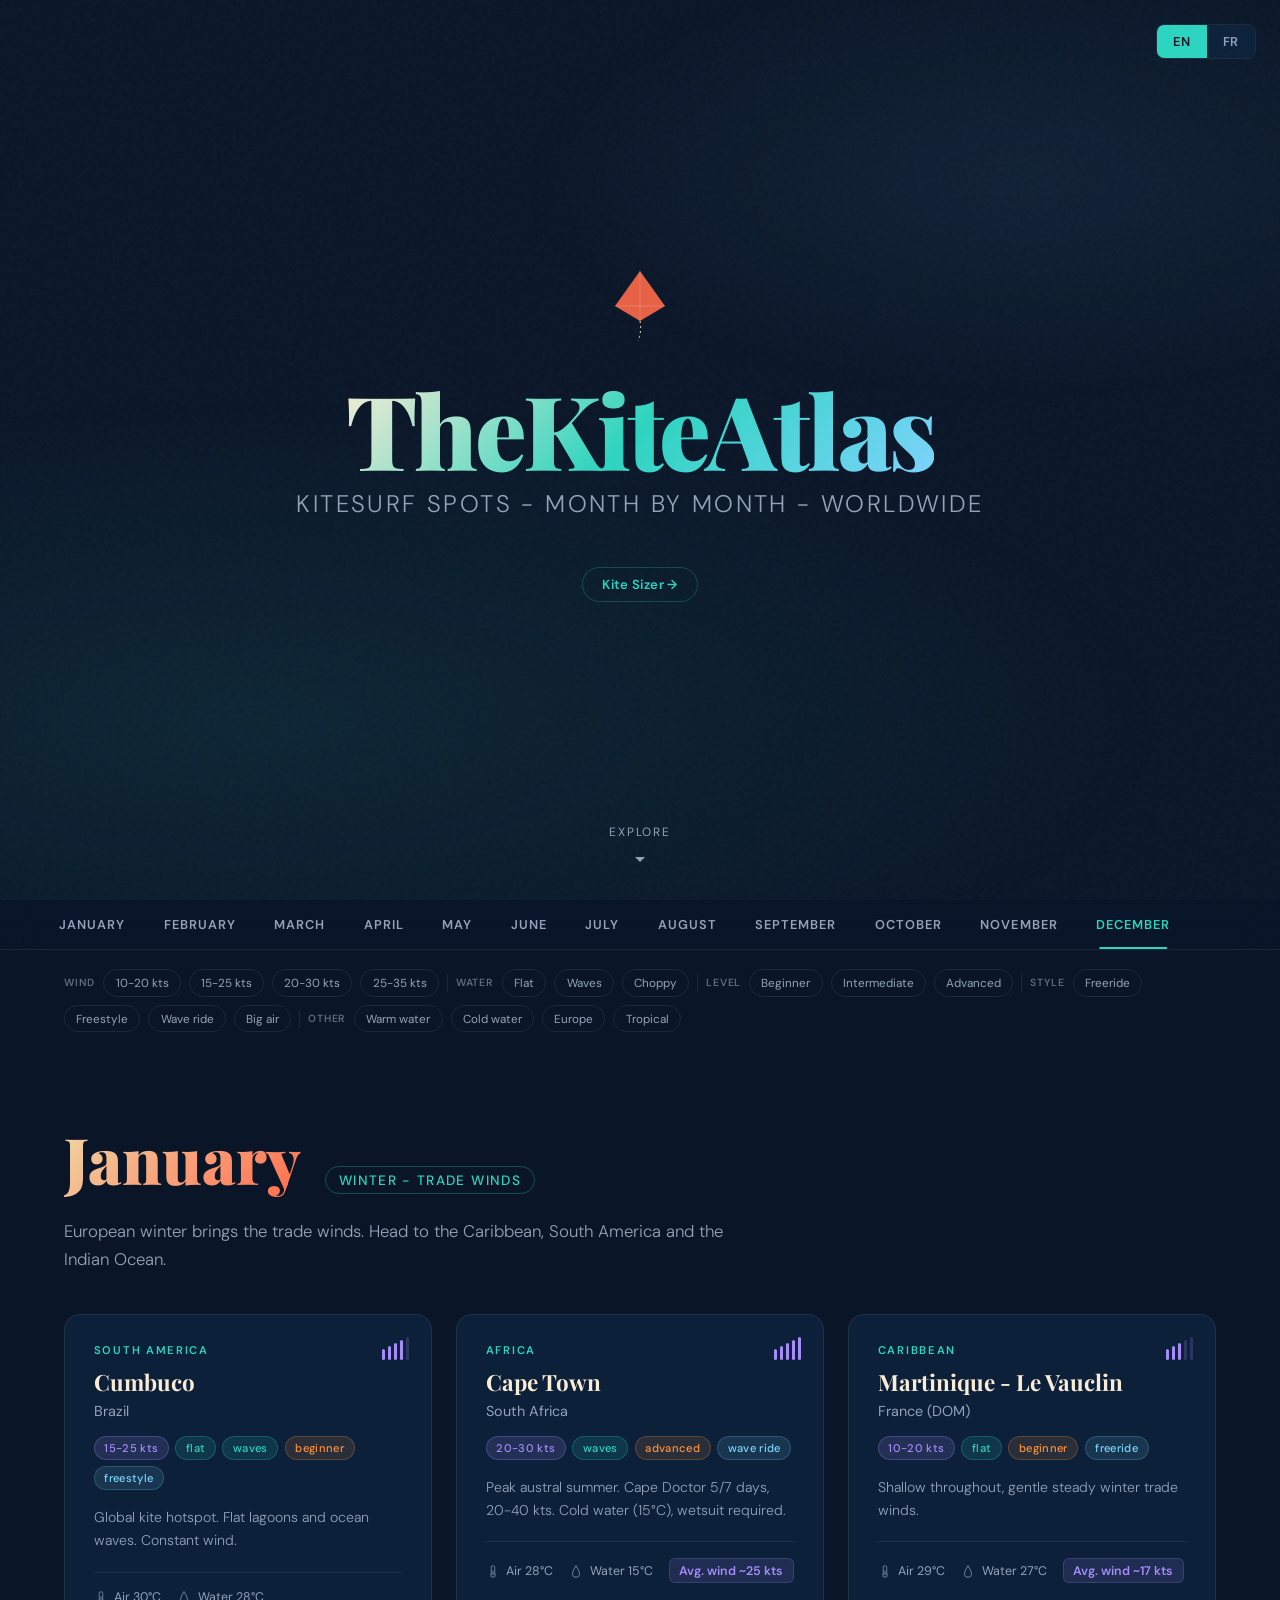
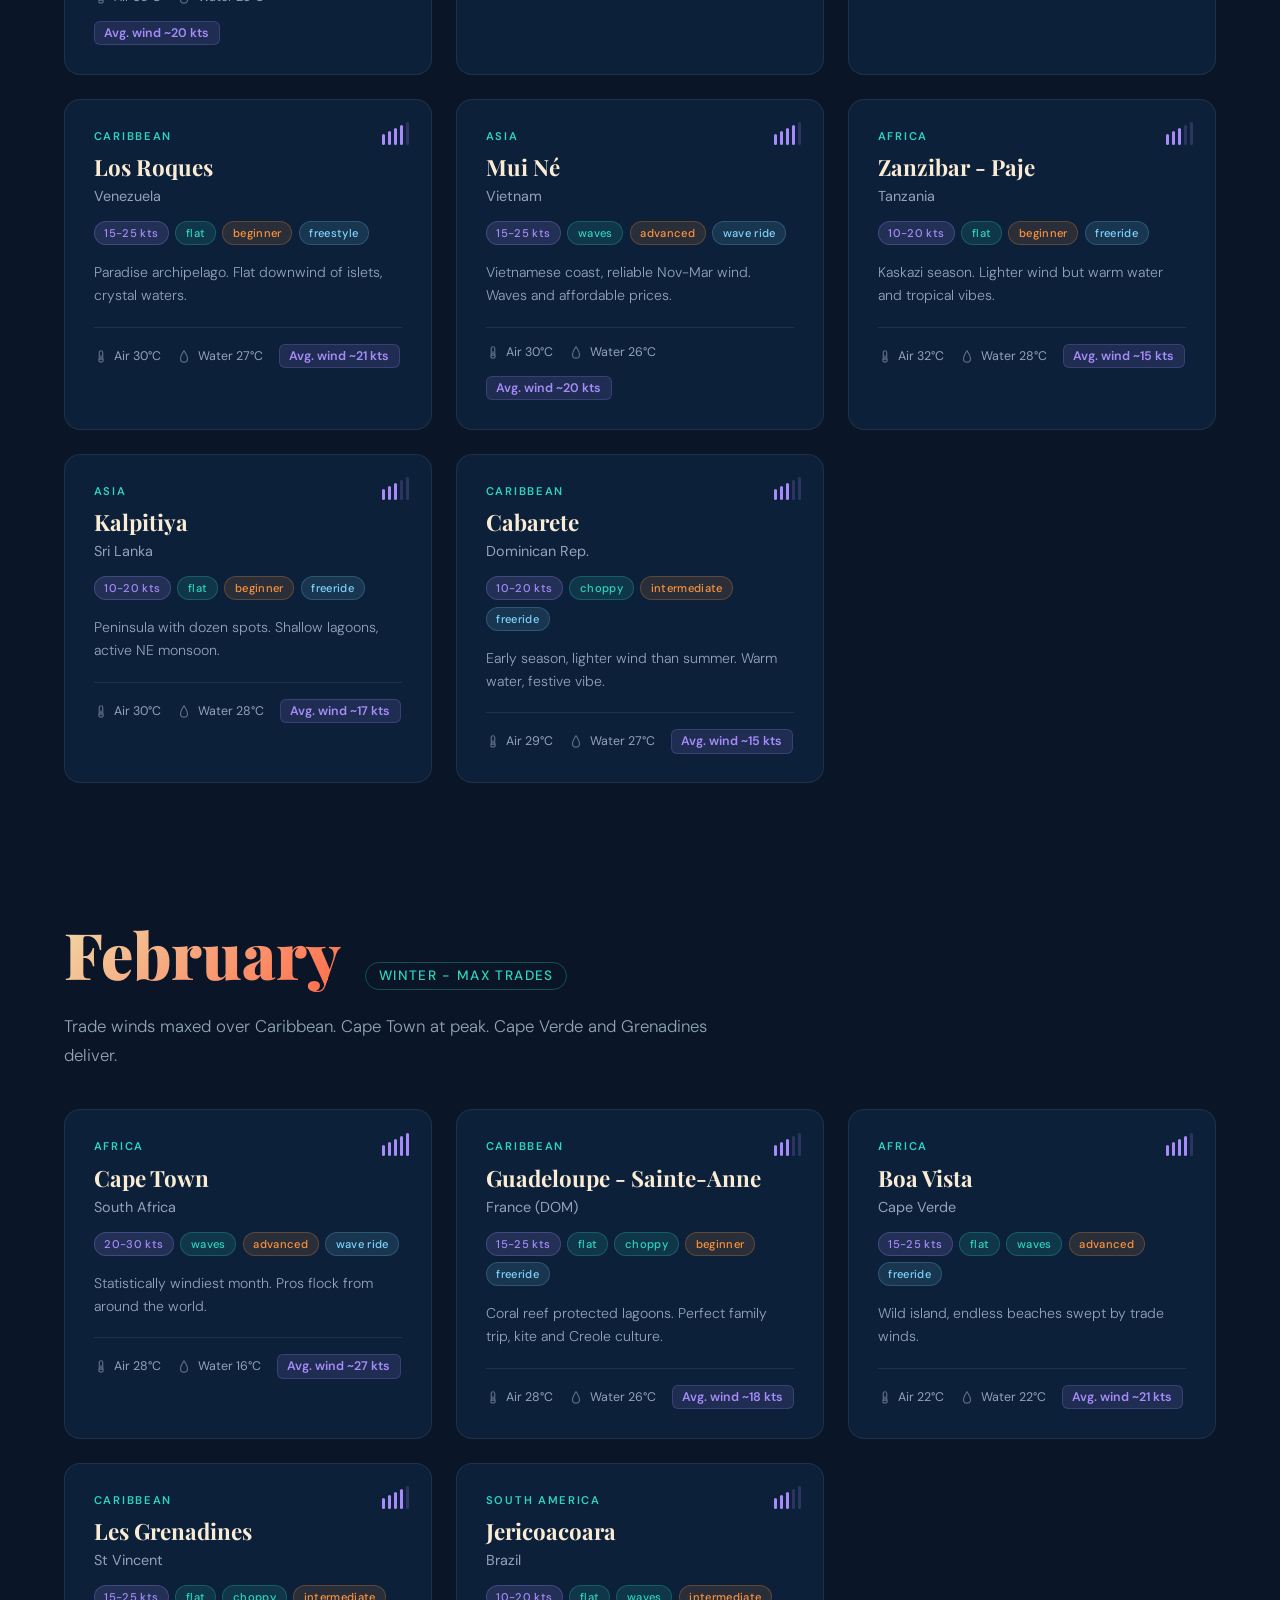
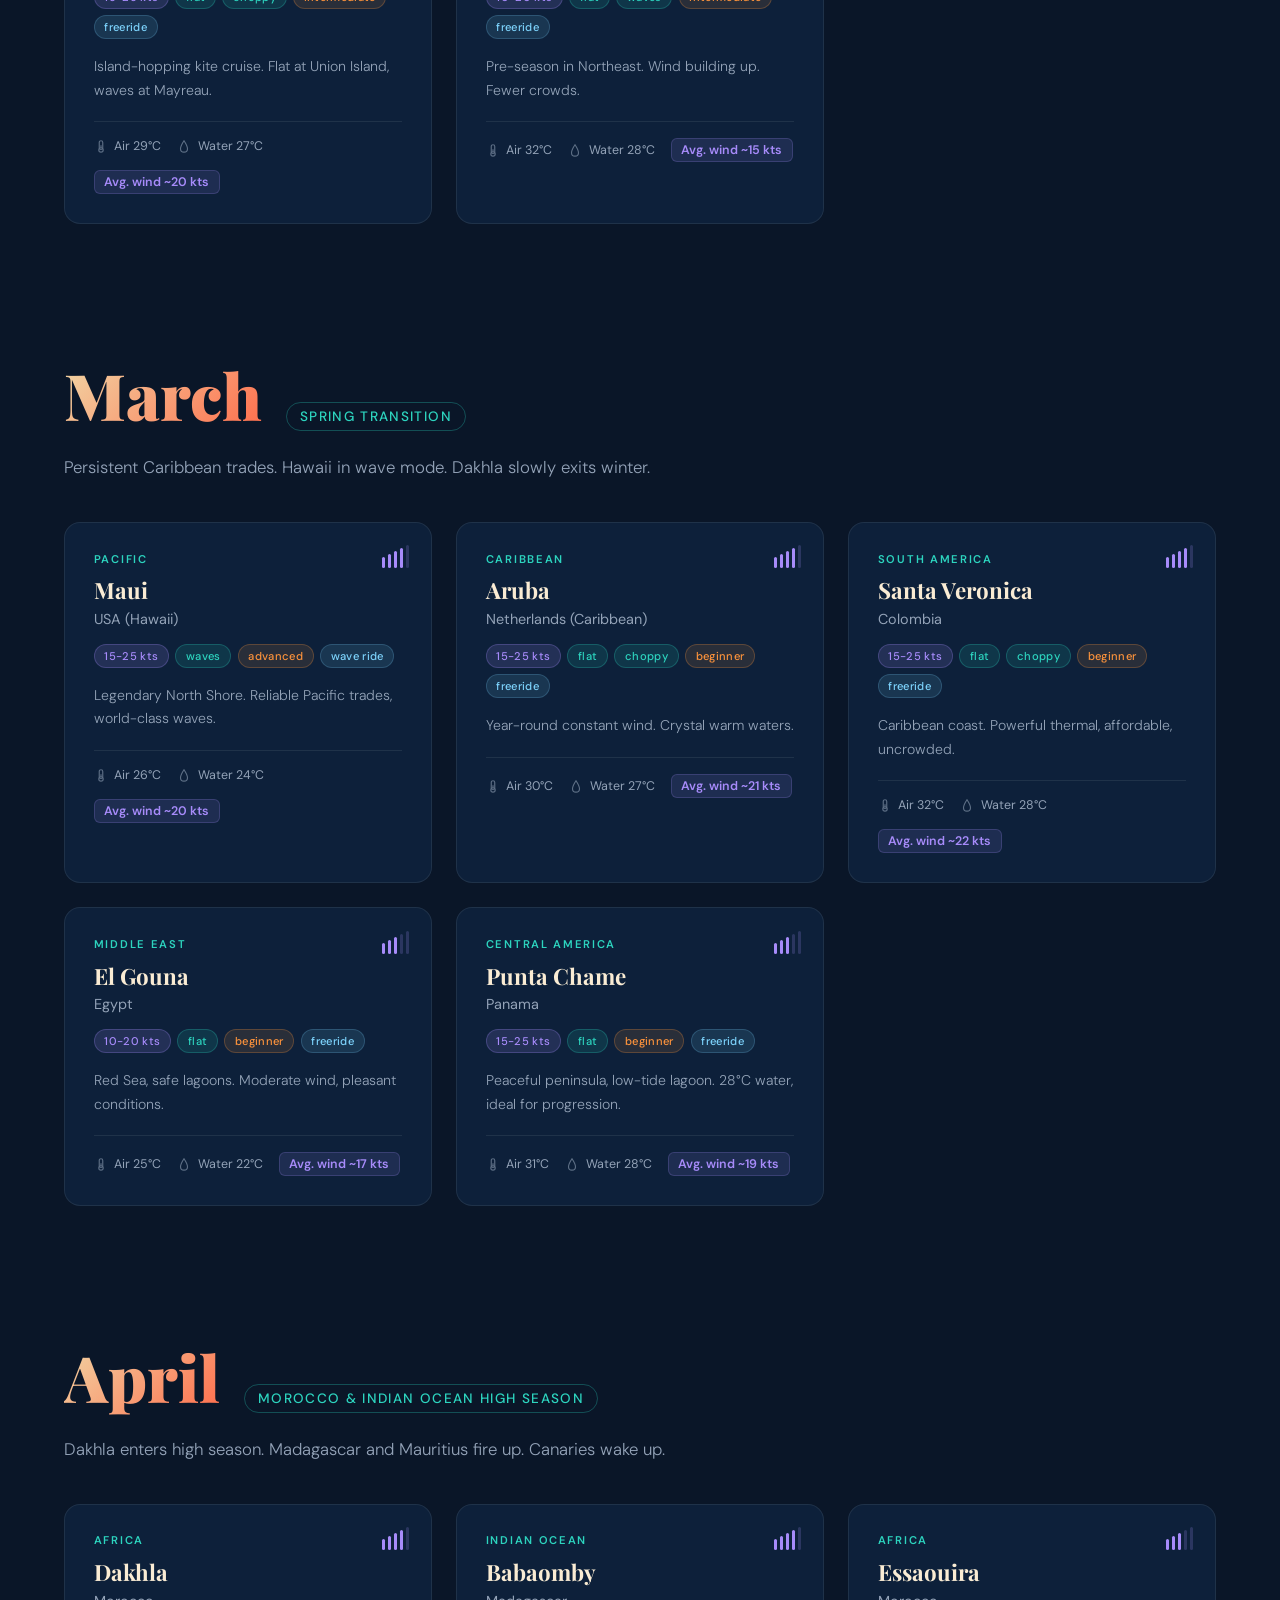
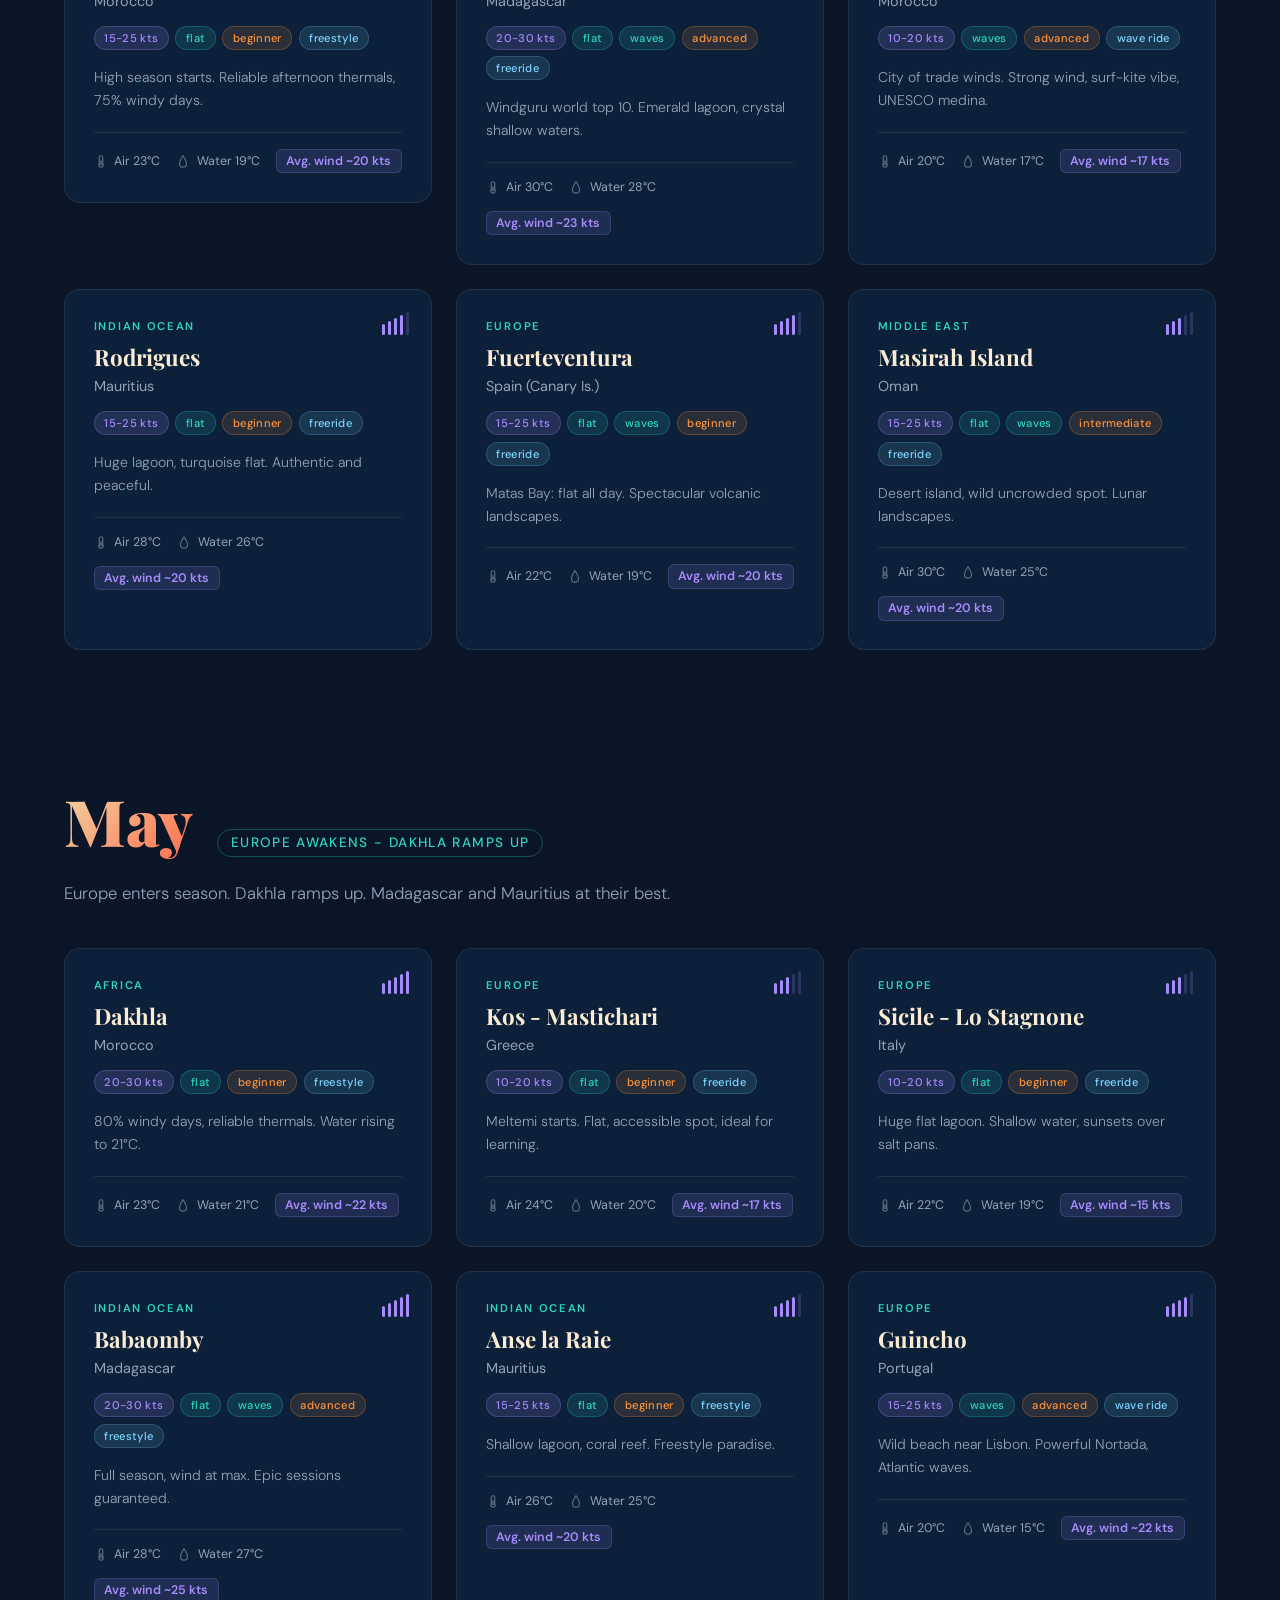
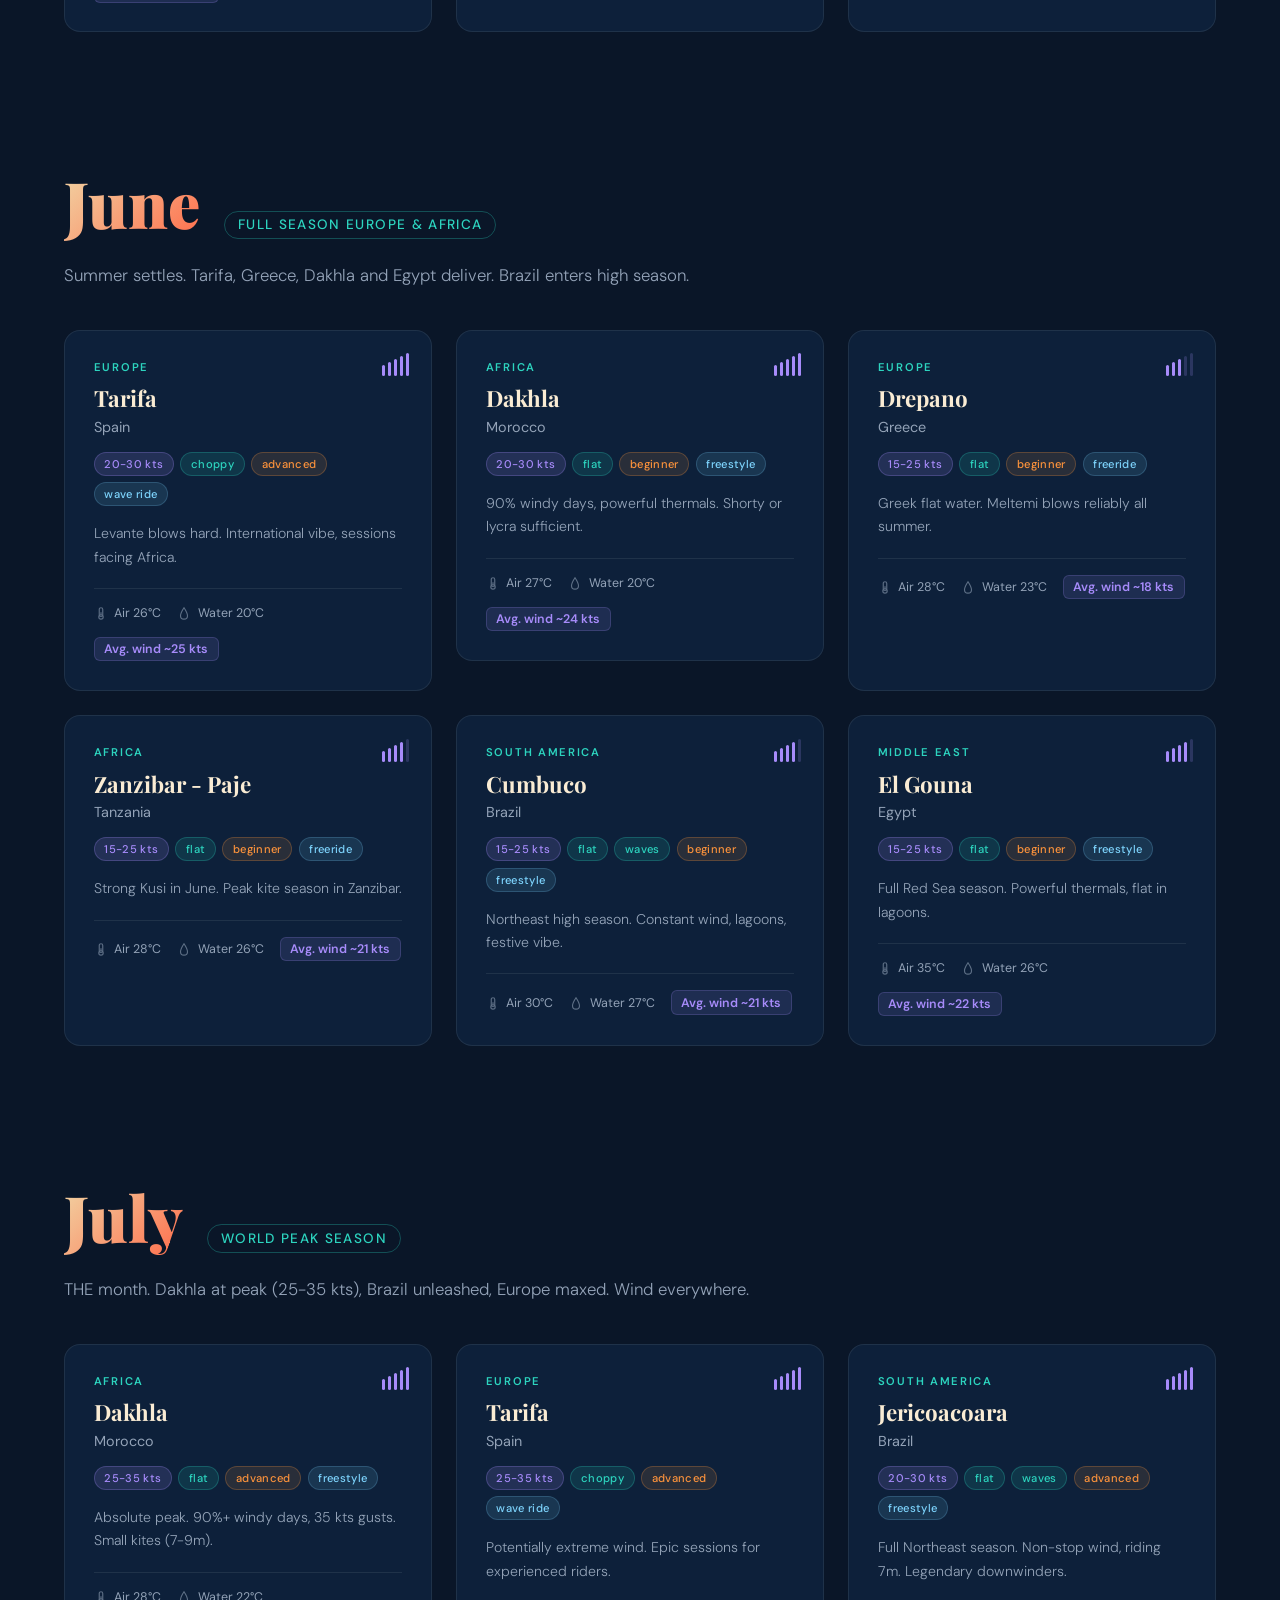
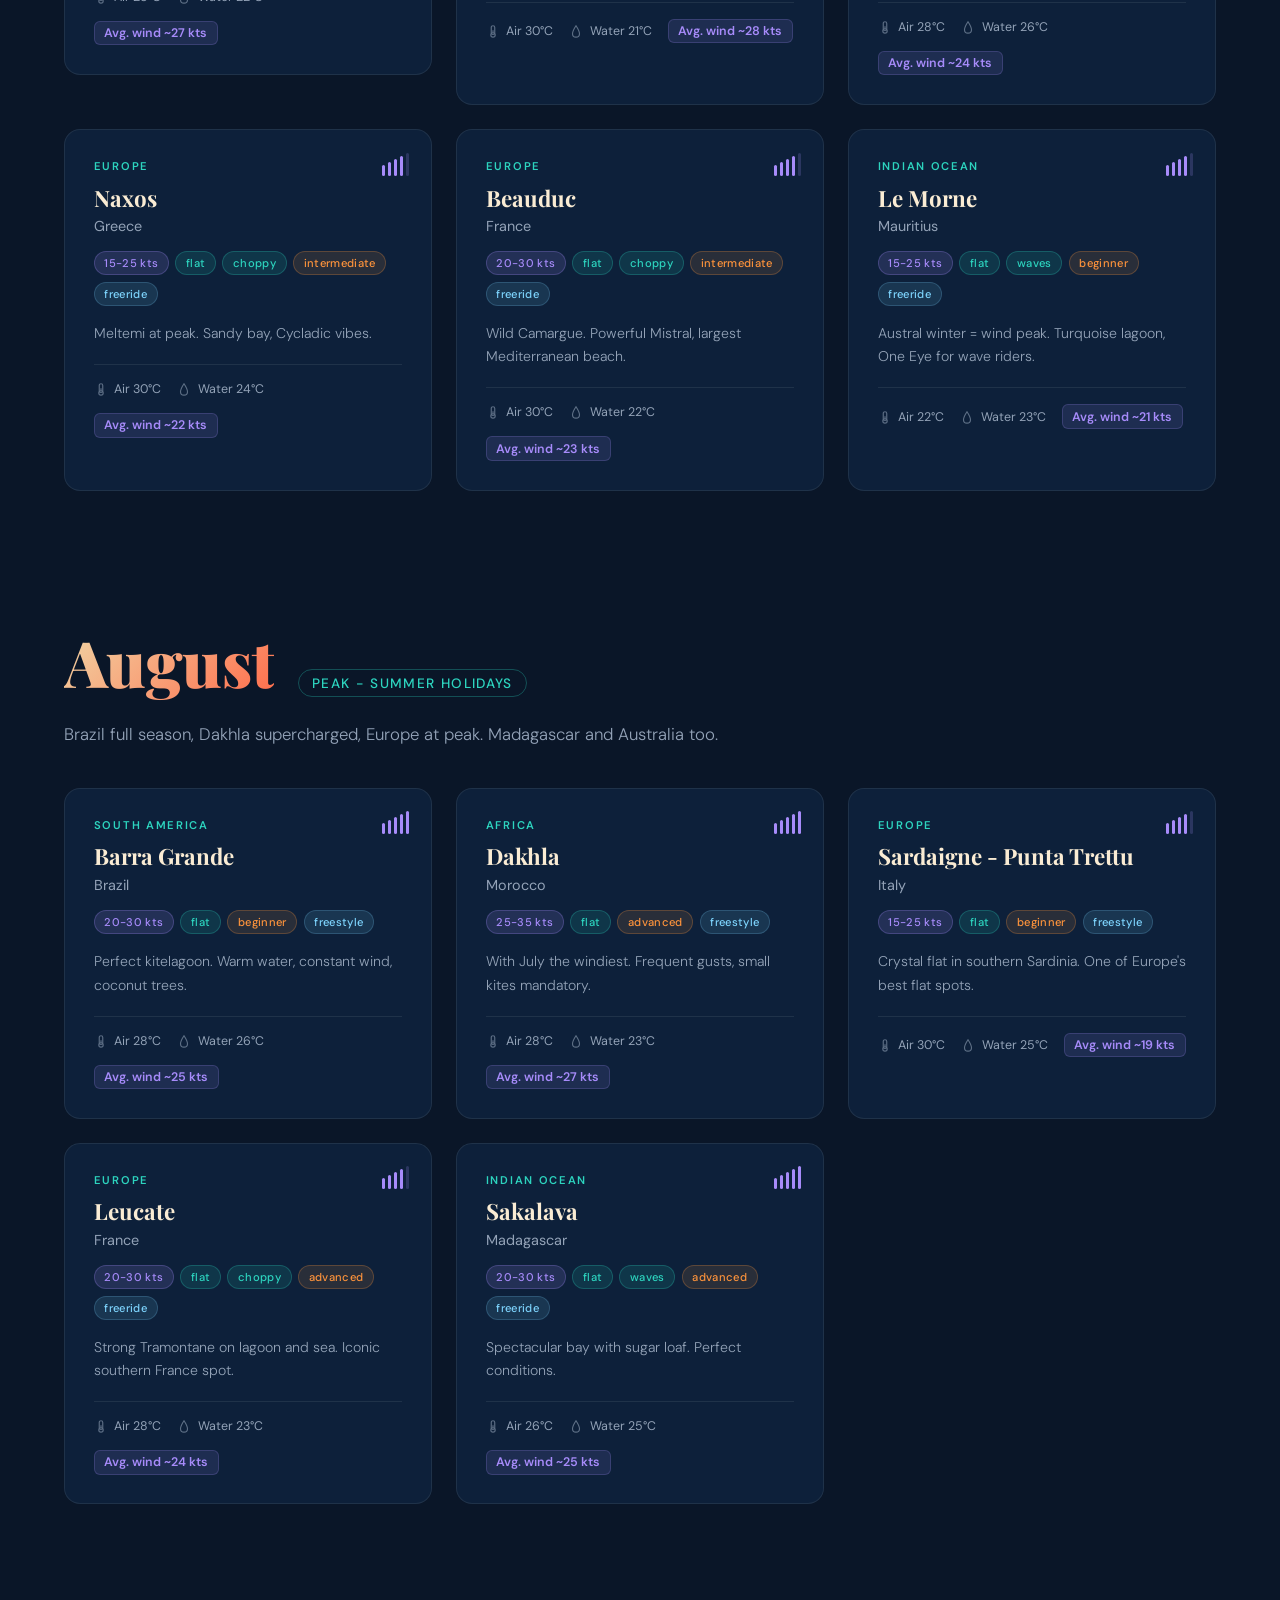
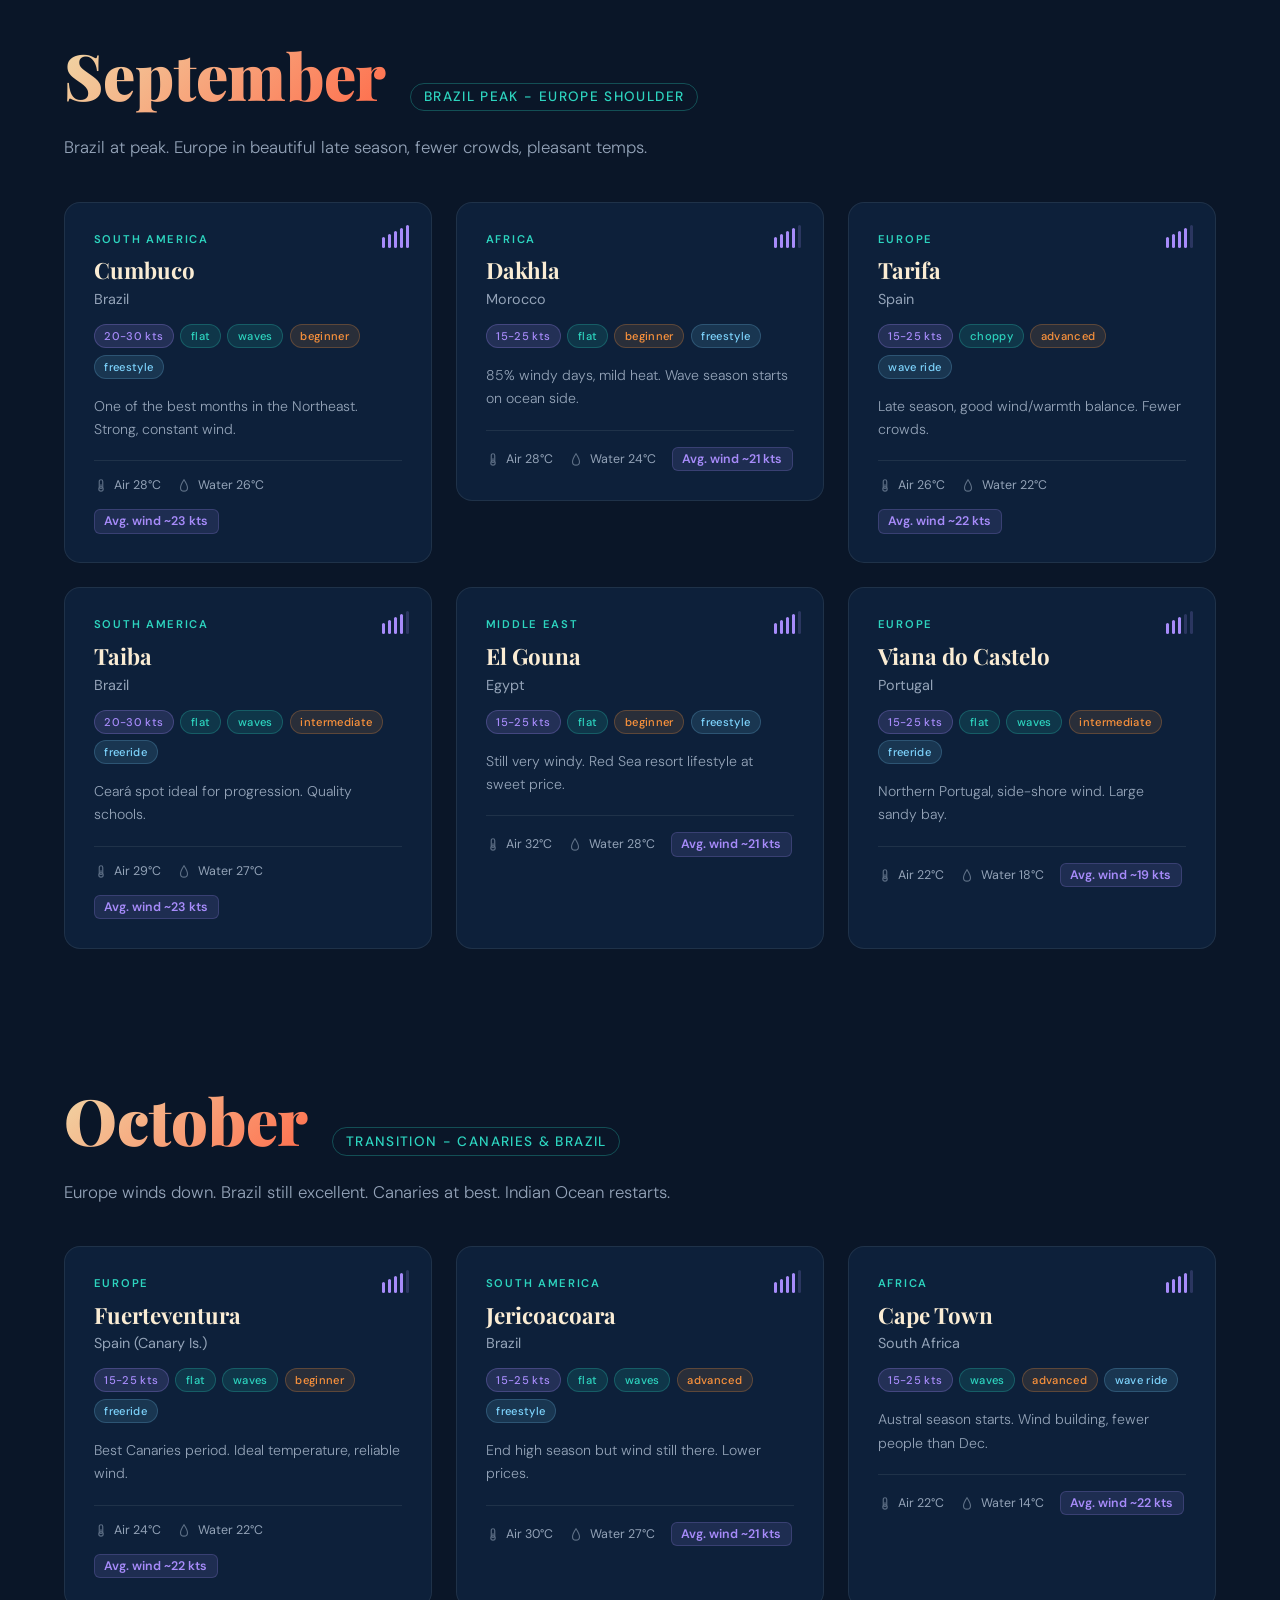
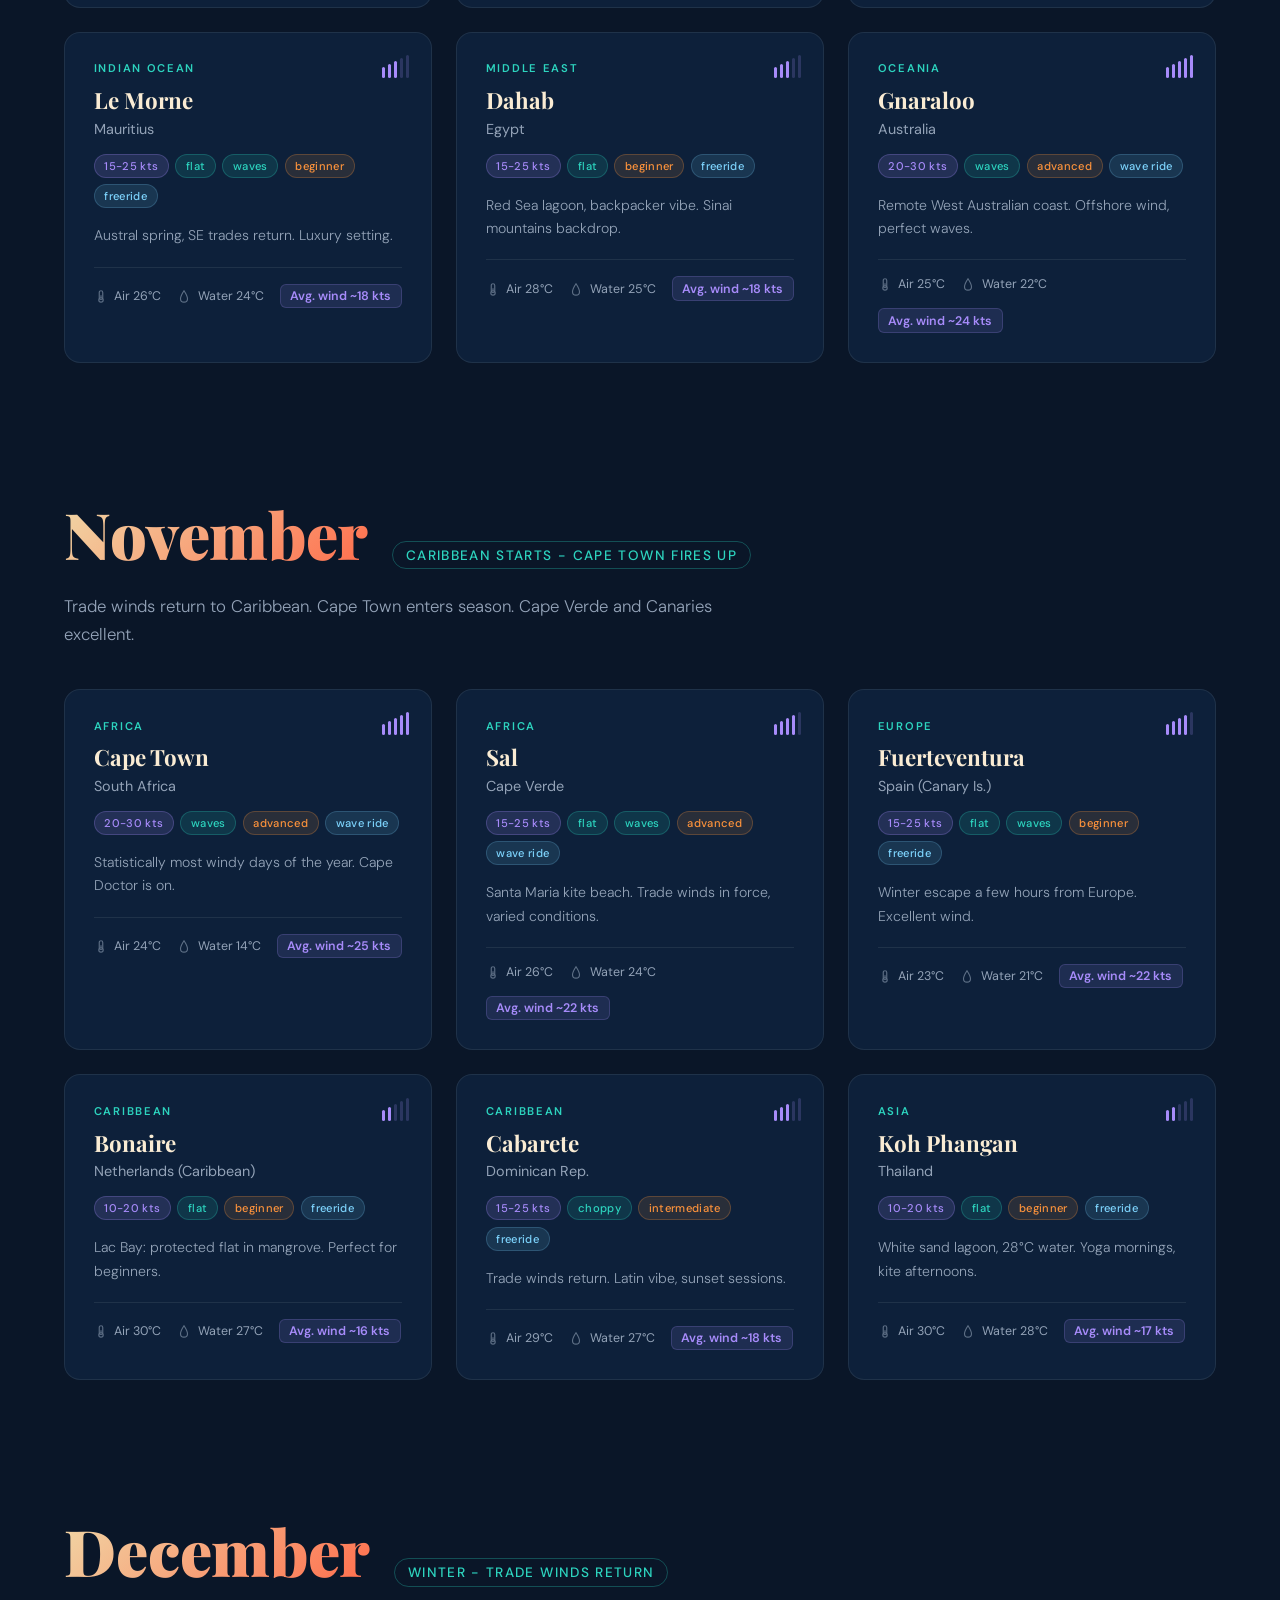
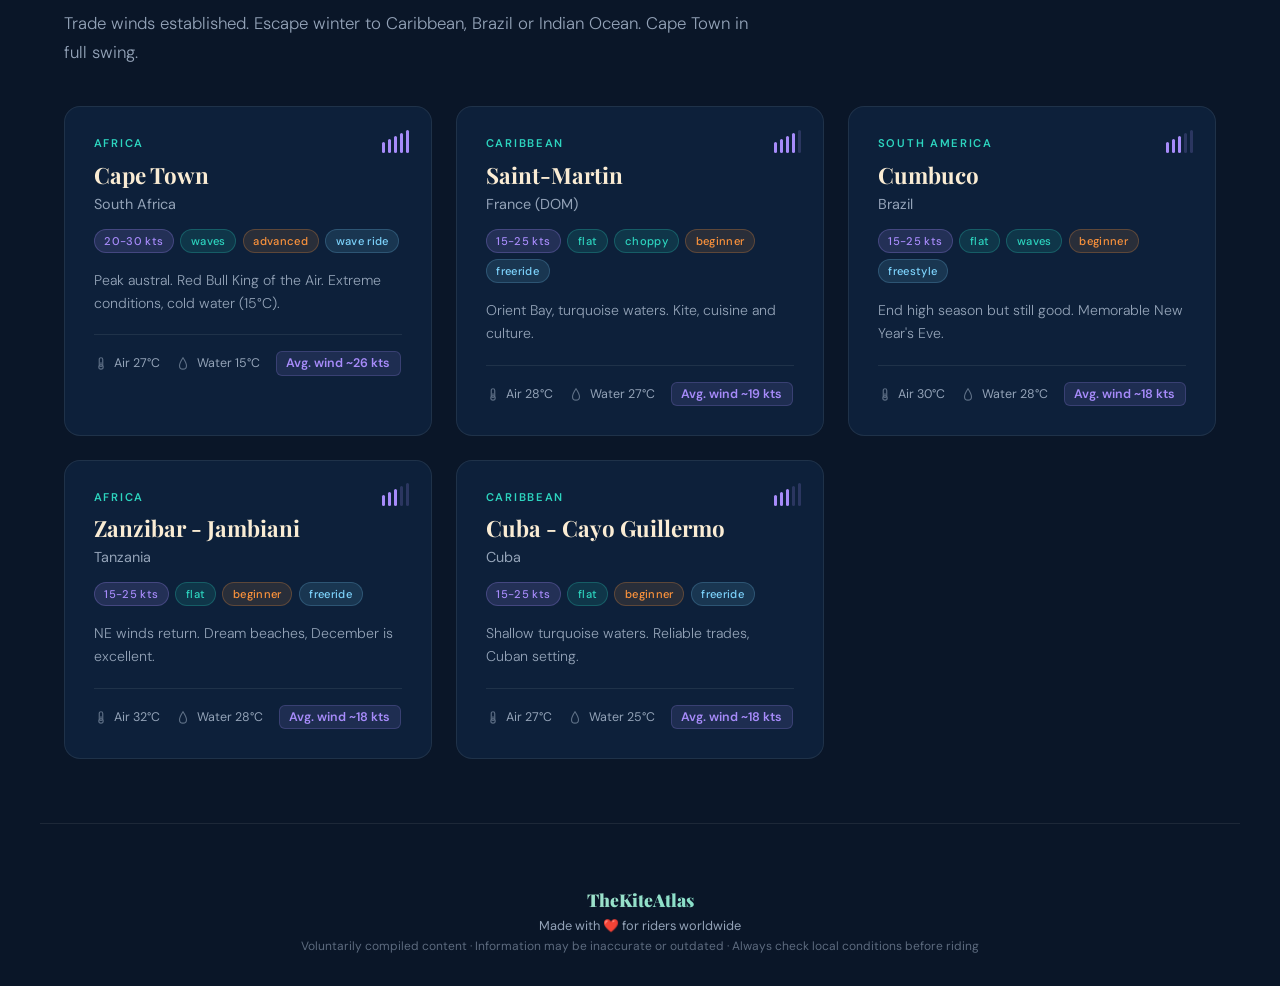
<file: index.html>
<!DOCTYPE html>
<html lang="en">
  <head>
    <meta charset="UTF-8" />
    <meta name="viewport" content="width=device-width, initial-scale=1.0" />
    <title>TheKiteAtlas - Kitesurf Spots Month by Month</title>
    <meta name="description" content="Find the best kitesurf spots month by month. Wind conditions, water temperature, and travel tips for 46+ destinations worldwide." />
    <meta property="og:type" content="website" />
    <meta property="og:title" content="TheKiteAtlas — Kitesurf Spots Month by Month" />
    <meta property="og:description" content="Find the best kitesurf spots month by month. Wind conditions, water temperature, and travel tips for 46+ destinations worldwide." />
    <meta property="og:url" content="https://thekiteatlas.com/" />
    <meta property="og:site_name" content="TheKiteAtlas" />
    <meta name="twitter:card" content="summary" />
    <meta name="twitter:title" content="TheKiteAtlas — Kitesurf Spots Month by Month" />
    <meta name="twitter:description" content="Find the best kitesurf spots month by month. Wind conditions, water temperature, and travel tips for 46+ destinations worldwide." />
    <link rel="icon" href="favicon.svg" type="image/svg+xml" />
    <link rel="apple-touch-icon" href="favicon.svg" />
    <link rel="canonical" href="https://thekiteatlas.com/" />
    <link rel="alternate" hreflang="en" href="https://thekiteatlas.com/" />
    <link rel="alternate" hreflang="fr" href="https://thekiteatlas.com/" />
    <link rel="alternate" hreflang="x-default" href="https://thekiteatlas.com/" />
    <!-- Google tag (gtag.js) -->
    <script async src="https://www.googletagmanager.com/gtag/js?id=G-VEG84EXMMV"></script>
    <script>
      window.dataLayer = window.dataLayer || [];
      function gtag(){dataLayer.push(arguments);}
      gtag('js', new Date());
      gtag('config', 'G-VEG84EXMMV');
    </script>
    <!--
      Fonts: Playfair Display & DM Sans
      Both are open-source, licensed under the SIL Open Font License 1.1
      https://fonts.google.com/specimen/Playfair+Display
      https://fonts.google.com/specimen/DM+Sans
      You can also self-host them if you prefer.
    -->
    <link rel="preconnect" href="https://fonts.googleapis.com" />
    <link rel="preconnect" href="https://fonts.gstatic.com" crossorigin />
    <link
      href="https://fonts.googleapis.com/css2?family=Playfair+Display:wght@400;700;900&family=DM+Sans:wght@300;400;500;600;700&display=swap"
      rel="stylesheet"
    />
    <link rel="stylesheet" href="style.css" />
    <style>

      /* ── Hero ── */

      .hero {
        min-height: 100vh;
        display: flex;
        flex-direction: column;
        align-items: center;
        justify-content: center;
        padding: 2rem;
        text-align: center;
        position: relative;
      }

      .hk {
        width: 80px;
        height: 80px;
        margin-bottom: 2rem;
        animation: fl 4s ease-in-out infinite;
      }

      @keyframes fl {
        0%,
        100% {
          transform: translateY(0) rotate(-5deg);
        }
        50% {
          transform: translateY(-15px) rotate(5deg);
        }
      }

      .hero h1 {
        font-family: "Playfair Display", serif;
        font-size: clamp(3rem, 8vw, 7rem);
        font-weight: 900;
        line-height: 1;
        letter-spacing: -0.03em;
        margin-bottom: 0.5rem;
        background: linear-gradient(135deg, var(--sl), var(--tq), var(--sky));
        -webkit-background-clip: text;
        -webkit-text-fill-color: transparent;
        background-clip: text;
      }

      .hs {
        font-size: clamp(1rem, 2.5vw, 1.5rem);
        font-weight: 300;
        color: var(--ts);
        margin-bottom: 3rem;
        letter-spacing: 0.1em;
        text-transform: uppercase;
      }

      .tool-link {
        display: inline-block;
        font-size: 0.82rem;
        font-weight: 600;
        color: var(--tq);
        text-decoration: none;
        padding: 0.5rem 1.2rem;
        border: 1px solid rgba(45, 212, 191, 0.25);
        border-radius: 100px;
        margin-bottom: 2rem;
        transition: all 0.3s;
        letter-spacing: 0.03em;
      }

      .tool-link:hover {
        background: rgba(45, 212, 191, 0.08);
        border-color: var(--tq);
      }

      /* ── Language switcher (position override for home) ── */
      .ls {
        position: absolute;
        top: 1.5rem;
        right: 1.5rem;
      }

      /* ── Scroll hint ── */

      .sh {
        position: absolute;
        bottom: 2rem;
        display: flex;
        flex-direction: column;
        align-items: center;
        gap: 0.5rem;
        color: var(--ts);
        font-size: 0.75rem;
        letter-spacing: 0.15em;
        text-transform: uppercase;
        animation: pu 2s ease-in-out infinite;
      }

      @keyframes pu {
        0%,
        100% {
          opacity: 0.4;
        }
        50% {
          opacity: 1;
        }
      }

      .sh svg {
        width: 20px;
        animation: bo 2s ease-in-out infinite;
      }

      @keyframes bo {
        0%,
        100% {
          transform: translateY(0);
        }
        50% {
          transform: translateY(6px);
        }
      }

      /* ── Sticky month nav ── */

      .mn {
        position: sticky;
        top: 0;
        z-index: 100;
        backdrop-filter: blur(20px);
        -webkit-backdrop-filter: blur(20px);
        background: rgba(10, 22, 40, 0.85);
        border-bottom: 1px solid var(--gb);
      }

      .mni {
        display: flex;
        overflow-x: auto;
        scrollbar-width: none;
        max-width: 1200px;
        margin: 0 auto;
      }

      .mni::-webkit-scrollbar {
        display: none;
      }

      .mb {
        flex-shrink: 0;
        padding: 1rem 1.2rem;
        background: none;
        border: none;
        color: var(--ts);
        font-family: "DM Sans", sans-serif;
        font-size: 0.8rem;
        font-weight: 600;
        letter-spacing: 0.08em;
        text-transform: uppercase;
        cursor: pointer;
        transition: all 0.3s;
        position: relative;
        white-space: nowrap;
      }

      .mb:hover {
        color: var(--tq);
      }

      .mb.a {
        color: var(--tq);
      }

      .mb.a::after {
        content: "";
        position: absolute;
        bottom: 0;
        left: 50%;
        transform: translateX(-50%);
        width: 60%;
        height: 2px;
        background: var(--tq);
        border-radius: 1px;
      }

      /* ── Filter bar ── */

      .fb {
        max-width: 1200px;
        margin: 0 auto;
        padding: 1.2rem 1.5rem;
        display: flex;
        flex-wrap: wrap;
        gap: 0.5rem;
        align-items: center;
      }

      .fg {
        font-size: 0.65rem;
        font-weight: 600;
        color: var(--ts);
        letter-spacing: 0.08em;
        text-transform: uppercase;
        opacity: 0.6;
      }

      .fs {
        width: 1px;
        height: 18px;
        background: var(--gb);
        flex-shrink: 0;
      }

      .ft {
        font-family: "DM Sans", sans-serif;
        font-size: 0.73rem;
        padding: 0.3rem 0.7rem;
        border-radius: 100px;
        border: 1px solid var(--gb);
        background: transparent;
        color: var(--ts);
        cursor: pointer;
        transition: all 0.3s;
      }

      .ft:hover,
      .ft.a {
        border-color: var(--tq);
        color: var(--tq);
        background: rgba(45, 212, 191, 0.08);
      }

      .ft.a[data-filter="warm"] {
        border-color: var(--coral);
        color: var(--coral);
        background: rgba(255, 107, 74, 0.1);
      }

      .ft.a[data-filter="cold"] {
        border-color: var(--sky);
        color: var(--sky);
        background: rgba(125, 211, 252, 0.1);
      }

      /* ── Month sections ── */

      .ms {
        padding: 4rem 1.5rem;
        max-width: 1200px;
        margin: 0 auto;
      }

      .mh {
        display: flex;
        align-items: baseline;
        gap: 1.5rem;
        margin-bottom: 1rem;
        flex-wrap: wrap;
      }

      .mt {
        font-family: "Playfair Display", serif;
        font-size: clamp(2.5rem, 5vw, 4rem);
        font-weight: 900;
        background: linear-gradient(135deg, var(--sand), var(--coral));
        -webkit-background-clip: text;
        -webkit-text-fill-color: transparent;
        background-clip: text;
      }

      .me {
        font-size: 0.85rem;
        font-weight: 500;
        color: var(--tq);
        letter-spacing: 0.1em;
        text-transform: uppercase;
        padding: 0.3rem 0.8rem;
        border: 1px solid rgba(45, 212, 191, 0.3);
        border-radius: 100px;
      }

      .mi {
        color: var(--ts);
        font-size: 1.05rem;
        line-height: 1.7;
        max-width: 700px;
        margin-bottom: 2.5rem;
        font-weight: 300;
      }

      /* ── Spot grid ── */

      .sg {
        display: grid;
        grid-template-columns: repeat(auto-fill, minmax(330px, 1fr));
        gap: 1.5rem;
      }

      .no-results {
        grid-column: 1 / -1;
        text-align: center;
        padding: 2rem 1rem;
        color: var(--ts);
        font-size: 0.85rem;
        font-style: italic;
      }

      /* ── Spot card ── */

      .sc {
        background: var(--gl);
        border: 1px solid var(--gb);
        border-radius: 16px;
        padding: 1.8rem;
        transition: all 0.4s cubic-bezier(0.4, 0, 0.2, 1);
        position: relative;
        overflow: hidden;
      }

      .sc::before {
        content: "";
        position: absolute;
        top: 0;
        left: 0;
        right: 0;
        height: 3px;
        background: linear-gradient(90deg, var(--tq), var(--coral));
        opacity: 0;
        transition: opacity 0.4s;
      }

      .sc:hover {
        transform: translateY(-4px);
        border-color: rgba(255, 255, 255, 0.15);
        box-shadow: 0 20px 60px rgba(0, 0, 0, 0.3);
      }

      .sc:hover::before {
        opacity: 1;
      }

      .sc.H {
        display: none;
      }

      .ws {
        position: absolute;
        top: 1.4rem;
        right: 1.4rem;
        display: flex;
        align-items: flex-end;
        gap: 3px;
      }

      .ws .wb {
        width: 3px;
        border-radius: 1.5px;
      }

      .sr {
        font-size: 0.7rem;
        font-weight: 600;
        letter-spacing: 0.15em;
        text-transform: uppercase;
        color: var(--tq);
        margin-bottom: 0.6rem;
      }

      .sn {
        font-family: "Playfair Display", serif;
        font-size: 1.4rem;
        font-weight: 700;
        margin-bottom: 0.3rem;
        color: var(--sl);
      }

      .so {
        font-size: 0.9rem;
        color: var(--ts);
        margin-bottom: 1rem;
      }

      /* ── Spot card tag rows ── */

      .st {
        display: flex;
        flex-wrap: wrap;
        gap: 0.4rem;
        margin-bottom: 1rem;
      }

      .tg {
        font-size: 0.7rem;
        font-weight: 500;
        padding: 0.25rem 0.6rem;
        border-radius: 100px;
        letter-spacing: 0.03em;
      }

      .tw {
        background: rgba(167, 139, 250, 0.15);
        color: var(--wi);
        border: 1px solid rgba(167, 139, 250, 0.25);
      }

      .ta {
        background: rgba(45, 212, 191, 0.12);
        color: var(--tq);
        border: 1px solid rgba(45, 212, 191, 0.25);
      }

      .tl {
        background: rgba(251, 146, 60, 0.12);
        color: var(--sun);
        border: 1px solid rgba(251, 146, 60, 0.25);
      }

      .tt {
        background: rgba(125, 211, 252, 0.12);
        color: var(--sky);
        border: 1px solid rgba(125, 211, 252, 0.2);
      }

      /* ── Card details ── */

      .sd {
        font-size: 0.88rem;
        line-height: 1.65;
        color: var(--ts);
        font-weight: 300;
      }

      .sm {
        display: flex;
        flex-wrap: wrap;
        gap: 1rem;
        margin-top: 1.2rem;
        padding-top: 1rem;
        border-top: 1px solid var(--gb);
      }

      .si {
        display: flex;
        align-items: center;
        gap: 0.4rem;
        font-size: 0.78rem;
        color: var(--ts);
      }

      .si svg {
        width: 14px;
        height: 14px;
        opacity: 0.6;
      }

      .wa {
        background: rgba(167, 139, 250, 0.12);
        color: var(--wi);
        padding: 0.2rem 0.6rem;
        border-radius: 6px;
        font-weight: 600;
        font-size: 0.78rem;
        border: 1px solid rgba(167, 139, 250, 0.2);
      }

      /* ── Footer (home specifics) ── */
      footer {
        padding: 4rem 1.5rem 2rem;
        max-width: 1200px;
      }

      /* ── Responsive ── */

      @media (max-width: 768px) {
        .sg {
          grid-template-columns: 1fr;
        }
        .ms {
          padding: 3rem 1rem;
        }
        .sc {
          padding: 1.4rem;
        }
        .ls {
          top: 1rem;
          right: 1rem;
        }
      }

      html {
        scroll-behavior: smooth;
      }
    </style>
  </head>

  <body>
    <div class="G"></div>

    <div class="C">
      <!-- Hero -->
      <section class="hero">
        <div class="ls" role="group" aria-label="Language switcher">
          <button class="lb a" data-lang="en" onclick="switchLang('en')" aria-label="English">EN</button>
          <button class="lb" data-lang="fr" onclick="switchLang('fr')" aria-label="Fran&#231;ais">FR</button>
        </div>

        <svg class="hk" viewBox="0 0 80 80" fill="none" xmlns="http://www.w3.org/2000/svg" role="img" aria-label="Kite logo">
          <path d="M40 5 L65 40 L40 55 L15 40 Z" fill="url(#kG)" opacity=".9" />
          <path d="M40 5 L40 55" stroke="rgba(255,255,255,.3)" stroke-width=".5" />
          <path d="M15 40 L65 40" stroke="rgba(255,255,255,.3)" stroke-width=".5" />
          <path d="M40 55 Q42 65 38 75" stroke="var(--sand)" stroke-width="1" fill="none" stroke-dasharray="2 3" />
          <defs>
            <linearGradient id="kG" x1="15" y1="5" x2="65" y2="55">
              <stop offset="0%" stop-color="#ff6b4a" />
              <stop offset="50%" stop-color="#fb923c" />
              <stop offset="100%" stop-color="#2dd4bf" />
            </linearGradient>
          </defs>
        </svg>

        <h1>TheKiteAtlas</h1>
        <p class="hs" id="hSub"></p>

        <a class="tool-link" href="tools/kite-sizer/" id="kiteSizerLink">Kite Sizer →</a>

        <div class="sh">
          <span id="hExp"></span>
          <svg viewBox="0 0 20 20" fill="currentColor" aria-hidden="true">
            <path d="M10 14l-5-5h10l-5 5z" />
          </svg>
        </div>
      </section>

      <!-- Sticky month nav -->
      <nav class="mn" id="MN" aria-label="Month navigation">
        <div class="mni" id="MNI"></div>
      </nav>

      <!-- Filter bar -->
      <div class="fb" id="FB" role="group" aria-label="Spot filters"></div>

      <!-- Month sections -->
      <div id="MS"></div>

      <!-- Footer -->
      <footer>
        <div class="logo">TheKiteAtlas</div>
        <p id="FT"></p>
        <p style="margin-top:4px;font-size:0.75rem;color:var(--ts);opacity:0.6" id="FTW"></p>
      </footer>
    </div>

    <script>
      /* ═══════════════════════════════════════════
         UI translations (lightweight, kept inline)
         ═══════════════════════════════════════════ */
      const UI = {
        fr: {
          sub: "Spots de kitesurf - mois par mois - dans le monde entier",
          exp: "Explorer",
          fl: "Filtrer :",
          fg: { wind: "Vent", water: "Eau", level: "Niveau", style: "Style", cond: "Autres" },
          filters: {
            "10-20 kts": "10-20 kts", "15-25 kts": "15-25 kts", "20-30 kts": "20-30 kts", "25-35 kts": "25-35 kts",
            flat: "Flat", waves: "Vagues", choppy: "Clapot",
            beginner: "Débutant", intermediate: "Intermédiaire", advanced: "Confirmé",
            freeride: "Freeride", freestyle: "Freestyle", "wave ride": "Wave ride", "big air": "Big air",
            warm: "Eau chaude", cold: "Eau froide",
            europe: "Europe", tropical: "Tropical",
          },
          nr: "Pas de spot ce mois-ci avec ces critères — essaie une autre combinaison !",
          fo: "Fait avec ❤️ pour les riders du monde entier",
          fd: "Contenu compilé bénévolement · Les informations peuvent être inexactes ou périmées · Vérifiez toujours les conditions locales avant de naviguer",
          ai: "Air",
          wa: "Eau",
          aw: "Vent moy.",
          mo: [
            "Janvier", "Février", "Mars", "Avril", "Mai", "Juin",
            "Juillet", "Août", "Septembre", "Octobre", "Novembre", "Décembre",
          ],
        },
        en: {
          sub: "Kitesurf spots - month by month - worldwide",
          exp: "Explore",
          fl: "Filter:",
          fg: { wind: "Wind", water: "Water", level: "Level", style: "Style", cond: "Other" },
          filters: {
            "10-20 kts": "10-20 kts", "15-25 kts": "15-25 kts", "20-30 kts": "20-30 kts", "25-35 kts": "25-35 kts",
            flat: "Flat", waves: "Waves", choppy: "Choppy",
            beginner: "Beginner", intermediate: "Intermediate", advanced: "Advanced",
            freeride: "Freeride", freestyle: "Freestyle", "wave ride": "Wave ride", "big air": "Big air",
            warm: "Warm water", cold: "Cold water",
            europe: "Europe", tropical: "Tropical",
          },
          nr: "No spots this month with these filters — try another combo!",
          fo: "Made with ❤️ for riders worldwide",
          fd: "Voluntarily compiled content · Information may be inaccurate or outdated · Always check local conditions before riding",
          ai: "Air",
          wa: "Water",
          aw: "Avg. wind",
          mo: [
            "January", "February", "March", "April", "May", "June",
            "July", "August", "September", "October", "November", "December",
          ],
        },
      };

      /* ═══════════════════════════════════════════
         State
         ═══════════════════════════════════════════ */
      let lang = "en";
      let activeFilters = new Set();
      let spotsData = null; // loaded from JSON

      /* ═══════════════════════════════════════════
         Load spots.json then boot the app
         ═══════════════════════════════════════════ */
      fetch("spots.json")
        .then((r) => {
          if (!r.ok) throw new Error("Failed to load spots.json");
          return r.json();
        })
        .then((data) => {
          spotsData = data.months;
          /* Detect browser language: use French if any navigator language starts with "fr" */
          const browserLang = (navigator.languages || [navigator.language || "en"])
            .some((l) => l.toLowerCase().startsWith("fr"))
            ? "fr"
            : "en";
          switchLang(browserLang);
        })
        .catch((err) => {
          console.error(err);
          document.getElementById("MS").innerHTML =
            '<p style="text-align:center;padding:4rem;color:var(--coral)">Impossible de charger les données (spots.json).</p>';
        });

      /* ═══════════════════════════════════════════
         Build month navigation
         ═══════════════════════════════════════════ */
      function buildNav() {
        const container = document.getElementById("MNI");
        container.innerHTML = spotsData
          .map(
            (m, i) =>
              `<button class="mb${i === 0 ? " a" : ""}" data-month="${m.id}">${UI[lang].mo[i]}</button>`
          )
          .join("");

        container.querySelectorAll(".mb").forEach((btn) =>
          btn.addEventListener("click", () => {
            const section = document.getElementById(btn.dataset.month);
            if (section) {
              const navH = document.getElementById("MN").offsetHeight;
              window.scrollTo({
                top: section.getBoundingClientRect().top + window.scrollY - navH - 10,
                behavior: "smooth",
              });
            }
          })
        );
      }

      /* ═══════════════════════════════════════════
         Build filter bar
         ═══════════════════════════════════════════ */
      function buildFilters() {
        const t = UI[lang];
        const groups = [
          { label: t.fg.wind,  keys: ["10-20 kts", "15-25 kts", "20-30 kts", "25-35 kts"] },
          { label: t.fg.water, keys: ["flat", "waves", "choppy"] },
          { label: t.fg.level, keys: ["beginner", "intermediate", "advanced"] },
          { label: t.fg.style, keys: ["freeride", "freestyle", "wave ride", "big air"] },
          { label: t.fg.cond,  keys: ["warm", "cold", "europe", "tropical"] },
        ];
        const html = groups.map((g) =>
          `<span class="fg">${g.label}</span>` +
          g.keys.map((k) =>
            `<button class="ft${activeFilters.has(k) ? " a" : ""}" data-filter="${k}">${t.filters[k]}</button>`
          ).join("")
        ).join('<span class="fs"></span>');
        document.getElementById("FB").innerHTML = html;
      }

      /* ═══════════════════════════════════════════
         Render a single spot card
         ═══════════════════════════════════════════ */
      const TAG_CLASSES = ["tw", "ta", "tl", "tt"];

      function renderSpotCard(spot) {
        const t = UI[lang];
        const country = spot.country[lang];
        const region = spot.region[lang];
        const tags = spot.tags[lang];
        const desc = spot.description[lang];

        const tagsHtml = tags
          .flatMap((group, j) =>
            group.map((g) => `<span class="tg ${TAG_CLASSES[j] || "tt"}">${g}</span>`)
          )
          .join("");

        const windBars = [1, 2, 3, 4, 5]
          .map(
            (x) =>
              `<div class="wb${x <= spot.wind_score ? " a" : ""}" style="height:${8 + x * 3}px"></div>`
          )
          .join("");

        const spotPage = { "Dakhla": "spots/dakhla/" }[spot.name];
        const wrapper = spotPage
          ? `href="${spotPage}" style="text-decoration:none;color:inherit;display:block"`
          : null;

        const cardOpen  = wrapper ? `<a ${wrapper}>` : ``;
        const cardClose = wrapper ? `</a>`            : ``;

        return cardOpen + `
          <article class="sc" data-tags='${JSON.stringify(spot.tags.en)}' data-region='${JSON.stringify(spot.filters.filter(f=>["europe","tropical"].includes(f)))}' data-water="${spot.water_temp}" style="${spotPage?'cursor:pointer':''}">
            <div class="ws">${windBars}</div>
            <div class="sr">${region}</div>
            <h3 class="sn">${spot.name}</h3>
            <div class="so">${country}</div>
            <div class="st">${tagsHtml}</div>
            <p class="sd">${desc}</p>
            <div class="sm">
              <div class="si">
                <svg viewBox="0 0 16 16" fill="none" stroke="currentColor" stroke-width="1.3" aria-hidden="true">
                  <rect x="6" y="2" width="4" height="10" rx="2"/>
                  <circle cx="8" cy="12.5" r="2.5"/>
                  <line x1="8" y1="7" x2="8" y2="10"/>
                </svg>
                ${t.ai} ${spot.air_temp}°C
              </div>
              <div class="si">
                <svg viewBox="0 0 16 16" fill="none" stroke="currentColor" stroke-width="1.3" aria-hidden="true">
                  <path d="M8 2 Q4 8 4 11 a4 4 0 0 0 8 0 Q12 8 8 2Z"/>
                </svg>
                ${t.wa} ${spot.water_temp}°C
              </div>
              <div class="si">
                <span class="wa">${t.aw} ~${spot.avg_wind_kts} kts</span>
              </div>
            </div>
          </article>
        ` + cardClose;
      }

      /* ═══════════════════════════════════════════
         Build all month sections
         ═══════════════════════════════════════════ */
      function buildSections() {
        const t = UI[lang];
        const container = document.getElementById("MS");

        container.innerHTML = spotsData
          .map((month, i) => {
            const loc = month[lang];
            const cards = month.spots.map(renderSpotCard).join("");

            return `
              <section class="ms" id="${month.id}">
                <div class="mh">
                  <h2 class="mt">${t.mo[i]}</h2>
                  <span class="me">${loc.season}</span>
                </div>
                <p class="mi">${loc.intro}</p>
                <div class="sg">${cards}</div>
              </section>
            `;
          })
          .join("");

        setupScrollObserver();
      }

      /* ═══════════════════════════════════════════
         Scroll observer — highlights active month
         ═══════════════════════════════════════════ */
      function setupScrollObserver() {
        const navButtons = document.querySelectorAll(".mb");

        const observer = new IntersectionObserver(
          (entries) => {
            entries.forEach((entry) => {
              if (entry.isIntersecting) {
                navButtons.forEach((b) => b.classList.remove("a"));
                const btn = document.querySelector(`.mb[data-month="${entry.target.id}"]`);
                if (btn) {
                  btn.classList.add("a");
                  btn.scrollIntoView({ behavior: "smooth", block: "nearest", inline: "center" });
                }
              }
            });
          },
          { threshold: 0.15, rootMargin: "-80px 0px -60% 0px" }
        );

        document.querySelectorAll("section.ms").forEach((s) => observer.observe(s));
      }

      /* ═══════════════════════════════════════════
         Apply active filter to all cards
         ═══════════════════════════════════════════ */
      const WIND_KEYS = new Set(["10-20 kts", "15-25 kts", "20-30 kts", "25-35 kts"]);
      const WATER_KEYS = new Set(["flat", "waves", "choppy"]);
      const LEVEL_KEYS = new Set(["beginner", "intermediate", "advanced"]);
      const STYLE_KEYS = new Set(["freeride", "freestyle", "wave ride", "big air"]);

      function applyFilter() {
        document.querySelectorAll(".sc").forEach((card) => {
          const tags = JSON.parse(card.dataset.tags || "[[],[],[],[]]");
          const region = JSON.parse(card.dataset.region || "[]");
          const waterTemp = parseInt(card.dataset.water);

          if (activeFilters.size === 0) {
            card.classList.remove("H");
            return;
          }

          let show = true;
          for (const f of activeFilters) {
            if (WIND_KEYS.has(f)) { if (!tags[0].includes(f)) show = false; }
            else if (WATER_KEYS.has(f)) { if (!tags[1].includes(f)) show = false; }
            else if (LEVEL_KEYS.has(f)) { if (!tags[2].includes(f)) show = false; }
            else if (STYLE_KEYS.has(f)) { if (!tags[3].includes(f)) show = false; }
            else if (f === "warm") { if (waterTemp < 23) show = false; }
            else if (f === "cold") { if (waterTemp >= 20) show = false; }
            else if (f === "europe" || f === "tropical") { if (!region.includes(f)) show = false; }
            if (!show) break;
          }

          card.classList.toggle("H", !show);
        });

        document.querySelectorAll("section.ms").forEach((section) => {
          const cards = section.querySelectorAll(".sc");
          const visible = [...cards].some((c) => !c.classList.contains("H"));
          let msg = section.querySelector(".no-results");
          if (!visible && cards.length > 0) {
            if (!msg) {
              msg = document.createElement("p");
              msg.className = "no-results";
              msg.textContent = UI[lang].nr;
              section.querySelector(".sg").appendChild(msg);
            }
          } else if (msg) {
            msg.remove();
          }
        });
      }

      /* Filter bar click delegation */
      document.getElementById("FB").addEventListener("click", (e) => {
        const btn = e.target.closest(".ft");
        if (!btn) return;
        const f = btn.dataset.filter;
        if (activeFilters.has(f)) activeFilters.delete(f);
        else activeFilters.add(f);
        btn.classList.toggle("a");
        applyFilter();
      });

      /* ═══════════════════════════════════════════
         Language switch
         ═══════════════════════════════════════════ */
      function switchLang(l) {
        lang = l;
        document.documentElement.lang = l;
        document.querySelectorAll(".lb").forEach((b) => b.classList.toggle("a", b.dataset.lang === l));
        document.getElementById("hSub").textContent = UI[l].sub;
        document.getElementById("hExp").textContent = UI[l].exp;
        document.getElementById("FT").textContent = UI[l].fo;
        document.getElementById("FTW").textContent = UI[l].fd;
        buildNav();
        buildFilters();
        buildSections();
        applyFilter();
      }
    </script>
  </body>
</html>
</file>
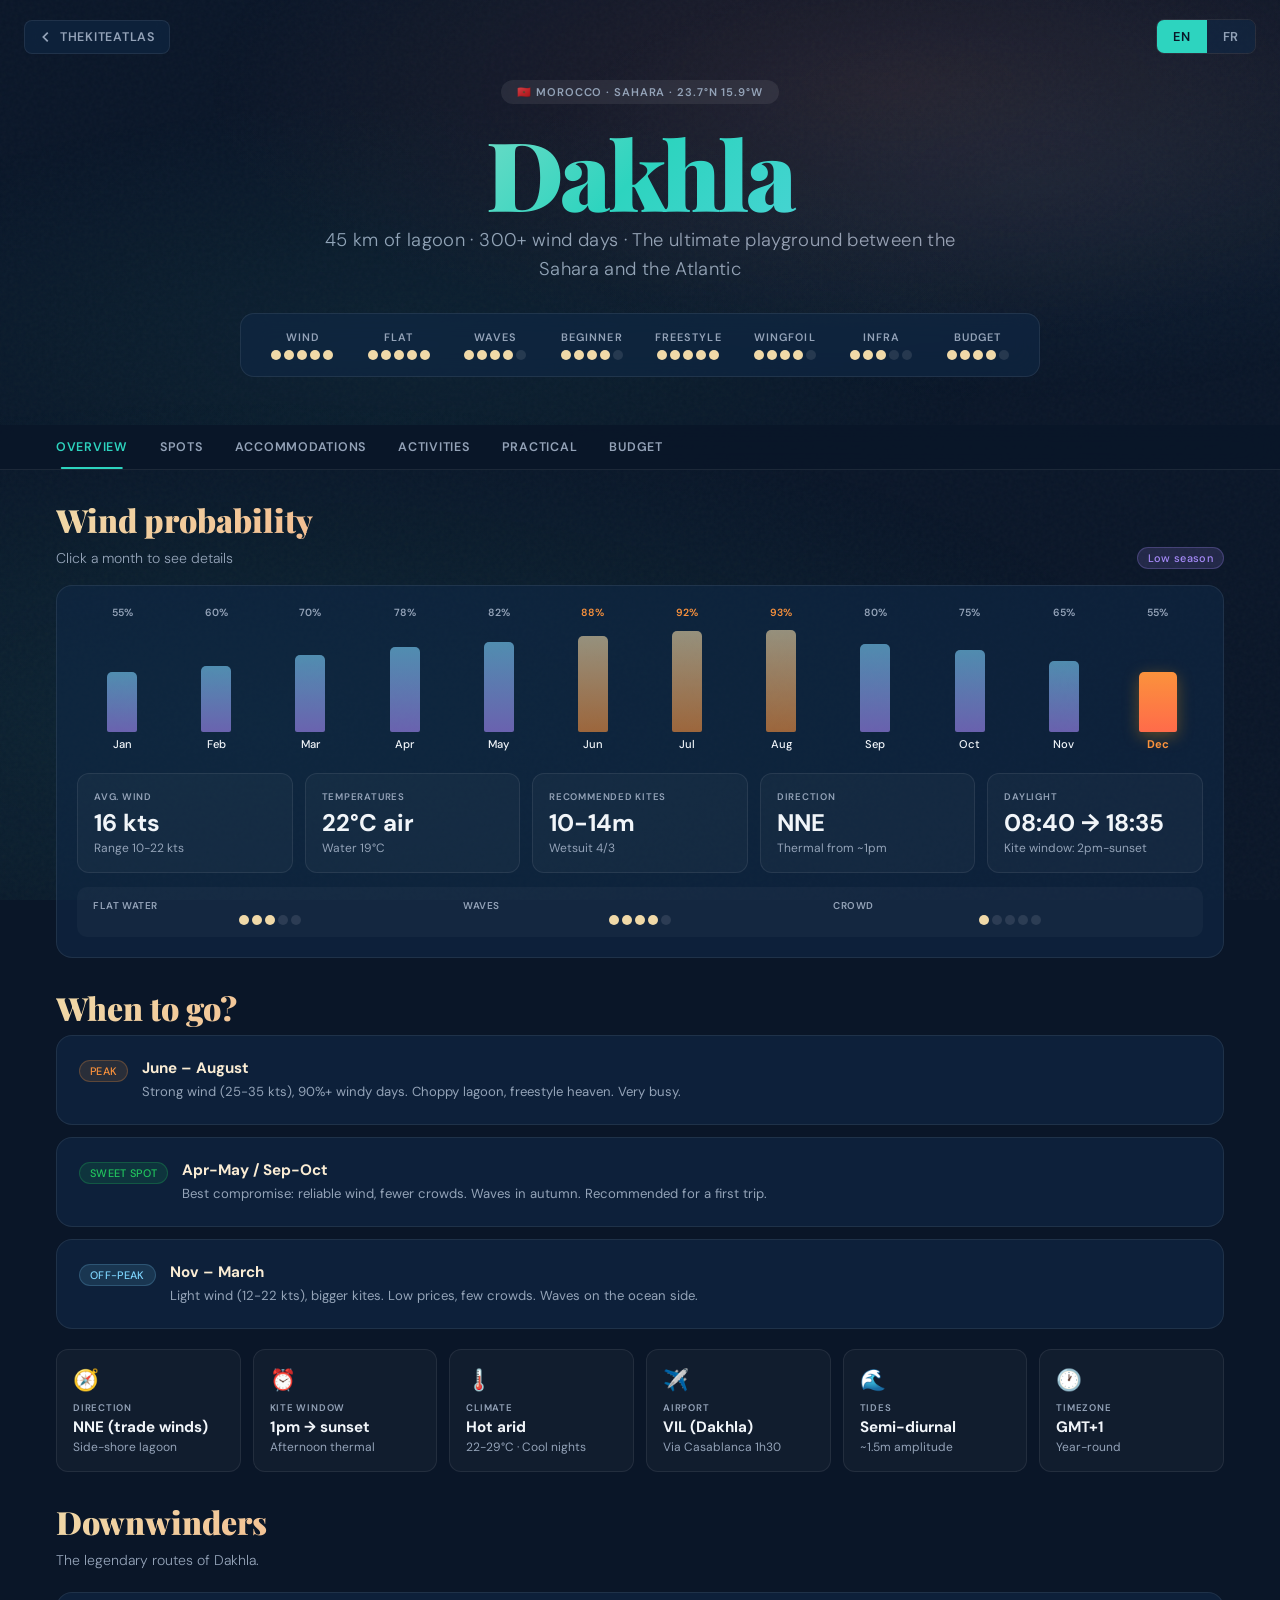
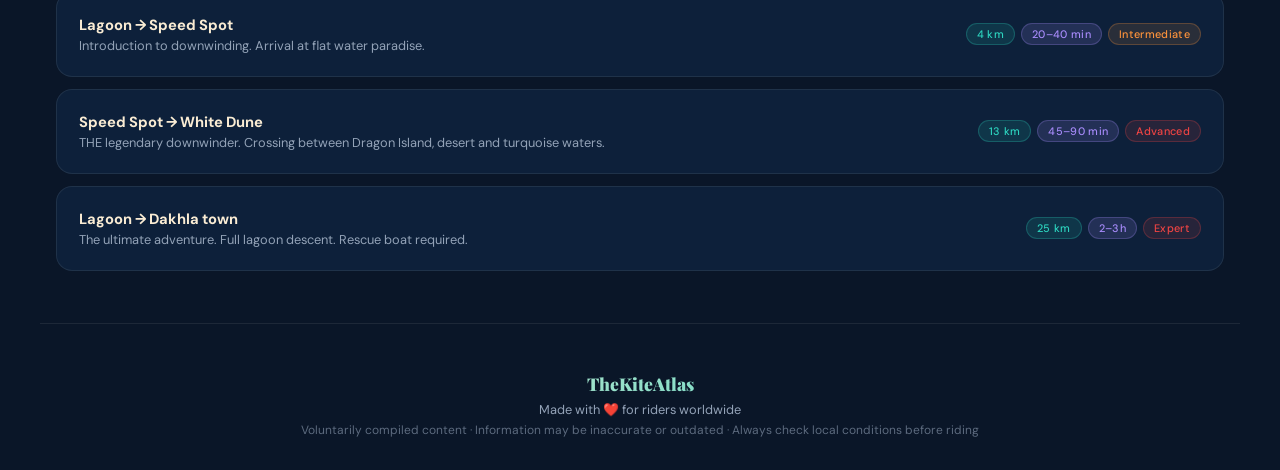
<file: spots/dakhla/index.html>
<!DOCTYPE html>
<html lang="en">
<head>
  <meta charset="UTF-8" />
  <meta name="viewport" content="width=device-width, initial-scale=1.0" />
  <title>Dakhla - Kite Spot Guide | TheKiteAtlas</title>
  <meta name="description" content="Complete kitesurf guide to Dakhla, Morocco. Wind stats, best spots, accommodations, budget tips, and travel info for the world's top kite destination." />
  <meta property="og:type" content="article" />
  <meta property="og:title" content="Dakhla — Kite Spot Guide | TheKiteAtlas" />
  <meta property="og:description" content="Complete kitesurf guide to Dakhla, Morocco. Wind stats, best spots, accommodations, budget tips, and travel info for the world's top kite destination." />
  <meta property="og:url" content="https://thekiteatlas.com/spots/dakhla/" />
  <meta property="og:site_name" content="TheKiteAtlas" />
  <meta name="twitter:card" content="summary" />
  <meta name="twitter:title" content="Dakhla — Kite Spot Guide | TheKiteAtlas" />
  <meta name="twitter:description" content="Complete kitesurf guide to Dakhla, Morocco. Wind stats, best spots, accommodations, budget tips, and travel info." />
  <link rel="icon" href="../../favicon.svg" type="image/svg+xml" />
  <link rel="apple-touch-icon" href="../../favicon.svg" />
  <link rel="canonical" href="https://thekiteatlas.com/spots/dakhla/" />
  <link rel="alternate" hreflang="en" href="https://thekiteatlas.com/spots/dakhla/" />
  <link rel="alternate" hreflang="fr" href="https://thekiteatlas.com/spots/dakhla/" />
  <link rel="alternate" hreflang="x-default" href="https://thekiteatlas.com/spots/dakhla/" />
  <link rel="preconnect" href="https://fonts.googleapis.com" />
  <link rel="preconnect" href="https://fonts.gstatic.com" crossorigin />
  <link href="https://fonts.googleapis.com/css2?family=Playfair+Display:wght@400;700;900&family=DM+Sans:wght@300;400;500;600;700&display=swap" rel="stylesheet" />
  <link rel="stylesheet" href="../../style.css" />
  <style>

    /* ── Top bar ── */
    .topbar {
      position: absolute; top: 0; left: 0; right: 0;
      display: flex; align-items: center; justify-content: space-between;
      padding: 1.2rem 1.5rem;
      z-index: 10;
    }

    .back-link {
      display: flex; align-items: center; gap: 0.4rem;
      font-size: 0.78rem; font-weight: 600; color: var(--ts);
      text-decoration: none; letter-spacing: 0.06em;
      text-transform: uppercase;
      padding: 0.5rem 0.9rem;
      border-radius: 8px;
      background: var(--gl); border: 1px solid var(--gb);
      backdrop-filter: blur(8px);
      transition: color 0.3s;
    }
    .back-link:hover { color: var(--tq); }
    .back-link svg { width: 14px; height: 14px; }

    /* ── Hero ── */
    .hero {
      padding: 80px 20px 48px;
      text-align: center;
      position: relative; overflow: hidden;
    }
    .hero::before {
      content: "";
      position: absolute; inset: 0;
      background:
        radial-gradient(ellipse at 70% 20%, rgba(255,107,74,0.1) 0%, transparent 55%),
        radial-gradient(ellipse at 30% 80%, rgba(45,212,191,0.06) 0%, transparent 50%);
      pointer-events: none;
    }
    .hero-badge {
      display: inline-flex; align-items: center; gap: 8px;
      padding: 5px 16px; border-radius: 100px;
      background: var(--gb); backdrop-filter: blur(8px);
      font-size: 0.7rem; font-weight: 600; color: var(--ts);
      letter-spacing: 0.08em; text-transform: uppercase;
      margin-bottom: 20px; position: relative;
    }
    .hero h1 {
      font-family: "Playfair Display", serif;
      font-size: clamp(3.5rem, 10vw, 6rem);
      font-weight: 900; line-height: 1;
      letter-spacing: -0.03em; margin-bottom: 6px;
      background: linear-gradient(135deg, var(--sl), var(--tq), var(--sky));
      -webkit-background-clip: text; -webkit-text-fill-color: transparent;
      background-clip: text; position: relative;
    }
    .hero-sub {
      font-size: clamp(0.95rem, 2.5vw, 1.15rem);
      font-weight: 300; color: var(--ts);
      letter-spacing: 0.02em; max-width: 680px;
      margin: 0 auto 28px; line-height: 1.6;
    }

    /* ── Scores bar ── */
    .scores {
      display: flex; gap: 14px; flex-wrap: wrap; justify-content: center;
      padding: 16px 20px; max-width: 800px; margin: 0 auto;
      background: var(--gl); backdrop-filter: blur(12px);
      border-radius: 14px; border: 1px solid var(--gb);
    }
    .score-item { text-align: center; flex: 1 1 62px; }
    .score-label {
      font-size: 0.68rem; font-weight: 600; color: var(--ts);
      text-transform: uppercase; letter-spacing: 0.1em; margin-bottom: 6px;
    }
    .score-dots { display: flex; gap: 3px; justify-content: center; }
    .dot { width: 10px; height: 10px; border-radius: 50%; background: rgba(255,255,255,0.1); }
    .dot.on { background: var(--sand); }

    /* ── Tabs ── */
    .tabs {
      position: sticky; top: 0; z-index: 100;
      backdrop-filter: blur(20px); -webkit-backdrop-filter: blur(20px);
      background: rgba(10,22,40,0.88);
      border-bottom: 1px solid var(--gb);
    }
    .tabs-inner {
      display: flex; overflow-x: auto; scrollbar-width: none;
      max-width: 1200px; margin: 0 auto;
    }
    .tabs-inner::-webkit-scrollbar { display: none; }
    .tab-btn {
      flex-shrink: 0; padding: 14px 16px;
      background: none; border: none;
      color: var(--ts); font-family: "DM Sans", sans-serif;
      font-size: 0.78rem; font-weight: 600;
      letter-spacing: 0.06em; text-transform: uppercase;
      cursor: pointer; transition: all 0.3s;
      position: relative; white-space: nowrap;
    }
    .tab-btn:hover { color: var(--tq); }
    .tab-btn.a { color: var(--tq); }
    .tab-btn.a::after {
      content: ""; position: absolute; bottom: 0;
      left: 50%; transform: translateX(-50%);
      width: 60%; height: 2px;
      background: var(--tq); border-radius: 1px;
    }

    /* ── Content ── */
    .content { max-width: 1200px; margin: 0 auto; padding: 0 16px; }
    .tab-panel { display: none; padding: 28px 0 40px; }
    .tab-panel.active { display: block; animation: fadeUp 0.35s ease; }

    /* ── Section titles ── */
    .section-title {
      font-family: "Playfair Display", serif;
      font-size: clamp(1.5rem, 4vw, 2rem);
      font-weight: 900; margin-bottom: 6px;
      background: linear-gradient(135deg, var(--sand), var(--coral));
      -webkit-background-clip: text; -webkit-text-fill-color: transparent;
      background-clip: text;
    }
    .section-sub {
      font-size: 0.88rem; color: var(--ts); font-weight: 300;
      line-height: 1.6; margin-bottom: 20px; max-width: 600px;
    }

    /* ── Card ── */
    .card {
      background: var(--gl); border: 1px solid var(--gb);
      border-radius: 16px; padding: 22px;
      transition: all 0.4s cubic-bezier(0.4,0,0.2,1);
      position: relative; overflow: hidden; margin-bottom: 12px;
    }
    .card::before {
      content: ""; position: absolute; top: 0; left: 0; right: 0;
      height: 3px; background: linear-gradient(90deg, var(--tq), var(--coral));
      opacity: 0; transition: opacity 0.4s;
    }
    .card:hover { transform: translateY(-3px); border-color: rgba(255,255,255,0.12); box-shadow: 0 16px 48px rgba(0,0,0,0.3); }
    .card:hover::before { opacity: 1; }

    /* ── Wind chart ── */
    .wind-chart { display: flex; gap: 4px; align-items: flex-end; overflow-x: auto; padding-bottom: 4px; }
    .wind-bar-col { display: flex; flex-direction: column; align-items: center; cursor: pointer; flex: 1; min-width: 44px; transition: all 0.2s; }
    .wind-bar-col .pct { font-size: 0.65rem; font-weight: 600; margin-bottom: 3px; flex-shrink: 0; }
    .wind-bar-zone { height: 110px; display: flex; align-items: flex-end; justify-content: center; }
    .wind-bar-col .bar { border-radius: 5px 5px 2px 2px; transition: all 0.3s cubic-bezier(0.4,0,0.2,1); width: 30px; }
    .wind-bar-col.sel .bar { width: 38px; box-shadow: 0 4px 16px rgba(245,158,11,0.35); }
    .wind-bar-col .mo-label { font-size: 0.7rem; font-weight: 500; margin-top: 5px; flex-shrink: 0; }

    /* ── Stat grid month ── */
    .stat-grid-month { grid-template-columns: repeat(5, 1fr); }
    @media (max-width: 600px) { .stat-grid-month { grid-template-columns: repeat(2, 1fr); } }

    /* ── Accordion ── */
    .acc-header {
      display: flex; align-items: center; justify-content: space-between;
      cursor: pointer; gap: 10px; width: 100%;
    }
    .acc-arrow { font-size: 14px; color: var(--ts); transition: transform 0.3s; }
    .acc-body { display: none; padding-top: 14px; border-top: 1px solid var(--gb); margin-top: 14px; }
    .acc-body.open { display: block; animation: fadeUp 0.25s ease; }
    .acc-arrow.open { transform: rotate(180deg); }

    /* ── Detail grid ── */
    .detail-grid { display: grid; grid-template-columns: repeat(auto-fit, minmax(180px, 1fr)); gap: 10px; }
    .detail-item { padding: 10px 12px; background: rgba(255,255,255,0.03); border-radius: 10px; border: 1px solid var(--gb); }
    .detail-label { font-size: 0.62rem; font-weight: 600; color: var(--ts); text-transform: uppercase; letter-spacing: 0.06em; margin-bottom: 3px; }
    .detail-value { font-size: 0.82rem; font-weight: 500; color: var(--tp); line-height: 1.5; }

    /* ── Stat grid ── */
    .stat-grid { display: grid; grid-template-columns: repeat(auto-fit, minmax(140px, 1fr)); gap: 12px; }
    .stat-box { padding: 16px; background: rgba(255,255,255,0.03); border-radius: 12px; border: 1px solid var(--gb); }
    .stat-label { font-size: 0.6rem; font-weight: 600; color: var(--ts); text-transform: uppercase; letter-spacing: 0.08em; }
    .stat-value { font-size: 1.5rem; font-weight: 700; color: var(--tp); margin-top: 4px; }
    .stat-sub { font-size: 0.75rem; color: var(--ts); margin-top: 2px; }

    /* ── Tip / Warning / Info boxes ── */
    .tip { padding: 14px 16px; border-radius: 12px; margin-top: 10px; background: rgba(251,146,60,0.06); border: 1px solid rgba(251,146,60,0.2); border-left: 3px solid var(--sun); }
    .tip-title { font-size: 0.75rem; font-weight: 700; color: var(--sun); margin-bottom: 4px; }
    .tip-text { font-size: 0.8rem; color: var(--ts); line-height: 1.6; }

    .warning { padding: 14px 16px; border-radius: 12px; background: rgba(239,68,68,0.06); border: 1px solid rgba(239,68,68,0.2); border-left: 3px solid var(--rd); }
    .warning-title { font-size: 0.75rem; font-weight: 700; color: var(--rd); margin-bottom: 4px; }
    .warning-text { font-size: 0.8rem; color: var(--ts); line-height: 1.6; }

    .info { padding: 14px 16px; border-radius: 12px; background: rgba(45,212,191,0.06); border: 1px solid rgba(45,212,191,0.2); border-left: 3px solid var(--tq); }
    .info-title { font-size: 0.75rem; font-weight: 700; color: var(--tq); margin-bottom: 4px; }
    .info-text { font-size: 0.8rem; color: var(--ts); line-height: 1.6; }

    /* ── Budget bar ── */
    .budget-bar { display: flex; height: 10px; border-radius: 6px; overflow: hidden; margin: 14px 0; }
    .budget-seg { transition: flex 0.3s ease; }

    /* ── Profile selector ── */
    .profile-grid { display: flex; gap: 8px; margin-bottom: 18px; }
    .profile-btn {
      flex: 1; padding: 12px 8px; border-radius: 12px;
      border: 1px solid var(--gb); background: var(--gl);
      cursor: pointer; font-family: "DM Sans", sans-serif;
      text-align: center; transition: all 0.2s; color: var(--tp);
    }
    .profile-btn.sel { border-color: var(--sand); background: rgba(240,217,168,0.08); }
    .profile-btn .icon { font-size: 1.5rem; }
    .profile-btn .name { font-size: 0.72rem; font-weight: 700; margin-top: 4px; }

    /* ── Footer (spot page specifics) ── */
    footer { padding: 3rem 1.5rem 2rem; max-width: 1200px; }

    /* ── Responsive ── */
    @media (max-width: 640px) {
      .detail-grid { grid-template-columns: 1fr; }
      .stat-grid { grid-template-columns: 1fr 1fr; }
      .hero { padding: 80px 16px 36px; }
      .card { padding: 16px; }
      .profile-grid { flex-wrap: wrap; }
      .profile-btn { flex: 1 1 45%; }
      .topbar { padding: 1rem; }
    }
  </style>
</head>
<body>
<div class="G"></div>
<div class="C">

  <!-- ═══ TOP BAR ═══ -->
  <div class="topbar">
    <a class="back-link" href="../../" aria-label="Back to TheKiteAtlas home">
      <svg viewBox="0 0 16 16" fill="none" stroke="currentColor" stroke-width="2" aria-hidden="true"><path d="M10 3L5 8l5 5"/></svg>
      <span id="backLabel">TheKiteAtlas</span>
    </a>
    <div class="ls" role="group" aria-label="Language switcher">
      <button class="lb" data-lang="en" onclick="switchLang('en')" aria-label="English">EN</button>
      <button class="lb" data-lang="fr" onclick="switchLang('fr')" aria-label="Fran&#231;ais">FR</button>
    </div>
  </div>

  <!-- ═══ HERO ═══ -->
  <section class="hero">
    <div class="hero-badge" id="heroBadge"></div>
    <h1>Dakhla</h1>
    <p class="hero-sub" id="heroSub"></p>
    <div class="scores" id="scores"></div>
  </section>

  <!-- ═══ TABS ═══ -->
  <nav class="tabs">
    <div class="tabs-inner" id="tabsBar"></div>
  </nav>

  <!-- ═══ CONTENT ═══ -->
  <div class="content">
    <div id="panels"></div>
  </div>

  <footer>
    <div class="logo">TheKiteAtlas</div>
    <p id="footerSub"></p>
    <p style="margin-top:4px;font-size:0.75rem;opacity:0.6" id="footerWarn"></p>
  </footer>
</div>

<script>
/* ═══════════════════════════════════════════════════════════════
   UI STRINGS
   ═══════════════════════════════════════════════════════════════ */
const UI = {
  fr: {
    back: "TheKiteAtlas",
    badge: "🇲🇦 Maroc · Sahara · 23.7°N 15.9°W",
    heroSub: "45 km de lagune · 300+ jours de vent · Le terrain de jeu ultime entre Sahara et Atlantique",
    footerSub: "Fait avec ❤️ pour les riders du monde entier",
    footerWarn: "Contenu compilé bénévolement · Les informations peuvent être inexactes ou périmées · Vérifiez toujours les conditions locales avant de naviguer",
    scores: ["Vent","Flat","Vagues","Débutant","Freestyle","Wingfoil","Infra","Budget"],
    tabs: ["Vue d'ensemble","Spots","Hébergements","Activités","Pratique","Budget"],

    /* Overview */
    windProb: "Probabilité de vent",
    windProbSub: "Cliquez sur un mois pour voir le détail",
    flatLabel: "Flat water", wavesLabel: "Vagues", crowdLabel: "Affluence",
    whenTitle: "Quand partir ?",
    whenPeriods: [
      {p:"Juin – Août",  tag:"PEAK",       cls:"tag-sun", desc:"Vent fort (25-35 kts), 90%+ jours ventés. Lagune agitée, freestyle heaven. Très fréquenté."},
      {p:"Avr-Mai / Sep-Oct",tag:"SWEET SPOT",cls:"tag-gn",  desc:"Meilleur compromis : vent fiable, moins de monde. Vagues en automne. Recommandé premier trip."},
      {p:"Nov – Mars",   tag:"OFF-PEAK",   cls:"tag-sky", desc:"Vent léger (12-22 kts), gros kites. Tarifs bas, peu de monde. Vagues côté océan."},
    ],
    statsLabels: ["Direction","Créneau kite","Climat","Aéroport","Marée","Fuseau"],
    statsValues: [
      {v:"NNE (alizés)",  s:"Side-shore lagune"},
      {v:"13h → sunset",  s:"Thermique l'après-midi"},
      {v:"Aride chaud",   s:"22-29°C · Nuits fraîches"},
      {v:"VIL (Dakhla)",  s:"Via Casablanca 1h30"},
      {v:"Semi-diurne",   s:"~1.5m amplitude"},
      {v:"GMT+1",         s:"Toute l'année"},
    ],
    statsIcons: ["🧭","⏰","🌡️","✈️","🌊","🕐"],
    downTitle: "Downwinders",
    downSub: "Les parcours mythiques de Dakhla.",

    /* Month detail */
    monthDetailLabels: ["Vent moyen","Températures","Ailes recommandées","Direction","Soleil"],
    monthDetailSubs: [m=>`Range ${m.min}-${m.max} kts`, m=>`Eau ${m.water}°C`, m=>`Combi ${m.wet}`, ()=>"Thermique dès ~13h", ()=>"Créneau kite : 14h-sunset"],

    /* Spots tab */
    spotsTitle: "Les spots",
    spotsSub: "6 spots principaux, du flat ultra-lisse aux vagues de l'Atlantique.",
    tidesInfo: "L'impact des marées",
    tidesText: "Marée basse : Speed Spot = miroir, lagune peu profonde par endroits. Marée haute : plus d'espace mais chop amplifié. Pleines lunes = rafales et courants intensifiés.",
    detailLabels: ["💧 Eau","📏 Profondeur","🏜️ Fond","🌊 Meilleure marée","⚠️ Dangers"],
    proTip: "💡 Pro tip",

    /* Camps tab */
    campsTitle: "Hébergements",
    campsSub: "De 40€/nuit à 350€ en resort de luxe, tous en pension complète.",
    campsInfoTitle: "💡 Comment choisir ?",
    campsInfoText: "<strong>Solo :</strong> Spirit pour l'ambiance. <strong>Couple :</strong> Lagon Energy ou Le Cercle. <strong>Famille :</strong> Dakhla Club. <strong>Budget :</strong> Auberge des Nomades (280€/sem). <strong>Waves :</strong> Westpoint. <strong>Luxe :</strong> Tour d'Eole.",
    perNight: "/nuit · PC",

    /* Activities tab */
    activitiesTitle: "Activités",
    activitiesSub: "Wingfoil, surf, excursions désert, bivouac sahraoui... de quoi remplir les jours sans vent.",

    /* Practical tab */
    flightTitle: "Y aller",
    gearTitle: "Quoi emmener",
    safetyTitle: "Sécurité",
    safetyBoxTitle: "⚠️ Règles essentielles",
    safetyText: "<strong>Speed Spot :</strong> Vent offshore – JAMAIS seul. Rescue boat obligatoire.<br><strong>Dune Blanche :</strong> Aucune sécurité. Partez en groupe.<br><strong>Marées :</strong> Consultez les horaires. L'assèchement bloque.<br><strong>Camps :</strong> Vérifiez le rescue boat avant de réserver.<br><strong>Nuits :</strong> Le désert refroidit vite. Vêtements chauds le soir.",
    knowTitle: "Bon à savoir",
    knowText: "🍽️ <strong style='color:var(--tp)'>Cuisine :</strong> PC dans tous les camps. Marocain/international. Poisson excellent.<br>🍺 <strong style='color:var(--tp)'>Alcool :</strong> Interdit d'en ramener (douane). Dispo dans certains camps.<br>🌙 <strong style='color:var(--tp)'>Nightlife :</strong> Inexistant. Eat-kite-sleep-repeat. Feux de camp.<br>🔧 <strong style='color:var(--tp)'>Réparations :</strong> Ateliers dans camps principaux. Pièces limitées.<br>📶 <strong style='color:var(--tp)'>WiFi :</strong> Souvent lent. SIM locale 4G = meilleure option.<br>🏥 <strong style='color:var(--tp)'>Santé :</strong> Centre médical à Dakhla ville (25 min).<br>🐕 <strong style='color:var(--tp)'>Faune :</strong> Flamants roses, dauphins, crabes violonistes.",
    tripTipTitle: "💡 Astuce",
    tripTipText: "Vols souvent en pleine nuit. Prenez un hôtel en ville (~30€) pour la 1ère nuit. Le camp viendra vous chercher le lendemain.",

    /* Budget tab */
    budgetTitle: "Estimateur de budget",
    budgetSub: "Budget estimé pour 7 nuits en pension complète (vol A/R Paris inclus).",
    budgetTotalLabel: "Budget total estimé – 7 nuits",
    budgetPerDay: total => `soit ~${Math.round(total/7)}€/jour`,
    budgetItems: ["Vol A/R", n=>`Héberg. PC (${n}n)`, "Location matos", "Extras & excursions"],
    budgetTipTitle: "💡 Ce profil",
    budgetAdviceTitle: "💡 Astuces budget",
    budgetAdviceText: "<strong>Royal Air Maroc :</strong> Bagages kite gratuits = économie ~90€ vs Transavia<br><strong>Basse saison :</strong> Tarifs camps -20 à -40%<br><strong>Matos perso :</strong> Économisez ~35€/jour de location<br><strong>En ville :</strong> Restaurants ~5-10€/repas vs camps",
  },

  en: {
    back: "TheKiteAtlas",
    badge: "🇲🇦 Morocco · Sahara · 23.7°N 15.9°W",
    heroSub: "45 km of lagoon · 300+ wind days · The ultimate playground between the Sahara and the Atlantic",
    footerSub: "Made with ❤️ for riders worldwide",
    footerWarn: "Voluntarily compiled content · Information may be inaccurate or outdated · Always check local conditions before riding",
    scores: ["Wind","Flat","Waves","Beginner","Freestyle","Wingfoil","Infra","Budget"],
    tabs: ["Overview","Spots","Accommodations","Activities","Practical","Budget"],

    /* Overview */
    windProb: "Wind probability",
    windProbSub: "Click a month to see details",
    flatLabel: "Flat water", wavesLabel: "Waves", crowdLabel: "Crowd",
    whenTitle: "When to go?",
    whenPeriods: [
      {p:"June – August",    tag:"PEAK",       cls:"tag-sun", desc:"Strong wind (25-35 kts), 90%+ windy days. Choppy lagoon, freestyle heaven. Very busy."},
      {p:"Apr-May / Sep-Oct",tag:"SWEET SPOT", cls:"tag-gn",  desc:"Best compromise: reliable wind, fewer crowds. Waves in autumn. Recommended for a first trip."},
      {p:"Nov – March",      tag:"OFF-PEAK",   cls:"tag-sky", desc:"Light wind (12-22 kts), bigger kites. Low prices, few crowds. Waves on the ocean side."},
    ],
    statsLabels: ["Direction","Kite window","Climate","Airport","Tides","Timezone"],
    statsValues: [
      {v:"NNE (trade winds)", s:"Side-shore lagoon"},
      {v:"1pm → sunset",      s:"Afternoon thermal"},
      {v:"Hot arid",          s:"22-29°C · Cool nights"},
      {v:"VIL (Dakhla)",      s:"Via Casablanca 1h30"},
      {v:"Semi-diurnal",      s:"~1.5m amplitude"},
      {v:"GMT+1",             s:"Year-round"},
    ],
    statsIcons: ["🧭","⏰","🌡️","✈️","🌊","🕐"],
    downTitle: "Downwinders",
    downSub: "The legendary routes of Dakhla.",

    /* Month detail */
    monthDetailLabels: ["Avg. wind","Temperatures","Recommended kites","Direction","Daylight"],
    monthDetailSubs: [m=>`Range ${m.min}-${m.max} kts`, m=>`Water ${m.water}°C`, m=>`Wetsuit ${m.wet}`, ()=>"Thermal from ~1pm", ()=>"Kite window: 2pm-sunset"],

    /* Spots tab */
    spotsTitle: "The spots",
    spotsSub: "6 main spots, from ultra-smooth flat water to Atlantic waves.",
    tidesInfo: "Tidal impact",
    tidesText: "Low tide: Speed Spot is a mirror, lagoon shallow in places. High tide: more space but amplified chop. Full moons = intensified gusts and currents.",
    detailLabels: ["💧 Water","📏 Depth","🏜️ Bottom","🌊 Best tide","⚠️ Hazards"],
    proTip: "💡 Pro tip",

    /* Camps tab */
    campsTitle: "Accommodations",
    campsSub: "From 40€/night to 350€ luxury resort, all full board.",
    campsInfoTitle: "💡 How to choose?",
    campsInfoText: "<strong>Solo:</strong> Spirit for the vibe. <strong>Couple:</strong> Lagon Energy or Le Cercle. <strong>Family:</strong> Dakhla Club. <strong>Budget:</strong> Auberge des Nomades (280€/week). <strong>Waves:</strong> Westpoint. <strong>Luxury:</strong> Tour d'Eole.",
    perNight: "/night · FB",

    /* Activities tab */
    activitiesTitle: "Activities",
    activitiesSub: "Wingfoil, surf, desert excursions, Sahrawi bivouac... plenty to fill windless days.",

    /* Practical tab */
    flightTitle: "Getting there",
    gearTitle: "What to bring",
    safetyTitle: "Safety",
    safetyBoxTitle: "⚠️ Essential rules",
    safetyText: "<strong>Speed Spot:</strong> Offshore wind – NEVER alone. Rescue boat required.<br><strong>White Dune:</strong> No safety cover. Go in groups.<br><strong>Tides:</strong> Check tide times. Drying out will strand you.<br><strong>Camps:</strong> Verify rescue boat before booking.<br><strong>Nights:</strong> Desert cools fast. Bring warm clothes for evenings.",
    knowTitle: "Good to know",
    knowText: "🍽️ <strong style='color:var(--tp)'>Food:</strong> Full board in all camps. Moroccan/international. Excellent fish.<br>🍺 <strong style='color:var(--tp)'>Alcohol:</strong> Not allowed to bring in (customs). Available in some camps.<br>🌙 <strong style='color:var(--tp)'>Nightlife:</strong> Non-existent. Eat-kite-sleep-repeat. Campfires.<br>🔧 <strong style='color:var(--tp)'>Repairs:</strong> Workshops in main camps. Spare parts limited.<br>📶 <strong style='color:var(--tp)'>WiFi:</strong> Often slow. Local 4G SIM = best option.<br>🏥 <strong style='color:var(--tp)'>Health:</strong> Medical centre in Dakhla town (25 min).<br>🐕 <strong style='color:var(--tp)'>Wildlife:</strong> Flamingos, dolphins, fiddler crabs.",
    tripTipTitle: "💡 Tip",
    tripTipText: "Flights often arrive in the middle of the night. Book a hotel in town (~30€) for the first night. Your camp will pick you up the next morning.",

    /* Budget tab */
    budgetTitle: "Budget estimator",
    budgetSub: "Estimated budget for 7 nights full board (return flight from Paris included).",
    budgetTotalLabel: "Estimated total – 7 nights",
    budgetPerDay: total => `approx. ~${Math.round(total/7)}€/day`,
    budgetItems: ["Return flight", n=>`Accommodation FB (${n}n)`, "Gear rental", "Extras & excursions"],
    budgetTipTitle: "💡 This profile",
    budgetAdviceTitle: "💡 Budget tips",
    budgetAdviceText: "<strong>Royal Air Maroc:</strong> Free kite baggage = save ~90€ vs Transavia<br><strong>Low season:</strong> Camp rates -20 to -40%<br><strong>Own gear:</strong> Save ~35€/day on rental<br><strong>In town:</strong> Restaurants ~5-10€/meal vs camps",
  },
};

/* ═══════════════════════════════════════════════════════════════
   DATA
   ═══════════════════════════════════════════════════════════════ */
const WIND = [
  {mo:{fr:"Jan",en:"Jan"},avg:16,min:10,max:22,prob:55,air:21,water:18,wet:"4/3",kites:"10-14m",wave:4,flat:3,crowd:1,dir:"NNE",rise:"08:50",set:"19:10"},
  {mo:{fr:"Fév",en:"Feb"},avg:17,min:11,max:23,prob:60,air:21,water:18,wet:"4/3",kites:"10-14m",wave:4,flat:3,crowd:1,dir:"NNE",rise:"08:35",set:"19:30"},
  {mo:{fr:"Mar",en:"Mar"},avg:19,min:13,max:25,prob:70,air:22,water:19,wet:"3/2",kites:"9-12m", wave:4,flat:4,crowd:2,dir:"NNE",rise:"08:05",set:"19:45"},
  {mo:{fr:"Avr",en:"Apr"},avg:21,min:15,max:28,prob:78,air:23,water:20,wet:"3/2",kites:"8-12m", wave:3,flat:4,crowd:3,dir:"NNE",rise:"07:30",set:"20:00"},
  {mo:{fr:"Mai",en:"May"},avg:23,min:17,max:30,prob:82,air:24,water:21,wet:"3/2",kites:"8-11m", wave:2,flat:5,crowd:3,dir:"NNE",rise:"07:10",set:"20:20"},
  {mo:{fr:"Juin",en:"Jun"},avg:25,min:18,max:33,prob:88,air:26,water:21,wet:"Shorty",kites:"7-10m",wave:1,flat:5,crowd:4,dir:"NNE",rise:"07:00",set:"20:35"},
  {mo:{fr:"Juil",en:"Jul"},avg:27,min:20,max:35,prob:92,air:28,water:22,wet:"Shorty",kites:"6-9m", wave:1,flat:5,crowd:5,dir:"NNE-NE",rise:"07:05",set:"20:35"},
  {mo:{fr:"Aoû",en:"Aug"},avg:27,min:20,max:35,prob:93,air:29,water:23,wet:"Shorty",kites:"6-9m", wave:1,flat:5,crowd:5,dir:"NNE-NE",rise:"07:20",set:"20:15"},
  {mo:{fr:"Sep",en:"Sep"},avg:22,min:16,max:28,prob:80,air:28,water:23,wet:"Shorty",kites:"8-11m",wave:3,flat:4,crowd:3,dir:"NNE",rise:"07:35",set:"19:40"},
  {mo:{fr:"Oct",en:"Oct"},avg:20,min:14,max:26,prob:75,air:26,water:22,wet:"3/2",kites:"8-12m", wave:4,flat:4,crowd:2,dir:"NNE",rise:"07:50",set:"19:05"},
  {mo:{fr:"Nov",en:"Nov"},avg:18,min:12,max:24,prob:65,air:24,water:21,wet:"3/2",kites:"9-12m", wave:4,flat:3,crowd:2,dir:"NNE",rise:"08:15",set:"18:40"},
  {mo:{fr:"Déc",en:"Dec"},avg:16,min:10,max:22,prob:55,air:22,water:19,wet:"4/3",kites:"10-14m",wave:4,flat:3,crowd:1,dir:"NNE",rise:"08:40",set:"18:35"},
];

const SPOTS = [
  {
    name:       {fr:"Lagune principale", en:"Main Lagoon"},
    emoji:      "🏖️",
    type:       {fr:"Flat / Chop",       en:"Flat / Chop"},
    level:      {fr:["Débutant","Intermédiaire","Avancé"],   en:["Beginner","Intermediate","Advanced"]},
    wind:       "NNE side-shore",
    tide:       {fr:"Toutes",            en:"All tides"},
    water:      {fr:"Flat (basse) → chop (haute)",           en:"Flat (low tide) → chop (high tide)"},
    depth:      "0.5–3m",
    bottom:     {fr:"Sable",             en:"Sand"},
    hazards:    {fr:"Dunes = rafales · Zone école encombrée", en:"Dunes = gusts · Crowded school zone"},
    desc:       {fr:"Le cœur de Dakhla. 45 km de lagune avec zone debout sur 300m. Thermique dès 13-14h. 90% des riders sont ici.",
                 en:"The heart of Dakhla. 45 km of lagoon with a standing zone for 300m. Thermal from 1–2pm. 90% of riders are here."},
    tips:       {fr:"Ridez tôt le matin pour du flat avant le thermique. Évitez la zone face aux écoles après 14h.",
                 en:"Ride early morning for flat water before the thermal kicks in. Avoid the school zone after 2pm."},
    disciplines:{fr:["Kitesurf","Wingfoil","Windsurf","SUP"], en:["Kitesurf","Wingfoil","Windsurf","SUP"]},
  },
  {
    name:       {fr:"Speed Spot",        en:"Speed Spot"},
    emoji:      "⚡",
    type:       {fr:"Ultra flat",        en:"Ultra flat"},
    level:      {fr:["Intermédiaire","Avancé"],              en:["Intermediate","Advanced"]},
    wind:       "NNE offshore",
    tide:       {fr:"Marée basse ++",    en:"Low tide ++"},
    water:      {fr:"Miroir (basse) → clapot (haute)",       en:"Mirror (low tide) → chop (high tide)"},
    depth:      "0.3–1.5m",
    bottom:     {fr:"Sable",             en:"Sand"},
    hazards:    {fr:"Vent offshore – JAMAIS seul · Courants", en:"Offshore wind – NEVER alone · Currents"},
    desc:       {fr:"Paradis du freestyle et de la vitesse. Eau huileuse à marée basse. Départ des downwinders vers la Dune Blanche (13 km).",
                 en:"Freestyle and speed paradise. Glass-flat water at low tide. Starting point for the downwinder to White Dune (13 km)."},
    tips:       {fr:"Optimal 2h avant/après marée basse. Rescue boat indispensable.",
                 en:"Optimal 2h before/after low tide. Rescue boat essential."},
    disciplines:{fr:["Kitesurf","Foil"], en:["Kitesurf","Foil"]},
  },
  {
    name:       {fr:"Dune Blanche",      en:"White Dune"},
    emoji:      "🏝️",
    type:       {fr:"Flat + Dune jump",  en:"Flat + Dune jump"},
    level:      {fr:["Avancé"],          en:["Advanced"]},
    wind:       "NNE",
    tide:       {fr:"Mi-marée montante", en:"Rising mid-tide"},
    water:      {fr:"Turquoise ultra-plate",                 en:"Ultra-flat turquoise"},
    depth:      "1–2m",
    bottom:     {fr:"Sable blanc",       en:"White sand"},
    hazards:    {fr:"Accès downwinder ou 4x4 · Aucune sécurité · Self-rescue obligatoire",
                 en:"Downwinder or 4x4 access only · No safety cover · Self-rescue required"},
    desc:       {fr:"LE spot iconique. Dune de 20m, saut kite dans un lagon turquoise. Arrivée du downwinder mythique depuis le Speed Spot.",
                 en:"THE iconic spot. 20m dune, kite jump into a turquoise lagoon. End point of the legendary downwinder from Speed Spot."},
    tips:       {fr:"Partez en groupe. Prévoyez eau et crème solaire. Retour en 4x4.",
                 en:"Go in groups. Bring water and sunscreen. Return by 4x4."},
    disciplines:{fr:["Kitesurf"],        en:["Kitesurf"]},
  },
  {
    name:       {fr:"Oum Lbouer",        en:"Oum Lbouer"},
    emoji:      "🌊",
    type:       {fr:"Vagues – Point break", en:"Waves – Point break"},
    level:      {fr:["Avancé"],          en:["Advanced"]},
    wind:       "NNE gusty",
    tide:       {fr:"Mi-marée",          en:"Mid-tide"},
    water:      {fr:"Droites longues et régulières",         en:"Long regular rights"},
    depth:      "1–4m",
    bottom:     {fr:"Sable / rochers",   en:"Sand / rocks"},
    hazards:    {fr:"Vent rafageux · Rochers à basse mer · 30 min en 4x4",
                 en:"Gusty wind · Rocks at low tide · 30 min by 4x4"},
    desc:       {fr:"Spot de vagues côté Atlantique. GKA World Tour. Vent plus léger (−3/5 kts) que la lagune. Saison vagues : sept à mai.",
                 en:"Atlantic wave spot. GKA World Tour venue. Wind lighter (−3/5 kts) than the lagoon. Wave season: Sep to May."},
    tips:       {fr:"Octobre = meilleur compromis vent + vagues. Prenez un kite de plus qu'à la lagune.",
                 en:"October = best wind + waves combo. Go one kite size up compared to the lagoon."},
    disciplines:{fr:["Kitesurf","Surf"], en:["Kitesurf","Surf"]},
  },
  {
    name:       {fr:"Lassarga / L'Or",   en:"Lassarga / L'Or"},
    emoji:      "🔱",
    type:       {fr:"Vagues – Point break", en:"Waves – Point break"},
    level:      {fr:["Avancé"],          en:["Advanced"]},
    wind:       "NNE",
    tide:       {fr:"Mi-marée montante", en:"Rising mid-tide"},
    water:      {fr:"Droite jusqu'à 400m",                  en:"Right up to 400m"},
    depth:      {fr:"Variable",          en:"Variable"},
    bottom:     {fr:"Sable / roche / falaise",               en:"Sand / rock / cliff"},
    hazards:    {fr:"Rochers · Accès 4x4 · Isolé",          en:"Rocks · 4x4 access only · Isolated"},
    desc:       {fr:"Spots moins fréquentés au sud. L'Or offre une droite de 400m autour d'une falaise. Vague world-class en hiver.",
                 en:"Less crowded spots to the south. L'Or offers a 400m right around a cliff. World-class wave in winter."},
    tips:       {fr:"Le spot secret des locaux. Écolodge Océan Vagabond sur place à Lassarga.",
                 en:"The locals' secret spot. Océan Vagabond ecolodge on-site at Lassarga."},
    disciplines:{fr:["Kitesurf","Surf","Windsurf"], en:["Kitesurf","Surf","Windsurf"]},
  },
  {
    name:       {fr:"Dragon Island / Piscine", en:"Dragon Island / Pool"},
    emoji:      "🐉",
    type:       {fr:"Flat sheltered",    en:"Flat sheltered"},
    level:      {fr:["Débutant","Intermédiaire"], en:["Beginner","Intermediate"]},
    wind:       {fr:"Variable",          en:"Variable"},
    tide:       {fr:"Haute marée",       en:"High tide"},
    water:      {fr:"Plate et protégée", en:"Flat and sheltered"},
    depth:      "0.5–2m",
    bottom:     {fr:"Sable",             en:"Sand"},
    hazards:    {fr:"Navigation limitée · Assèchement rapide marée descendante",
                 en:"Limited navigation · Fast drying on falling tide"},
    desc:       {fr:"Petit lagon protégé. Conditions calmes, idéal wingfoil et débutants. Flamants roses et crabes violonistes sur l'île.",
                 en:"Small sheltered lagoon. Calm conditions, ideal for wingfoil and beginners. Flamingos and fiddler crabs on the island."},
    tips:       {fr:"Parfait les jours de vent fort quand la lagune est trop agitée.",
                 en:"Perfect on strong wind days when the main lagoon is too choppy."},
    disciplines:{fr:["Wingfoil","Kitesurf","SUP"], en:["Wingfoil","Kitesurf","SUP"]},
  },
];

const CAMPS = [
  {name:"Dakhla Spirit / New Spirit",   url:"https://www.dakhla-spirit.com",              vibe:{fr:"Social & fun",      en:"Social & fun"},      price:"90–150€",  spot:{fr:"Lagune nord",          en:"North lagoon"},   plus:{fr:["Communauté active","37 bungalows rénovés","Piscine + bar","F-ONE gear"],           en:["Active community","37 renovated bungalows","Pool + bar","F-ONE gear"]}},
  {name:"Le Cercle (Océan Adventure)",  url:"https://www.oceanadventure-dakhla.com",       vibe:{fr:"Design & luxe",     en:"Design & luxury"},   price:"180–280€", spot:{fr:"Lagune",                en:"Lagoon"},          plus:{fr:["Spa & yoga quotidien","Kite safari","Architecture designée"],                       en:["Daily spa & yoga","Kite safari","Designer architecture"]}},
  {name:"Dakhla Club Hôtel",            url:"https://www.dakhlaclub.com",                  vibe:{fr:"Confort & famille",  en:"Comfort & family"},  price:"120–200€", spot:{fr:"Lagune nord",          en:"North lagoon"},   plus:{fr:["Piscine 25m","Hammam","60 kites F-ONE","Sécurité renforcée"],                        en:["25m pool","Hammam","60 F-ONE kites","Enhanced safety"]}},
  {name:"Héliophora",                   url:"https://www.heliophora.com",                  vibe:{fr:"Éco & roots",        en:"Eco & roots"},        price:"80–130€",  spot:{fr:"Sud lagune",           en:"South lagoon"},   plus:{fr:["Pionnier de Dakhla","Écolodge authentique","Proche Dune Blanche"],                   en:["Dakhla pioneer","Authentic ecolodge","Close to White Dune"]}},
  {name:"PK25",                         url:"https://www.pk25dakhla.com",                  vibe:{fr:"Confort & all-wind", en:"Comfort & all-wind"},price:"100–170€", spot:{fr:"Lagune est",           en:"East lagoon"},    plus:{fr:["Toutes orientations de vent","Bungalows 45m²","SPA"],                               en:["All wind directions","45m² bungalows","Spa"]}},
  {name:"Lagon Energy",                 url:"https://www.lagon-energy.com",                vibe:{fr:"Nature & chic",      en:"Nature & chic"},      price:"120–180€", spot:{fr:"Lagune est",           en:"East lagoon"},    plus:{fr:["Bungalows bois pilotis","Centre Duotone/Fanatic","Downwinders exclusifs"],           en:["Stilted wood bungalows","Duotone/Fanatic center","Exclusive downwinders"]}},
  {name:"Tour d'Eole",                  url:"https://www.toureole-dakhla.com",             vibe:{fr:"Luxe isolé",         en:"Secluded luxury"},   price:"200–350€", spot:{fr:"Côte continentale",    en:"Continental coast"},plus:{fr:["Spot exclusif privé","Piscine à débordement","Spa"],                                en:["Private exclusive spot","Infinity pool","Spa"]}},
  {name:"White Dune Canyon",            url:"https://whitedunecanyon.com",                 vibe:{fr:"Premium & nature",   en:"Premium & nature"},  price:"150–280€", spot:{fr:"Lagune",               en:"Lagoon"},          plus:{fr:["Hôtel premium","Vue sur la lagune","Proche Dune Blanche"],                          en:["Premium hotel","Lagoon view","Close to White Dune"]}},
  {name:"Auberge des Nomades",          url:null,                                           vibe:{fr:"Budget",             en:"Budget"},             price:"40–60€",   spot:{fr:"Lagune",               en:"Lagoon"},          plus:{fr:["280€/semaine PC","Le moins cher","Ambiance backpacker"],                             en:["280€/week full board","Cheapest option","Backpacker vibe"]}},
  {name:"Westpoint",                    url:"https://www.westpoint-dakhla.com",            vibe:{fr:"Vagues & nature",    en:"Waves & nature"},     price:"130–200€", spot:{fr:"Côté océan",           en:"Ocean side"},     plus:{fr:["Accès direct vagues","Écolodge pilotis","Surf + kite"],                              en:["Direct wave access","Stilted ecolodge","Surf + kite"]}},
];

const ACTIVITIES = [
  {name:{fr:"Wingfoil",              en:"Wingfoil"},              emoji:"🪁", price:"40–80€/h",       desc:{fr:"Conditions parfaites pour apprendre. Idéal jours de vent léger.",                                           en:"Perfect conditions to learn. Ideal on lighter wind days."}},
  {name:{fr:"Surf",                  en:"Surf"},                  emoji:"🏄", price:"50–80€/session", desc:{fr:"Oum Lbouer, Lassarga. Vagues sept à mai. Excursions 4x4.",                                                  en:"Oum Lbouer, Lassarga. Waves Sep to May. 4x4 excursions."}},
  {name:{fr:"Excursion Dune Blanche",en:"White Dune excursion"},  emoji:"🏜️", price:"~50€",           desc:{fr:"4x4 privé avec guide. Source thermale 38°C et parc à huîtres.",                                             en:"Private 4x4 with guide. 38°C hot spring and oyster farm."}},
  {name:{fr:"Île du Dragon",         en:"Dragon Island"},         emoji:"🐉", price:"~40€",           desc:{fr:"Catamaran. Baignade, apéro, flamants roses.",                                                                 en:"Catamaran trip. Swimming, sundowner drinks, flamingos."}},
  {name:{fr:"Balade à cheval",       en:"Horse riding"},          emoji:"🐎", price:"~60€",           desc:{fr:"Dunes au lever du soleil puis plage atlantique.",                                                             en:"Sand dunes at sunrise then the Atlantic beach."}},
  {name:{fr:"Bivouac désert",        en:"Desert bivouac"},        emoji:"🔥", price:"~80€",           desc:{fr:"Dîner sahraoui sous les étoiles. Thé, chameau, feu de camp.",                                                en:"Sahrawi dinner under the stars. Tea, camel ride, campfire."}},
  {name:{fr:"Plongée",               en:"Scuba diving"},          emoji:"🤿", price:"~60€",           desc:{fr:"Baie de Dakhla, 4-6m. Instructeur certifié, aucun niveau requis.",                                           en:"Dakhla bay, 4–6m depth. Certified instructor, no experience needed."}},
  {name:{fr:"Yoga",                  en:"Yoga"},                  emoji:"🧘", price:{fr:"Inclus/~15€",en:"Included/~15€"}, desc:{fr:"Quotidien dans les camps haut de gamme. Face lagune ou désert.", en:"Daily in upscale camps. Facing the lagoon or desert."}},
];

const FLIGHTS = {
  fr: [
    {airline:"Royal Air Maroc",  route:"Via Casablanca (1h30)",                  bonus:"🎒 Bagages kite GRATUITS jusqu'à 23 kg !"},
    {airline:"Transavia",        route:"Direct Paris Orly → Dakhla (saisonnier)",bonus:"À partir de ~69€ A/S · Supplément kite ~44€/trajet"},
    {airline:"Air Arabia",       route:"Vols domestiques Casablanca",            bonus:"Low cost · Vérifier franchise sport"},
  ],
  en: [
    {airline:"Royal Air Maroc",  route:"Via Casablanca (1h30)",                  bonus:"🎒 FREE kite baggage up to 23 kg!"},
    {airline:"Transavia",        route:"Direct Paris Orly → Dakhla (seasonal)",  bonus:"From ~69€ return · Kite surcharge ~44€/way"},
    {airline:"Air Arabia",       route:"Domestic flights from Casablanca",       bonus:"Low cost · Check sports baggage allowance"},
  ],
};

const GEAR = {
  fr: [
    {c:"Ailes",       v:"2-3 kites (7-12m)",                      e:true},
    {c:"Boards",      v:"Twintip 135-150cm + directional opt.",    e:true},
    {c:"Combi",       v:"3/2 longue oblig. · 4/3 hiver · Shorty été", e:true},
    {c:"Protection",  v:"Gilet impact · Casque · SPF50",           e:true},
    {c:"Soirées",     v:"Pull chaud · Coupe-vent · Bonnet hiver",  e:false},
    {c:"Tech",        v:"SIM locale 4G · WiFi souvent faible",     e:false},
    {c:"Santé",       v:"Médicaments estomac · Trousse 1ers soins",e:false},
    {c:"Admin",       v:"Pas de visa UE ≤90j · Cash MAD",          e:false},
  ],
  en: [
    {c:"Kites",       v:"2-3 kites (7-12m)",                      e:true},
    {c:"Boards",      v:"Twin tip 135-150cm + directional opt.",   e:true},
    {c:"Wetsuit",     v:"3/2 full required · 4/3 winter · Shorty summer", e:true},
    {c:"Protection",  v:"Impact vest · Helmet · SPF50",            e:true},
    {c:"Evenings",    v:"Warm jumper · Windbreaker · Beanie",      e:false},
    {c:"Tech",        v:"Local 4G SIM · WiFi often weak",          e:false},
    {c:"Health",      v:"Stomach meds · First aid kit",            e:false},
    {c:"Admin",       v:"No visa for EU ≤90 days · Cash MAD",      e:false},
  ],
};

const DOWNWINDERS = [
  {name:{fr:"Lagune → Speed Spot",            en:"Lagoon → Speed Spot"},            dist:"4 km",  time:"20–40 min", level:{fr:"Inter",  en:"Intermediate"}, desc:{fr:"Introduction au downwind. Arrivée au paradis du flat.",                                                         en:"Introduction to downwinding. Arrival at flat water paradise."}},
  {name:{fr:"Speed Spot → Dune Blanche",      en:"Speed Spot → White Dune"},        dist:"13 km", time:"45–90 min", level:{fr:"Avancé", en:"Advanced"},      desc:{fr:"LE downwinder mythique. Traversée entre île du Dragon, désert et eaux turquoises.",                            en:"THE legendary downwinder. Crossing between Dragon Island, desert and turquoise waters."}},
  {name:{fr:"Lagune → Dakhla ville",          en:"Lagoon → Dakhla town"},           dist:"25 km", time:"2–3h",      level:{fr:"Expert", en:"Expert"},        desc:{fr:"L'aventure ultime. Descente complète de la lagune. Rescue boat obligatoire.",                                  en:"The ultimate adventure. Full lagoon descent. Rescue boat required."}},
];

const BUDGETS = [
  {name:{fr:"Backpacker",en:"Backpacker"}, icon:"🎒", flight:200, accom:40,  gear:20, extras:10, note:{fr:"Auberge des Nomades, PC, location matos basique",           en:"Auberge des Nomades, full board, basic gear rental"}},
  {name:{fr:"Standard",  en:"Standard"},  icon:"🏄", flight:300, accom:120, gear:35, extras:20, note:{fr:"Camp milieu de gamme (Spirit, PK25), PC, matos récent",      en:"Mid-range camp (Spirit, PK25), full board, recent gear"}},
  {name:{fr:"Confort",   en:"Comfort"},   icon:"🏨", flight:400, accom:200, gear:0,  extras:40, note:{fr:"Dakhla Club / Lagon Energy, PC, matos perso, excursions",    en:"Dakhla Club / Lagon Energy, full board, own gear, excursions"}},
  {name:{fr:"Premium",   en:"Premium"},   icon:"💎", flight:500, accom:250, gear:0,  extras:60, note:{fr:"White Dune Canyon / Le Cercle, tout inclus, spa, excursions privées",en:"White Dune Canyon / Le Cercle, all-inclusive, spa, private excursions"}},
  {name:{fr:"Luxe",      en:"Luxury"},    icon:"🌟", flight:500, accom:320, gear:0,  extras:80, note:{fr:"Tour d'Eole, tout inclus, spot exclusif privé, spa, services haut de gamme",en:"Tour d'Eole, all-inclusive, private exclusive spot, spa, premium services"}},
];

/* ═══════════════════════════════════════════════════════════════
   STATE
   ═══════════════════════════════════════════════════════════════ */
let lang = "en";
let selMonth = new Date().getMonth();
let selBudget = 1;

/* ═══════════════════════════════════════════════════════════════
   HELPERS
   ═══════════════════════════════════════════════════════════════ */
function t(obj) { return typeof obj === "object" && obj !== null && (obj.fr || obj.en) ? (obj[lang] ?? obj.fr ?? obj.en) : obj; }

function dots(n, max=5) {
  return Array.from({length:max}, (_,i) => `<span class="dot${i<n?' on':''}"></span>`).join('');
}

function seasonTag(prob) {
  const u = UI[lang];
  if (prob >= 85) return `<span class="tag tag-sun">${lang==='fr'?'Peak season':'Peak season'}</span>`;
  if (prob >= 70) return `<span class="tag tag-gn">${lang==='fr'?'Bonne saison':'Good season'}</span>`;
  if (prob >= 60) return `<span class="tag tag-sky">${lang==='fr'?'Saison intermédiaire':'Shoulder season'}</span>`;
  return `<span class="tag tag-wi">${lang==='fr'?'Basse saison':'Low season'}</span>`;
}

function levelTag(l) {
  const beginner = ["Débutant","Beginner"];
  const intermediate = ["Intermédiaire","Intermediate"];
  if (beginner.includes(l)) return `<span class="tag tag-gn">${l}</span>`;
  if (intermediate.includes(l)) return `<span class="tag tag-sun">${l}</span>`;
  return `<span class="tag tag-rd">${l}</span>`;
}

/* ═══════════════════════════════════════════════════════════════
   BUILD PANELS
   ═══════════════════════════════════════════════════════════════ */
function buildPanels() {
  const u = UI[lang];
  const d = WIND[selMonth];
  const panels = document.getElementById('panels');

  panels.innerHTML = `

  <!-- ═══ OVERVIEW ═══ -->
  <div class="tab-panel active" id="panel-overview">
    <h2 class="section-title">${u.windProb}</h2>
    <div style="display:flex;justify-content:space-between;align-items:center;margin-bottom:16px">
      <p class="section-sub" style="margin-bottom:0">${u.windProbSub}</p>
      ${seasonTag(d.prob)}
    </div>
    <div class="card" style="padding:20px">
      <div class="wind-chart" id="windChart"></div>
      <div class="stat-grid stat-grid-month" style="margin-top:18px" id="monthDetail"></div>
      <div style="display:flex;gap:16px;margin-top:14px;padding:12px 16px;background:rgba(255,255,255,0.03);border-radius:10px;flex-wrap:nowrap">
        <div style="flex:1 1 80px"><div class="detail-label">${u.flatLabel}</div><div class="score-dots">${dots(d.flat)}</div></div>
        <div style="flex:1 1 80px"><div class="detail-label">${u.wavesLabel}</div><div class="score-dots">${dots(d.wave)}</div></div>
        <div style="flex:1 1 80px"><div class="detail-label">${u.crowdLabel}</div><div class="score-dots">${dots(d.crowd)}</div></div>
      </div>
    </div>

    <h2 class="section-title" style="margin-top:28px">${u.whenTitle}</h2>
    ${u.whenPeriods.map(x=>`
      <div class="card" style="display:flex;gap:14px;align-items:flex-start">
        <span class="tag ${x.cls}" style="flex-shrink:0;margin-top:2px">${x.tag}</span>
        <div>
          <div style="font-size:0.95rem;font-weight:700;color:var(--sl)">${x.p}</div>
          <div style="font-size:0.82rem;color:var(--ts);line-height:1.6;margin-top:3px">${x.desc}</div>
        </div>
      </div>
    `).join('')}

    <div class="stat-grid" style="margin-top:20px">
      ${u.statsLabels.map((label,i)=>`
        <div class="stat-box">
          <span style="font-size:1.3rem">${u.statsIcons[i]}</span>
          <div class="stat-label" style="margin-top:8px">${label}</div>
          <div style="font-size:0.95rem;font-weight:700;color:var(--tp);margin-top:3px">${u.statsValues[i].v}</div>
          <div class="stat-sub">${u.statsValues[i].s}</div>
        </div>
      `).join('')}
    </div>

    <h2 class="section-title" style="margin-top:28px">${u.downTitle}</h2>
    <p class="section-sub">${u.downSub}</p>
    ${DOWNWINDERS.map(dw=>`
      <div class="card" style="display:flex;justify-content:space-between;align-items:center;flex-wrap:wrap;gap:10px">
        <div style="flex:1">
          <div style="font-size:0.92rem;font-weight:700;color:var(--sl)">${t(dw.name)}</div>
          <div style="font-size:0.8rem;color:var(--ts);margin-top:2px">${t(dw.desc)}</div>
        </div>
        <div style="display:flex;gap:6px;flex-shrink:0">
          <span class="tag tag-tq">${dw.dist}</span>
          <span class="tag tag-wi">${dw.time}</span>
          <span class="tag ${['Expert','Avancé','Advanced'].includes(t(dw.level))?'tag-rd':'tag-sun'}">${t(dw.level)}</span>
        </div>
      </div>
    `).join('')}
  </div>

  <!-- ═══ SPOTS ═══ -->
  <div class="tab-panel" id="panel-spots">
    <h2 class="section-title">${u.spotsTitle}</h2>
    <p class="section-sub">${u.spotsSub}</p>
    ${SPOTS.map((sp,i)=>`
      <div class="card" id="spot-${i}">
        <div class="acc-header" onclick="toggleSpot(${i})">
          <div style="display:flex;align-items:center;gap:12px;flex:1">
            <span style="font-size:1.6rem">${sp.emoji}</span>
            <div>
              <div style="font-weight:700;font-size:0.95rem;color:var(--sl)">${t(sp.name)}</div>
              <div style="font-size:0.75rem;color:var(--ts);margin-top:1px">${t(sp.type)} · ${t(sp.wind)}</div>
            </div>
          </div>
          <div style="display:flex;gap:4px;flex-wrap:wrap;justify-content:flex-end">${t(sp.level).map(l=>levelTag(l)).join('')}</div>
          <span class="acc-arrow" id="arrow-spot-${i}">▾</span>
        </div>
        <div class="acc-body" id="body-spot-${i}">
          <p style="font-size:0.85rem;line-height:1.7;color:var(--ts);font-style:italic;margin-bottom:14px">${t(sp.desc)}</p>
          <div class="detail-grid">
            ${[t(sp.water),sp.depth,t(sp.bottom),t(sp.tide),t(sp.hazards)].map((v,j)=>`
              <div class="detail-item">
                <div class="detail-label">${u.detailLabels[j]}</div>
                <div class="detail-value">${v}</div>
              </div>
            `).join('')}
          </div>
          <div class="tip">
            <div class="tip-title">${u.proTip}</div>
            <div class="tip-text">${t(sp.tips)}</div>
          </div>
          <div style="display:flex;gap:6px;margin-top:12px;flex-wrap:wrap">
            ${t(sp.disciplines).map(d=>`<span class="tag tag-tq">${d}</span>`).join('')}
          </div>
        </div>
      </div>
    `).join('')}
    <div class="info" style="margin-top:12px">
      <div class="info-title">🌊 ${u.tidesInfo}</div>
      <div class="info-text">${u.tidesText}</div>
    </div>
  </div>

  <!-- ═══ CAMPS ═══ -->
  <div class="tab-panel" id="panel-camps">
    <h2 class="section-title">${u.campsTitle}</h2>
    <p class="section-sub">${u.campsSub}</p>
    ${CAMPS.map((c,i)=>`
      <div class="card" id="camp-${i}">
        <div class="acc-header" onclick="toggleCamp(${i})">
          <div style="flex:1">
            <div style="font-weight:700;font-size:0.92rem;color:var(--sl)">${c.name}</div>
            <div style="font-size:0.75rem;color:var(--ts);margin-top:2px">${t(c.vibe)} · ${t(c.spot)}</div>
          </div>
          <div style="text-align:right;flex-shrink:0">
            <div style="font-size:1rem;font-weight:700;color:var(--sand)">${c.price}</div>
            <div style="font-size:0.65rem;color:var(--ts)">${u.perNight}</div>
          </div>
          <span class="acc-arrow" id="arrow-camp-${i}">▾</span>
        </div>
        <div class="acc-body" id="body-camp-${i}">
          <div style="display:flex;flex-wrap:wrap;gap:6px">
            ${t(c.plus).map(p=>`<span class="tag tag-tq">✓ ${p}</span>`).join('')}
          </div>
          ${c.url ? `<div style="margin-top:12px"><a href="${c.url}" target="_blank" rel="noopener" style="display:inline-flex;align-items:center;gap:6px;font-size:0.75rem;font-weight:600;color:var(--tq);text-decoration:none;padding:5px 10px;border:1px solid rgba(45,212,191,0.3);border-radius:8px;transition:all 0.2s" onmouseover="this.style.background='rgba(45,212,191,0.08)'" onmouseout="this.style.background=''">${lang==='fr'?'Voir le site':'Visit website'} ↗</a></div>` : ''}
        </div>
      </div>
    `).join('')}
    <div class="info" style="margin-top:12px">
      <div class="info-title">${u.campsInfoTitle}</div>
      <div class="info-text">${u.campsInfoText}</div>
    </div>
  </div>

  <!-- ═══ ACTIVITIES ═══ -->
  <div class="tab-panel" id="panel-activities">
    <h2 class="section-title">${u.activitiesTitle}</h2>
    <p class="section-sub">${u.activitiesSub}</p>
    <div style="display:grid;grid-template-columns:repeat(auto-fill,minmax(300px,1fr));gap:12px">
      ${ACTIVITIES.map(a=>`
        <div class="card">
          <div style="display:flex;justify-content:space-between;align-items:center;margin-bottom:8px">
            <div style="display:flex;align-items:center;gap:8px">
              <span style="font-size:1.4rem">${a.emoji}</span>
              <span style="font-weight:700;font-size:0.95rem;color:var(--sl)">${t(a.name)}</span>
            </div>
            <span class="tag tag-gn">${t(a.price)}</span>
          </div>
          <p style="font-size:0.82rem;color:var(--ts);line-height:1.6">${t(a.desc)}</p>
        </div>
      `).join('')}
    </div>
  </div>

  <!-- ═══ PRACTICAL ═══ -->
  <div class="tab-panel" id="panel-practical">
    <h2 class="section-title">${u.flightTitle}</h2>
    ${FLIGHTS[lang].map(x=>`
      <div class="card">
        <div style="font-size:0.95rem;font-weight:700;color:var(--sl)">${x.airline}</div>
        <div style="font-size:0.82rem;color:var(--ts);margin-top:2px">${x.route}</div>
        <div style="font-size:0.78rem;font-weight:600;color:var(--tq);margin-top:6px">${x.bonus}</div>
      </div>
    `).join('')}
    <div class="tip">
      <div class="tip-title">${u.tripTipTitle}</div>
      <div class="tip-text">${u.tripTipText}</div>
    </div>

    <h2 class="section-title" style="margin-top:28px">${u.gearTitle}</h2>
    <div style="display:grid;grid-template-columns:1fr 1fr;gap:8px">
      ${GEAR[lang].map(g=>`
        <div class="detail-item" style="border-left:3px solid ${g.e?'var(--sun)':'var(--gb)'}">
          <div class="detail-label">${g.c}</div>
          <div class="detail-value">${g.v}</div>
        </div>
      `).join('')}
    </div>

    <h2 class="section-title" style="margin-top:28px">${u.safetyTitle}</h2>
    <div class="warning">
      <div class="warning-title">${u.safetyBoxTitle}</div>
      <div class="warning-text">${u.safetyText}</div>
    </div>

    <h2 class="section-title" style="margin-top:28px">${u.knowTitle}</h2>
    <div class="card">
      <div style="font-size:0.82rem;color:var(--ts);line-height:1.9">${u.knowText}</div>
    </div>
  </div>

  <!-- ═══ BUDGET ═══ -->
  <div class="tab-panel" id="panel-budget">
    <h2 class="section-title">${u.budgetTitle}</h2>
    <p class="section-sub">${u.budgetSub}</p>
    <div class="profile-grid" id="profileGrid"></div>
    <div class="card" id="budgetCard"></div>
    <div class="info" style="margin-top:12px">
      <div class="info-title">${u.budgetAdviceTitle}</div>
      <div class="info-text">${u.budgetAdviceText}</div>
    </div>
  </div>
  `;

  renderWindChart();
  renderMonthDetail();
  renderBudget();
}

/* ═══════════════════════════════════════════════════════════════
   RENDER FUNCTIONS
   ═══════════════════════════════════════════════════════════════ */
function renderWindChart() {
  const el = document.getElementById('windChart');
  if (!el) return;
  el.innerHTML = WIND.map((m,i) => {
    const h   = (m.prob / 100) * 110;
    const sel = selMonth === i;
    const peak = m.prob >= 85;
    return `<div class="wind-bar-col${sel?' sel':''}" onclick="selectMonth(${i})">
      <span class="pct" style="color:${peak?'var(--sun)':'var(--ts)'}">${m.prob}%</span>
      <div class="wind-bar-zone">
        <div class="bar" style="height:${h}px;background:${sel?'linear-gradient(180deg,var(--sun),var(--coral))':peak?'linear-gradient(180deg,var(--sand),var(--sun))':'linear-gradient(180deg,var(--sky),var(--wi))'};opacity:${sel?1:0.6}"></div>
      </div>
      <span class="mo-label" style="color:${sel?'var(--sun)':'var(--tp)'};font-weight:${sel?700:500}">${t(m.mo)}</span>
    </div>`;
  }).join('');
}

function renderMonthDetail() {
  const el = document.getElementById('monthDetail');
  if (!el) return;
  const d = WIND[selMonth];
  const u = UI[lang];
  el.innerHTML = [
    {l:u.monthDetailLabels[0], v:`${d.avg} kts`,  s:u.monthDetailSubs[0](d)},
    {l:u.monthDetailLabels[1], v:`${d.air}°C air`, s:u.monthDetailSubs[1](d)},
    {l:u.monthDetailLabels[2], v:d.kites,           s:u.monthDetailSubs[2](d)},
    {l:u.monthDetailLabels[3], v:d.dir,             s:u.monthDetailSubs[3](d)},
    {l:u.monthDetailLabels[4], v:`${d.rise} → ${d.set}`, s:u.monthDetailSubs[4](d)},
  ].map(x=>`<div class="stat-box"><div class="stat-label">${x.l}</div><div class="stat-value">${x.v}</div><div class="stat-sub">${x.s}</div></div>`).join('');
}

function renderBudget() {
  const grid = document.getElementById('profileGrid');
  const card = document.getElementById('budgetCard');
  if (!grid || !card) return;
  const u = UI[lang];
  const days = 7;

  grid.innerHTML = BUDGETS.map((b,i)=>`
    <div class="profile-btn${selBudget===i?' sel':''}" onclick="selectBudget(${i})">
      <div class="icon">${b.icon}</div>
      <div class="name">${t(b.name)}</div>
    </div>
  `).join('');

  const b = BUDGETS[selBudget];
  const items = [
    {l:u.budgetItems[0],          v:b.flight,       c:"var(--wi)"},
    {l:u.budgetItems[1](days),    v:b.accom*days,   c:"var(--sky)"},
    {l:u.budgetItems[2],          v:b.gear*days,    c:"var(--sun)"},
    {l:u.budgetItems[3],          v:b.extras*days,  c:"var(--tq)"},
  ];
  const total = items.reduce((s,x)=>s+x.v, 0);

  card.innerHTML = `
    <div style="text-align:center;margin-bottom:18px">
      <div class="stat-label">${u.budgetTotalLabel}</div>
      <div style="font-family:'Playfair Display',serif;font-size:2.8rem;font-weight:900;margin-top:4px;background:linear-gradient(135deg,var(--sl),var(--sand));-webkit-background-clip:text;-webkit-text-fill-color:transparent;background-clip:text">${total.toLocaleString()}€</div>
      <div style="font-size:0.82rem;color:var(--ts);margin-top:2px">${u.budgetPerDay(total)}</div>
    </div>
    <div class="budget-bar">${items.map(it=>`<div class="budget-seg" style="flex:${it.v/total};background:${it.c}"></div>`).join('')}</div>
    <div style="display:grid;grid-template-columns:1fr 1fr;gap:8px">
      ${items.map(it=>`
        <div style="display:flex;align-items:center;gap:8px;padding:8px 10px;background:rgba(255,255,255,0.03);border-radius:8px">
          <div style="width:10px;height:10px;border-radius:50%;background:${it.c};flex-shrink:0"></div>
          <div style="flex:1"><div style="font-size:0.75rem;font-weight:600;color:var(--tp)">${it.l}</div><div style="font-size:0.88rem;font-weight:700;color:${it.c}">${it.v}€</div></div>
        </div>
      `).join('')}
    </div>
    <div class="tip" style="margin-top:14px">
      <div class="tip-title">${u.budgetTipTitle}</div>
      <div class="tip-text">${t(b.note)}</div>
    </div>
  `;
}

/* ═══════════════════════════════════════════════════════════════
   INTERACTIONS
   ═══════════════════════════════════════════════════════════════ */
function selectMonth(i) {
  selMonth = i;
  renderWindChart();
  renderMonthDetail();
}

function selectBudget(i) {
  selBudget = i;
  renderBudget();
}

function toggleSpot(i) {
  document.getElementById('body-spot-'+i).classList.toggle('open');
  document.getElementById('arrow-spot-'+i).classList.toggle('open');
}

function toggleCamp(i) {
  document.getElementById('body-camp-'+i).classList.toggle('open');
  document.getElementById('arrow-camp-'+i).classList.toggle('open');
}

/* Tabs */
document.getElementById('tabsBar').addEventListener('click', e => {
  const btn = e.target.closest('.tab-btn');
  if (!btn) return;
  document.querySelectorAll('.tab-btn').forEach(b => b.classList.remove('a'));
  btn.classList.add('a');
  document.querySelectorAll('.tab-panel').forEach(p => p.classList.remove('active'));
  document.getElementById('panel-'+btn.dataset.tab).classList.add('active');
});

/* ═══════════════════════════════════════════════════════════════
   LANGUAGE SWITCH
   ═══════════════════════════════════════════════════════════════ */
function switchLang(l) {
  lang = l;
  document.documentElement.lang = l;
  document.querySelectorAll('.lb').forEach(b => b.classList.toggle('a', b.dataset.lang === l));

  const u = UI[l];
  document.getElementById('heroBadge').textContent  = u.badge;
  document.getElementById('heroSub').textContent    = u.heroSub;
  document.getElementById('footerSub').textContent  = u.footerSub;
  document.getElementById('footerWarn').textContent = u.footerWarn;

  /* Scores */
  const scoreValues = [5,5,4,4,5,4,3,4];
  document.getElementById('scores').innerHTML = u.scores.map((label,i)=>
    `<div class="score-item"><div class="score-label">${label}</div><div class="score-dots">${dots(scoreValues[i])}</div></div>`
  ).join('');

  /* Tabs */
  const tabIds = ["overview","spots","camps","activities","practical","budget"];
  document.getElementById('tabsBar').innerHTML = u.tabs.map((label,i)=>
    `<button class="tab-btn${i===0?' a':''}" data-tab="${tabIds[i]}">${label}</button>`
  ).join('');

  /* Restore active tab */
  const activePanel = document.querySelector('.tab-panel.active');
  const activeId = activePanel ? activePanel.id.replace('panel-','') : 'overview';

  buildPanels();

  /* Re-activate previously active tab */
  const btn = document.querySelector(`.tab-btn[data-tab="${activeId}"]`);
  if (btn && activeId !== 'overview') {
    document.querySelectorAll('.tab-btn').forEach(b => b.classList.remove('a'));
    btn.classList.add('a');
    document.querySelectorAll('.tab-panel').forEach(p => p.classList.remove('active'));
    const panel = document.getElementById('panel-'+activeId);
    if (panel) panel.classList.add('active');
  }
}

/* ═══════════════════════════════════════════════════════════════
   INIT
   ═══════════════════════════════════════════════════════════════ */
const browserLang = (navigator.languages || [navigator.language || 'en'])
  .some(l => l.toLowerCase().startsWith('fr')) ? 'fr' : 'en';
switchLang(browserLang);
</script>
</body>
</html>
</file>
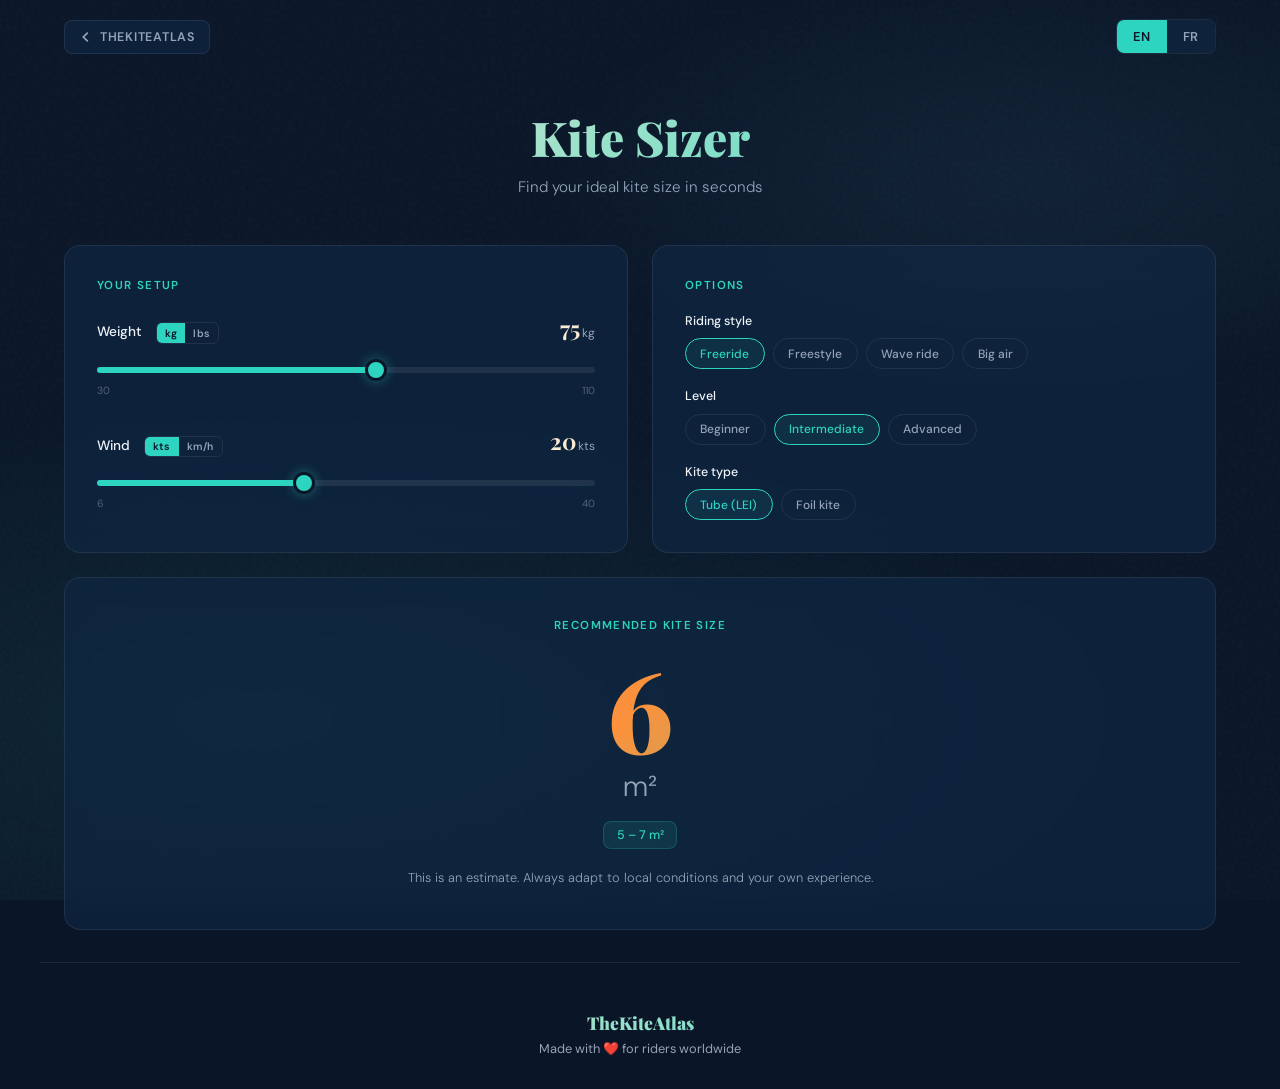
<file: tools/kite-sizer/index.html>
<!DOCTYPE html>
<html lang="en">
<head>
  <meta charset="UTF-8" />
  <meta name="viewport" content="width=device-width, initial-scale=1.0" />
  <title>Kite Sizer | TheKiteAtlas</title>
  <meta name="description" content="Find your ideal kite size based on your weight, wind speed, riding style and level. Interactive calculator for kitesurfers." />
  <meta property="og:type" content="article" />
  <meta property="og:title" content="Kite Sizer | TheKiteAtlas" />
  <meta property="og:description" content="Find your ideal kite size based on your weight, wind speed, riding style and level." />
  <meta property="og:url" content="https://thekiteatlas.com/tools/kite-sizer/" />
  <meta property="og:site_name" content="TheKiteAtlas" />
  <meta name="twitter:card" content="summary" />
  <meta name="twitter:title" content="Kite Sizer | TheKiteAtlas" />
  <meta name="twitter:description" content="Find your ideal kite size based on your weight, wind speed, riding style and level." />
  <link rel="icon" href="../../favicon.svg" type="image/svg+xml" />
  <link rel="apple-touch-icon" href="../../favicon.svg" />
  <link rel="canonical" href="https://thekiteatlas.com/tools/kite-sizer/" />
  <link rel="alternate" hreflang="en" href="https://thekiteatlas.com/tools/kite-sizer/" />
  <link rel="alternate" hreflang="fr" href="https://thekiteatlas.com/tools/kite-sizer/" />
  <link rel="alternate" hreflang="x-default" href="https://thekiteatlas.com/tools/kite-sizer/" />
  <link rel="preconnect" href="https://fonts.googleapis.com" />
  <link rel="preconnect" href="https://fonts.gstatic.com" crossorigin />
  <link href="https://fonts.googleapis.com/css2?family=Playfair+Display:wght@400;700;900&family=DM+Sans:wght@300;400;500;600;700&display=swap" rel="stylesheet" />
  <link rel="stylesheet" href="../../style.css" />
  <style>

    .topbar {
      display: flex; align-items: center; justify-content: space-between;
      padding: 1.2rem 1.5rem;
      max-width: 1200px; margin: 0 auto;
    }

    .back-link {
      display: flex; align-items: center; gap: 0.4rem;
      font-size: 0.78rem; font-weight: 600; color: var(--ts);
      text-decoration: none; letter-spacing: 0.06em; text-transform: uppercase;
      padding: 0.5rem 0.9rem; border-radius: 8px;
      background: var(--gl); border: 1px solid var(--gb);
      backdrop-filter: blur(8px); transition: color 0.3s;
    }
    .back-link:hover { color: var(--tq); }
    .back-link svg { width: 14px; height: 14px; }

    .hero {
      text-align: center;
      padding: 2rem 1.5rem 1rem;
      max-width: 1200px; margin: 0 auto;
    }

    .hero h1 {
      font-family: "Playfair Display", serif;
      font-size: clamp(2rem, 5vw, 3rem); font-weight: 900;
      background: linear-gradient(135deg, var(--sl), var(--tq));
      -webkit-background-clip: text; -webkit-text-fill-color: transparent;
      background-clip: text; margin-bottom: 0.5rem;
    }

    .hero p { color: var(--ts); font-size: 0.95rem; font-weight: 300; }

    /* ── Layout ── */
    .calc {
      max-width: 1200px; margin: 2rem auto; padding: 0 1.5rem;
      display: grid; grid-template-columns: 1fr 1fr; gap: 1.5rem;
    }

    .card {
      background: var(--gl); border: 1px solid var(--gb);
      border-radius: 16px; padding: 2rem;
      backdrop-filter: blur(12px);
      transition: transform 0.35s cubic-bezier(0.4, 0, 0.2, 1),
                  box-shadow 0.35s ease, border-color 0.35s ease;
    }

    .card-title {
      font-size: 0.72rem; font-weight: 600;
      letter-spacing: 0.12em; text-transform: uppercase;
      color: var(--tq); margin-bottom: 1.2rem;
    }

    .card.result { grid-column: 1 / -1; }

    .card:not(.result):hover {
      transform: scale(1.02);
      border-color: rgba(45, 212, 191, 0.2);
      box-shadow: 0 8px 40px rgba(45, 212, 191, 0.06);
    }

    /* ── Sliders ── */
    .slider-row { margin-bottom: 1.8rem; }
    .slider-row:last-child { margin-bottom: 0; }

    .slider-header {
      display: flex; justify-content: space-between;
      align-items: baseline; margin-bottom: 0.8rem;
    }

    .slider-label { font-size: 0.85rem; font-weight: 500; color: var(--tp); }

    .slider-value {
      font-family: "Playfair Display", serif;
      font-size: 1.4rem; font-weight: 700; color: var(--sl);
      min-width: 80px; text-align: right;
    }

    .slider-value .unit {
      font-family: "DM Sans", sans-serif;
      font-size: 0.75rem; font-weight: 400; color: var(--ts); margin-left: 2px;
    }

    input[type="range"] {
      -webkit-appearance: none; appearance: none;
      width: 100%; height: 6px; border-radius: 3px;
      background: rgba(255, 255, 255, 0.08); outline: none; cursor: pointer;
    }

    input[type="range"]::-webkit-slider-thumb {
      -webkit-appearance: none; appearance: none;
      width: 22px; height: 22px; border-radius: 50%;
      background: var(--tq); border: 3px solid var(--od);
      box-shadow: 0 0 12px rgba(45, 212, 191, 0.4);
      cursor: pointer; transition: transform 0.2s, box-shadow 0.2s;
    }

    input[type="range"]::-webkit-slider-thumb:hover {
      transform: scale(1.15);
      box-shadow: 0 0 20px rgba(45, 212, 191, 0.6);
    }

    input[type="range"]::-moz-range-thumb {
      width: 22px; height: 22px; border-radius: 50%;
      background: var(--tq); border: 3px solid var(--od);
      box-shadow: 0 0 12px rgba(45, 212, 191, 0.4); cursor: pointer;
    }

    .slider-hints {
      display: flex; justify-content: space-between;
      margin-top: 0.4rem; font-size: 0.65rem; color: var(--ts); opacity: 0.5;
    }

    /* ── Unit toggle ── */
    .unit-toggle {
      display: inline-flex; border-radius: 6px; overflow: hidden;
      border: 1px solid var(--gb); margin-left: 0.6rem; vertical-align: middle;
    }

    .unit-btn {
      padding: 0.2rem 0.5rem; background: transparent; border: none;
      color: var(--ts); font-family: "DM Sans", sans-serif;
      font-size: 0.65rem; font-weight: 600; cursor: pointer;
      transition: all 0.3s; letter-spacing: 0.03em;
    }

    .unit-btn.a { background: var(--tq); color: var(--od); }

    /* ── Pills ── */
    .pill-group { margin-bottom: 1.2rem; }
    .pill-group:last-child { margin-bottom: 0; }

    .pill-group-label {
      font-size: 0.78rem; font-weight: 500; color: var(--tp); margin-bottom: 0.6rem;
    }

    .pills { display: flex; flex-wrap: wrap; gap: 0.5rem; }

    .pill {
      padding: 0.4rem 0.9rem; border-radius: 100px;
      border: 1px solid var(--gb); background: transparent;
      color: var(--ts); font-family: "DM Sans", sans-serif;
      font-size: 0.75rem; font-weight: 500; cursor: pointer;
      transition: all 0.3s;
    }

    .pill:hover { border-color: var(--tq); color: var(--tq); }

    .pill.a {
      border-color: var(--tq); color: var(--tq);
      background: rgba(45, 212, 191, 0.08);
    }

    /* ── Result ── */
    .result { text-align: center; padding: 2.5rem 2rem; position: relative; overflow: hidden; }

    .result-glow {
      position: absolute; top: 50%; left: 50%;
      width: 200px; height: 200px;
      transform: translate(-50%, -60%);
      background: radial-gradient(circle, rgba(45, 212, 191, 0.12) 0%, transparent 70%);
      pointer-events: none; transition: opacity 0.5s;
      opacity: 0;
    }

    .result-glow.pulse { opacity: 1; }

    .result-size {
      font-family: "Playfair Display", serif;
      font-size: clamp(4rem, 12vw, 7rem); font-weight: 900; line-height: 1;
      background: linear-gradient(135deg, var(--coral), var(--sun), var(--tq));
      -webkit-background-clip: text; -webkit-text-fill-color: transparent;
      background-clip: text; transition: transform 0.3s ease;
      position: relative;
    }

    .result-unit {
      font-family: "DM Sans", sans-serif;
      font-size: clamp(1.2rem, 3vw, 1.8rem); font-weight: 300;
      color: var(--ts); margin-top: 0.2rem;
    }

    .result-note {
      margin-top: 1.2rem; font-size: 0.8rem; color: var(--ts);
      font-weight: 300; line-height: 1.6;
    }

    .range-badge {
      display: inline-block;
      background: rgba(45, 212, 191, 0.1);
      border: 1px solid rgba(45, 212, 191, 0.2);
      border-radius: 8px; padding: 0.3rem 0.8rem; margin-top: 1rem;
      font-size: 0.78rem; color: var(--tq); font-weight: 500;
    }

    footer { padding: 3rem 1.5rem 2rem; max-width: 1200px; margin: 0 auto; }

    @media (max-width: 768px) {
      .calc { grid-template-columns: 1fr; }
      .card { padding: 1.4rem; }
      .result { padding: 2rem 1rem; }
      .topbar { padding: 1rem; }
    }

  </style>
</head>

<body>
  <div class="G"></div>

  <div class="C">

    <div class="topbar">
      <a class="back-link" href="../../" aria-label="Back to TheKiteAtlas home">
        <svg viewBox="0 0 16 16" fill="none" stroke="currentColor" stroke-width="2" aria-hidden="true"><path d="M10 3L5 8l5 5"/></svg>
        <span id="backLabel">TheKiteAtlas</span>
      </a>
      <div class="ls" role="group" aria-label="Language switcher">
        <button class="lb a" data-lang="en" aria-label="English">EN</button>
        <button class="lb" data-lang="fr" aria-label="Français">FR</button>
      </div>
    </div>

    <section class="hero">
      <h1 id="title">Kite Sizer</h1>
      <p id="subtitle">Find your ideal kite size in seconds</p>
    </section>

    <div class="calc">

      <!-- Inputs -->
      <div class="card">
        <div class="card-title" id="inputsTitle">Your setup</div>

        <div class="slider-row">
          <div class="slider-header">
            <span class="slider-label">
              <span id="weightLabel">Weight</span>
              <span class="unit-toggle" id="weightUnitToggle">
                <button class="unit-btn a" data-unit="kg">kg</button>
                <button class="unit-btn" data-unit="lbs">lbs</button>
              </span>
            </span>
            <span class="slider-value"><span id="weightVal">75</span><span class="unit" id="weightUnit">kg</span></span>
          </div>
          <input type="range" id="weightSlider" min="30" max="110" value="75" step="1" />
          <div class="slider-hints"><span id="weightMin">30</span><span id="weightMax">110</span></div>
        </div>

        <div class="slider-row">
          <div class="slider-header">
            <span class="slider-label">
              <span id="windLabel">Wind</span>
              <span class="unit-toggle" id="windUnitToggle">
                <button class="unit-btn a" data-unit="kts">kts</button>
                <button class="unit-btn" data-unit="kmh">km/h</button>
              </span>
            </span>
            <span class="slider-value"><span id="windVal">20</span><span class="unit" id="windUnit">kts</span></span>
          </div>
          <input type="range" id="windSlider" min="6" max="40" value="20" step="1" />
          <div class="slider-hints"><span id="windMin">6</span><span id="windMax">40</span></div>
        </div>
      </div>

      <!-- Options -->
      <div class="card card-opts">
        <div class="card-title" id="optionsTitle">Options</div>

        <div class="pill-group">
          <div class="pill-group-label" id="styleLabel">Riding style</div>
          <div class="pills" id="stylePills">
            <button class="pill a" data-style="freeride">Freeride</button>
            <button class="pill" data-style="freestyle">Freestyle</button>
            <button class="pill" data-style="wave">Wave ride</button>
            <button class="pill" data-style="bigair">Big air</button>
          </div>
        </div>

        <div class="pill-group">
          <div class="pill-group-label" id="levelLabel">Level</div>
          <div class="pills" id="levelPills">
            <button class="pill" data-level="beginner" id="levelBeg">Beginner</button>
            <button class="pill a" data-level="intermediate" id="levelInt">Intermediate</button>
            <button class="pill" data-level="advanced" id="levelAdv">Advanced</button>
          </div>
        </div>

        <div class="pill-group">
          <div class="pill-group-label" id="kiteTypeLabel">Kite type</div>
          <div class="pills" id="kiteTypePills">
            <button class="pill a" data-ktype="tube" id="ktTube">Tube (LEI)</button>
            <button class="pill" data-ktype="foil" id="ktFoil">Foil kite</button>
          </div>
        </div>
      </div>

      <!-- Result -->
      <div class="card result" id="resultCard">
        <div class="result-glow" id="glow"></div>
        <div class="card-title" id="resultTitle">Recommended kite size</div>
        <div class="result-size" id="resultSize">10</div>
        <div class="result-unit">m²</div>
        <div class="range-badge" id="resultRange">9 – 11 m²</div>
        <p class="result-note" id="resultNote">This is an estimate. Always adapt to local conditions and your own experience.</p>
      </div>

    </div>

    <footer>
      <div class="logo">TheKiteAtlas</div>
      <p id="footerText">Made with &#10084;&#65039; for riders worldwide</p>
    </footer>

  </div>

  <script>
    /* ═══════════════════════════════════════════
       Translations
       ═══════════════════════════════════════════ */
    const UI = {
      en: {
        title: "Kite Sizer",
        subtitle: "Find your ideal kite size in seconds",
        back: "TheKiteAtlas",
        inputs: "Your setup",
        weight: "Weight",
        wind: "Wind",
        options: "Options",
        style: "Riding style",
        level: "Level",
        kiteType: "Kite type",
        tube: "Tube (LEI)",
        foil: "Foil kite",
        beginner: "Beginner",
        intermediate: "Intermediate",
        advanced: "Advanced",
        result: "Recommended kite size",
        note: "This is an estimate. Always adapt to local conditions and your own experience.",
        footer: "Made with \u2764\uFE0F for riders worldwide",
      },
      fr: {
        title: "Kite Sizer",
        subtitle: "Trouve ta taille de kite en quelques secondes",
        back: "TheKiteAtlas",
        inputs: "Ton setup",
        weight: "Poids",
        wind: "Vent",
        options: "Options",
        style: "Style de ride",
        level: "Niveau",
        kiteType: "Type de kite",
        tube: "Tube (LEI)",
        foil: "Foil kite",
        beginner: "Débutant",
        intermediate: "Intermédiaire",
        advanced: "Confirmé",
        result: "Taille de kite recommandée",
        note: "Ceci est une estimation. Adapte toujours aux conditions locales et à ton expérience.",
        footer: "Fait avec \u2764\uFE0F pour les riders du monde entier",
      },
    };

    /* ═══════════════════════════════════════════
       State
       ═══════════════════════════════════════════ */
    let lang = "en";
    let weightUnit = "kg";
    let windUnit = "kts";
    let style = "freeride";
    let level = "intermediate";
    let kiteType = "tube";
    let displayedSize = 10;

    const KG_TO_LBS = 2.205;
    const KTS_TO_KMH = 1.852;

    function getWeightKg() {
      const v = parseInt(document.getElementById("weightSlider").value);
      return weightUnit === "lbs" ? v / KG_TO_LBS : v;
    }

    function getWindKts() {
      const v = parseInt(document.getElementById("windSlider").value);
      return windUnit === "kmh" ? v / KTS_TO_KMH : v;
    }

    /* ═══════════════════════════════════════════
       Kite size model — lookup table + interpolation

       Calibrated from real-world kite size charts
       (Duotone, Core, Cabrinha, Ozone) for a 75 kg
       rider on a tube (LEI) kite, freeride, intermediate.

       Foil kites generate more lift per m² thanks to
       Formula: kite_m2 = (weight_kg / wind_kts) × K × style × level

       K coefficient by kite type (benchmarked against 12 brands):
         Tube (LEI) + twintip:  K = 2.2
         Foil kite + twintip:   K = 1.5

       See tools/KITE-SIZER-SPEC.md for full calibration data.
       ═══════════════════════════════════════════ */

    function calcKiteSize() {
      const wKg = getWeightKg();
      const wKts = getWindKts();

      // Base coefficient by kite type (calibrated against 11 brands, see KITE-SIZER-SPEC.md)
      const K = kiteType === "foil" ? 1.6 : 1.7;

      // Core formula
      let size = (wKg / wKts) * K;

      // Style multiplier
      const sm = { freeride: 1.0, freestyle: 0.90, wave: 0.85, bigair: 1.15 };
      size *= (sm[style] || 1.0);

      // Level multiplier
      const lm = { beginner: 1.15, intermediate: 1.0, advanced: 0.90 };
      size *= (lm[level] || 1.0);

      return Math.max(3, Math.min(25, size));
    }

    /* ═══════════════════════════════════════════
       Animated number counter
       ═══════════════════════════════════════════ */
    let animFrame = null;

    function animateSize(target) {
      const el = document.getElementById("resultSize");
      const start = displayedSize;
      const diff = target - start;
      if (Math.abs(diff) < 0.01) { el.textContent = Math.round(target); return; }

      const duration = 250;
      const t0 = performance.now();

      function tick(now) {
        const p = Math.min(1, (now - t0) / duration);
        const ease = 1 - Math.pow(1 - p, 3); // ease-out cubic
        const current = start + diff * ease;
        el.textContent = Math.round(current);
        if (p < 1) animFrame = requestAnimationFrame(tick);
        else displayedSize = target;
      }

      if (animFrame) cancelAnimationFrame(animFrame);
      animFrame = requestAnimationFrame(tick);
    }

    /* ═══════════════════════════════════════════
       Glow pulse effect
       ═══════════════════════════════════════════ */
    let glowTimer = null;

    function pulseGlow() {
      const g = document.getElementById("glow");
      g.classList.add("pulse");
      if (glowTimer) clearTimeout(glowTimer);
      glowTimer = setTimeout(() => g.classList.remove("pulse"), 500);
    }

    /* ═══════════════════════════════════════════
       Update
       ═══════════════════════════════════════════ */
    function update() {
      const ws = document.getElementById("weightSlider");
      const windS = document.getElementById("windSlider");

      document.getElementById("weightVal").textContent = ws.value;
      document.getElementById("windVal").textContent = windS.value;

      const size = calcKiteSize();
      const rounded = Math.round(size);
      const lo = Math.max(3, Math.round(size * 0.85));
      const hi = Math.min(25, Math.round(size * 1.15));

      animateSize(size);
      document.getElementById("resultRange").textContent = `${lo} – ${hi} m²`;

      pulseGlow();
      updateSliderTrack(ws);
      updateSliderTrack(windS);
    }

    function updateSliderTrack(s) {
      const pct = ((s.value - s.min) / (s.max - s.min)) * 100;
      s.style.background = `linear-gradient(to right, var(--tq) 0%, var(--tq) ${pct}%, rgba(255,255,255,0.08) ${pct}%)`;
    }

    /* ═══════════════════════════════════════════
       Unit toggles
       ═══════════════════════════════════════════ */
    function switchWeightUnit(u) {
      const s = document.getElementById("weightSlider");
      const v = parseInt(s.value);
      if (u === "lbs" && weightUnit === "kg") {
        s.min = Math.round(30 * KG_TO_LBS); s.max = Math.round(110 * KG_TO_LBS);
        s.value = Math.round(v * KG_TO_LBS);
      } else if (u === "kg" && weightUnit === "lbs") {
        s.min = 30; s.max = 110; s.value = Math.round(v / KG_TO_LBS);
      }
      weightUnit = u;
      document.getElementById("weightUnit").textContent = u;
      document.getElementById("weightMin").textContent = s.min;
      document.getElementById("weightMax").textContent = s.max;
      document.querySelectorAll("#weightUnitToggle .unit-btn").forEach(b => b.classList.toggle("a", b.dataset.unit === u));
      update();
    }

    function switchWindUnit(u) {
      const s = document.getElementById("windSlider");
      const v = parseInt(s.value);
      if (u === "kmh" && windUnit === "kts") {
        s.min = Math.round(6 * KTS_TO_KMH); s.max = Math.round(40 * KTS_TO_KMH);
        s.value = Math.round(v * KTS_TO_KMH);
      } else if (u === "kts" && windUnit === "kmh") {
        s.min = 6; s.max = 40; s.value = Math.round(v / KTS_TO_KMH);
      }
      windUnit = u;
      document.getElementById("windUnit").textContent = u === "kmh" ? "km/h" : "kts";
      document.getElementById("windMin").textContent = s.min;
      document.getElementById("windMax").textContent = s.max;
      document.querySelectorAll("#windUnitToggle .unit-btn").forEach(b => b.classList.toggle("a", b.dataset.unit === u));
      update();
    }

    /* ═══════════════════════════════════════════
       Language
       ═══════════════════════════════════════════ */
    function switchLang(l) {
      lang = l;
      document.documentElement.lang = l;
      const t = UI[l];
      document.getElementById("title").textContent = t.title;
      document.getElementById("subtitle").textContent = t.subtitle;
      document.getElementById("backLabel").textContent = t.back;
      document.getElementById("inputsTitle").textContent = t.inputs;
      document.getElementById("weightLabel").textContent = t.weight;
      document.getElementById("windLabel").textContent = t.wind;
      document.getElementById("optionsTitle").textContent = t.options;
      document.getElementById("styleLabel").textContent = t.style;
      document.getElementById("levelLabel").textContent = t.level;
      document.getElementById("kiteTypeLabel").textContent = t.kiteType;
      document.getElementById("ktTube").textContent = t.tube;
      document.getElementById("ktFoil").textContent = t.foil;
      document.getElementById("levelBeg").textContent = t.beginner;
      document.getElementById("levelInt").textContent = t.intermediate;
      document.getElementById("levelAdv").textContent = t.advanced;
      document.getElementById("resultTitle").textContent = t.result;
      document.getElementById("resultNote").textContent = t.note;
      document.getElementById("footerText").textContent = t.footer;
      document.querySelectorAll(".lb").forEach(b => b.classList.toggle("a", b.dataset.lang === l));
    }

    /* ═══════════════════════════════════════════
       Events
       ═══════════════════════════════════════════ */
    document.getElementById("weightSlider").addEventListener("input", update);
    document.getElementById("windSlider").addEventListener("input", update);

    document.getElementById("weightUnitToggle").addEventListener("click", e => {
      const b = e.target.closest(".unit-btn"); if (b) switchWeightUnit(b.dataset.unit);
    });
    document.getElementById("windUnitToggle").addEventListener("click", e => {
      const b = e.target.closest(".unit-btn"); if (b) switchWindUnit(b.dataset.unit);
    });

    document.getElementById("stylePills").addEventListener("click", e => {
      const p = e.target.closest(".pill"); if (!p) return;
      document.querySelectorAll("#stylePills .pill").forEach(x => x.classList.remove("a"));
      p.classList.add("a"); style = p.dataset.style; update();
    });

    document.getElementById("levelPills").addEventListener("click", e => {
      const p = e.target.closest(".pill"); if (!p) return;
      document.querySelectorAll("#levelPills .pill").forEach(x => x.classList.remove("a"));
      p.classList.add("a"); level = p.dataset.level; update();
    });

    document.getElementById("kiteTypePills").addEventListener("click", e => {
      const p = e.target.closest(".pill"); if (!p) return;
      document.querySelectorAll("#kiteTypePills .pill").forEach(x => x.classList.remove("a"));
      p.classList.add("a"); kiteType = p.dataset.ktype; update();
    });

    document.querySelectorAll(".lb").forEach(b => b.addEventListener("click", () => switchLang(b.dataset.lang)));

    const browserLang = (navigator.language || "en").startsWith("fr") ? "fr" : "en";
    switchLang(browserLang);
    update();
  </script>
</body>
</html>
</file>
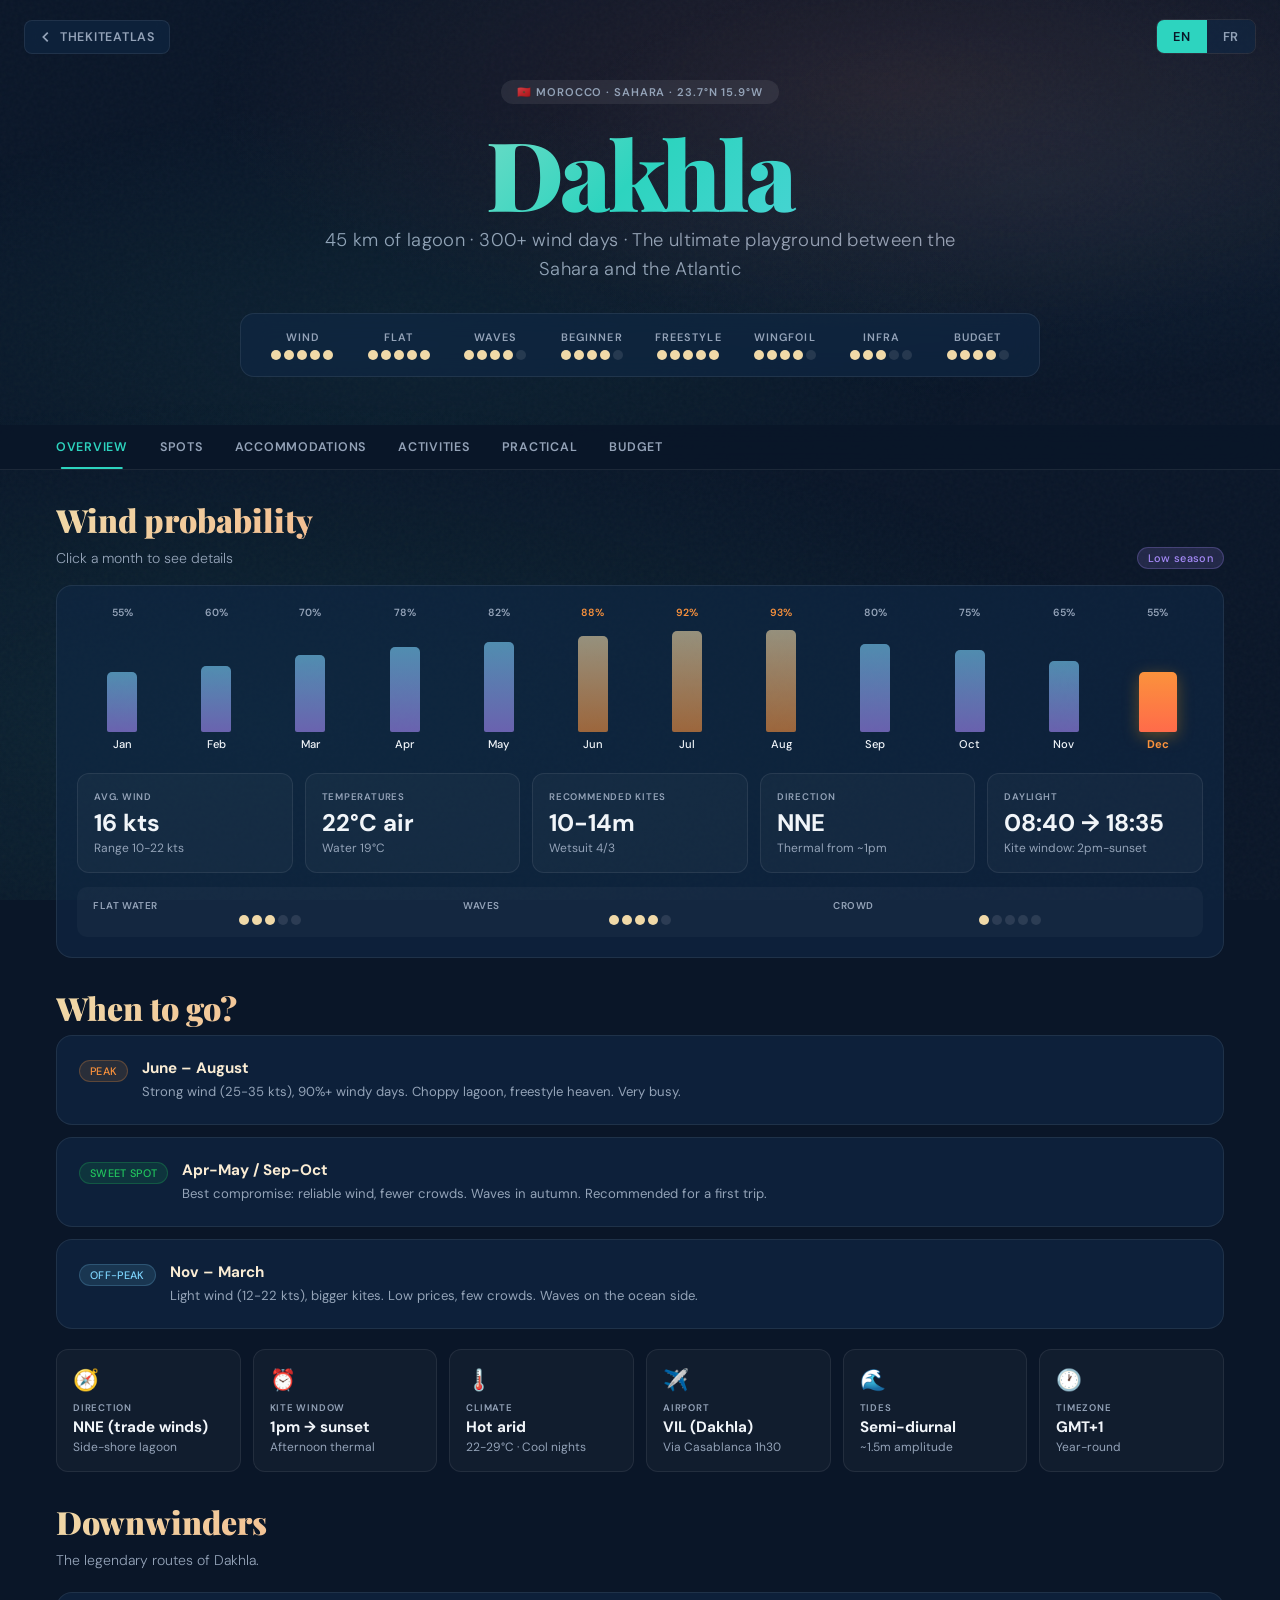
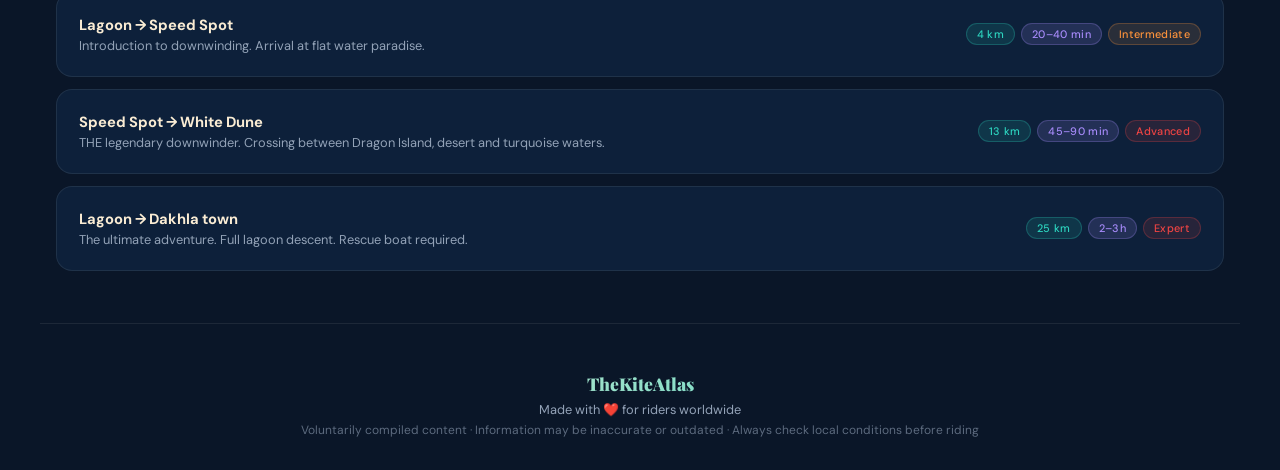
<file: spots/dakhla.html>
<!DOCTYPE html>
<html lang="en">
<head>
  <meta charset="UTF-8" />
  <meta name="viewport" content="width=device-width, initial-scale=1.0" />
  <title>Dakhla - Kite Spot Guide | TheKiteAtlas</title>
  <meta name="description" content="Complete kitesurf guide to Dakhla, Morocco. Wind stats, best spots, accommodations, budget tips, and travel info for the world's top kite destination." />
  <meta property="og:type" content="article" />
  <meta property="og:title" content="Dakhla — Kite Spot Guide | TheKiteAtlas" />
  <meta property="og:description" content="Complete kitesurf guide to Dakhla, Morocco. Wind stats, best spots, accommodations, budget tips, and travel info for the world's top kite destination." />
  <meta property="og:url" content="https://thekiteatlas.com/spots/dakhla.html" />
  <meta property="og:site_name" content="TheKiteAtlas" />
  <meta name="twitter:card" content="summary" />
  <meta name="twitter:title" content="Dakhla — Kite Spot Guide | TheKiteAtlas" />
  <meta name="twitter:description" content="Complete kitesurf guide to Dakhla, Morocco. Wind stats, best spots, accommodations, budget tips, and travel info." />
  <link rel="icon" href="../favicon.svg" type="image/svg+xml" />
  <link rel="apple-touch-icon" href="../favicon.svg" />
  <link rel="canonical" href="https://thekiteatlas.com/spots/dakhla.html" />
  <link href="https://fonts.googleapis.com/css2?family=Playfair+Display:wght@400;700;900&family=DM+Sans:wght@300;400;500;600;700&display=swap" rel="stylesheet" />
  <link rel="stylesheet" href="../style.css" />
  <style>

    /* ── Top bar ── */
    .topbar {
      position: absolute; top: 0; left: 0; right: 0;
      display: flex; align-items: center; justify-content: space-between;
      padding: 1.2rem 1.5rem;
      z-index: 10;
    }

    .back-link {
      display: flex; align-items: center; gap: 0.4rem;
      font-size: 0.78rem; font-weight: 600; color: var(--ts);
      text-decoration: none; letter-spacing: 0.06em;
      text-transform: uppercase;
      padding: 0.5rem 0.9rem;
      border-radius: 8px;
      background: var(--gl); border: 1px solid var(--gb);
      backdrop-filter: blur(8px);
      transition: color 0.3s;
    }
    .back-link:hover { color: var(--tq); }
    .back-link svg { width: 14px; height: 14px; }

    /* ── Hero ── */
    .hero {
      padding: 80px 20px 48px;
      text-align: center;
      position: relative; overflow: hidden;
    }
    .hero::before {
      content: "";
      position: absolute; inset: 0;
      background:
        radial-gradient(ellipse at 70% 20%, rgba(255,107,74,0.1) 0%, transparent 55%),
        radial-gradient(ellipse at 30% 80%, rgba(45,212,191,0.06) 0%, transparent 50%);
      pointer-events: none;
    }
    .hero-badge {
      display: inline-flex; align-items: center; gap: 8px;
      padding: 5px 16px; border-radius: 100px;
      background: var(--gb); backdrop-filter: blur(8px);
      font-size: 0.7rem; font-weight: 600; color: var(--ts);
      letter-spacing: 0.08em; text-transform: uppercase;
      margin-bottom: 20px; position: relative;
    }
    .hero h1 {
      font-family: "Playfair Display", serif;
      font-size: clamp(3.5rem, 10vw, 6rem);
      font-weight: 900; line-height: 1;
      letter-spacing: -0.03em; margin-bottom: 6px;
      background: linear-gradient(135deg, var(--sl), var(--tq), var(--sky));
      -webkit-background-clip: text; -webkit-text-fill-color: transparent;
      background-clip: text; position: relative;
    }
    .hero-sub {
      font-size: clamp(0.95rem, 2.5vw, 1.15rem);
      font-weight: 300; color: var(--ts);
      letter-spacing: 0.02em; max-width: 680px;
      margin: 0 auto 28px; line-height: 1.6;
    }

    /* ── Scores bar ── */
    .scores {
      display: flex; gap: 14px; flex-wrap: wrap; justify-content: center;
      padding: 16px 20px; max-width: 800px; margin: 0 auto;
      background: var(--gl); backdrop-filter: blur(12px);
      border-radius: 14px; border: 1px solid var(--gb);
    }
    .score-item { text-align: center; flex: 1 1 62px; }
    .score-label {
      font-size: 0.68rem; font-weight: 600; color: var(--ts);
      text-transform: uppercase; letter-spacing: 0.1em; margin-bottom: 6px;
    }
    .score-dots { display: flex; gap: 3px; justify-content: center; }
    .dot { width: 10px; height: 10px; border-radius: 50%; background: rgba(255,255,255,0.1); }
    .dot.on { background: var(--sand); }

    /* ── Tabs ── */
    .tabs {
      position: sticky; top: 0; z-index: 100;
      backdrop-filter: blur(20px); -webkit-backdrop-filter: blur(20px);
      background: rgba(10,22,40,0.88);
      border-bottom: 1px solid var(--gb);
    }
    .tabs-inner {
      display: flex; overflow-x: auto; scrollbar-width: none;
      max-width: 1200px; margin: 0 auto;
    }
    .tabs-inner::-webkit-scrollbar { display: none; }
    .tab-btn {
      flex-shrink: 0; padding: 14px 16px;
      background: none; border: none;
      color: var(--ts); font-family: "DM Sans", sans-serif;
      font-size: 0.78rem; font-weight: 600;
      letter-spacing: 0.06em; text-transform: uppercase;
      cursor: pointer; transition: all 0.3s;
      position: relative; white-space: nowrap;
    }
    .tab-btn:hover { color: var(--tq); }
    .tab-btn.a { color: var(--tq); }
    .tab-btn.a::after {
      content: ""; position: absolute; bottom: 0;
      left: 50%; transform: translateX(-50%);
      width: 60%; height: 2px;
      background: var(--tq); border-radius: 1px;
    }

    /* ── Content ── */
    .content { max-width: 1200px; margin: 0 auto; padding: 0 16px; }
    .tab-panel { display: none; padding: 28px 0 40px; }
    .tab-panel.active { display: block; animation: fadeUp 0.35s ease; }

    /* ── Section titles ── */
    .section-title {
      font-family: "Playfair Display", serif;
      font-size: clamp(1.5rem, 4vw, 2rem);
      font-weight: 900; margin-bottom: 6px;
      background: linear-gradient(135deg, var(--sand), var(--coral));
      -webkit-background-clip: text; -webkit-text-fill-color: transparent;
      background-clip: text;
    }
    .section-sub {
      font-size: 0.88rem; color: var(--ts); font-weight: 300;
      line-height: 1.6; margin-bottom: 20px; max-width: 600px;
    }

    /* ── Card ── */
    .card {
      background: var(--gl); border: 1px solid var(--gb);
      border-radius: 16px; padding: 22px;
      transition: all 0.4s cubic-bezier(0.4,0,0.2,1);
      position: relative; overflow: hidden; margin-bottom: 12px;
    }
    .card::before {
      content: ""; position: absolute; top: 0; left: 0; right: 0;
      height: 3px; background: linear-gradient(90deg, var(--tq), var(--coral));
      opacity: 0; transition: opacity 0.4s;
    }
    .card:hover { transform: translateY(-3px); border-color: rgba(255,255,255,0.12); box-shadow: 0 16px 48px rgba(0,0,0,0.3); }
    .card:hover::before { opacity: 1; }

    /* ── Wind chart ── */
    .wind-chart { display: flex; gap: 4px; align-items: flex-end; overflow-x: auto; padding-bottom: 4px; }
    .wind-bar-col { display: flex; flex-direction: column; align-items: center; cursor: pointer; flex: 1; min-width: 44px; transition: all 0.2s; }
    .wind-bar-col .pct { font-size: 0.65rem; font-weight: 600; margin-bottom: 3px; flex-shrink: 0; }
    .wind-bar-zone { height: 110px; display: flex; align-items: flex-end; justify-content: center; }
    .wind-bar-col .bar { border-radius: 5px 5px 2px 2px; transition: all 0.3s cubic-bezier(0.4,0,0.2,1); width: 30px; }
    .wind-bar-col.sel .bar { width: 38px; box-shadow: 0 4px 16px rgba(245,158,11,0.35); }
    .wind-bar-col .mo-label { font-size: 0.7rem; font-weight: 500; margin-top: 5px; flex-shrink: 0; }

    /* ── Stat grid month ── */
    .stat-grid-month { grid-template-columns: repeat(5, 1fr); }
    @media (max-width: 600px) { .stat-grid-month { grid-template-columns: repeat(2, 1fr); } }

    /* ── Accordion ── */
    .acc-header {
      display: flex; align-items: center; justify-content: space-between;
      cursor: pointer; gap: 10px; width: 100%;
    }
    .acc-arrow { font-size: 14px; color: var(--ts); transition: transform 0.3s; }
    .acc-body { display: none; padding-top: 14px; border-top: 1px solid var(--gb); margin-top: 14px; }
    .acc-body.open { display: block; animation: fadeUp 0.25s ease; }
    .acc-arrow.open { transform: rotate(180deg); }

    /* ── Detail grid ── */
    .detail-grid { display: grid; grid-template-columns: repeat(auto-fit, minmax(180px, 1fr)); gap: 10px; }
    .detail-item { padding: 10px 12px; background: rgba(255,255,255,0.03); border-radius: 10px; border: 1px solid var(--gb); }
    .detail-label { font-size: 0.62rem; font-weight: 600; color: var(--ts); text-transform: uppercase; letter-spacing: 0.06em; margin-bottom: 3px; }
    .detail-value { font-size: 0.82rem; font-weight: 500; color: var(--tp); line-height: 1.5; }

    /* ── Stat grid ── */
    .stat-grid { display: grid; grid-template-columns: repeat(auto-fit, minmax(140px, 1fr)); gap: 12px; }
    .stat-box { padding: 16px; background: rgba(255,255,255,0.03); border-radius: 12px; border: 1px solid var(--gb); }
    .stat-label { font-size: 0.6rem; font-weight: 600; color: var(--ts); text-transform: uppercase; letter-spacing: 0.08em; }
    .stat-value { font-size: 1.5rem; font-weight: 700; color: var(--tp); margin-top: 4px; }
    .stat-sub { font-size: 0.75rem; color: var(--ts); margin-top: 2px; }

    /* ── Tip / Warning / Info boxes ── */
    .tip { padding: 14px 16px; border-radius: 12px; margin-top: 10px; background: rgba(251,146,60,0.06); border: 1px solid rgba(251,146,60,0.2); border-left: 3px solid var(--sun); }
    .tip-title { font-size: 0.75rem; font-weight: 700; color: var(--sun); margin-bottom: 4px; }
    .tip-text { font-size: 0.8rem; color: var(--ts); line-height: 1.6; }

    .warning { padding: 14px 16px; border-radius: 12px; background: rgba(239,68,68,0.06); border: 1px solid rgba(239,68,68,0.2); border-left: 3px solid var(--rd); }
    .warning-title { font-size: 0.75rem; font-weight: 700; color: var(--rd); margin-bottom: 4px; }
    .warning-text { font-size: 0.8rem; color: var(--ts); line-height: 1.6; }

    .info { padding: 14px 16px; border-radius: 12px; background: rgba(45,212,191,0.06); border: 1px solid rgba(45,212,191,0.2); border-left: 3px solid var(--tq); }
    .info-title { font-size: 0.75rem; font-weight: 700; color: var(--tq); margin-bottom: 4px; }
    .info-text { font-size: 0.8rem; color: var(--ts); line-height: 1.6; }

    /* ── Budget bar ── */
    .budget-bar { display: flex; height: 10px; border-radius: 6px; overflow: hidden; margin: 14px 0; }
    .budget-seg { transition: flex 0.3s ease; }

    /* ── Profile selector ── */
    .profile-grid { display: flex; gap: 8px; margin-bottom: 18px; }
    .profile-btn {
      flex: 1; padding: 12px 8px; border-radius: 12px;
      border: 1px solid var(--gb); background: var(--gl);
      cursor: pointer; font-family: "DM Sans", sans-serif;
      text-align: center; transition: all 0.2s; color: var(--tp);
    }
    .profile-btn.sel { border-color: var(--sand); background: rgba(240,217,168,0.08); }
    .profile-btn .icon { font-size: 1.5rem; }
    .profile-btn .name { font-size: 0.72rem; font-weight: 700; margin-top: 4px; }

    /* ── Footer (spot page specifics) ── */
    footer { padding: 3rem 1.5rem 2rem; max-width: 1200px; }

    /* ── Responsive ── */
    @media (max-width: 640px) {
      .detail-grid { grid-template-columns: 1fr; }
      .stat-grid { grid-template-columns: 1fr 1fr; }
      .hero { padding: 80px 16px 36px; }
      .card { padding: 16px; }
      .profile-grid { flex-wrap: wrap; }
      .profile-btn { flex: 1 1 45%; }
      .topbar { padding: 1rem; }
    }
  </style>
</head>
<body>
<div class="G"></div>
<div class="C">

  <!-- ═══ TOP BAR ═══ -->
  <div class="topbar">
    <a class="back-link" href="../index.html" aria-label="Back to TheKiteAtlas home">
      <svg viewBox="0 0 16 16" fill="none" stroke="currentColor" stroke-width="2" aria-hidden="true"><path d="M10 3L5 8l5 5"/></svg>
      <span id="backLabel">TheKiteAtlas</span>
    </a>
    <div class="ls" role="group" aria-label="Language switcher">
      <button class="lb" data-lang="en" onclick="switchLang('en')" aria-label="English">EN</button>
      <button class="lb" data-lang="fr" onclick="switchLang('fr')" aria-label="Fran&#231;ais">FR</button>
    </div>
  </div>

  <!-- ═══ HERO ═══ -->
  <section class="hero">
    <div class="hero-badge" id="heroBadge"></div>
    <h1>Dakhla</h1>
    <p class="hero-sub" id="heroSub"></p>
    <div class="scores" id="scores"></div>
  </section>

  <!-- ═══ TABS ═══ -->
  <nav class="tabs">
    <div class="tabs-inner" id="tabsBar"></div>
  </nav>

  <!-- ═══ CONTENT ═══ -->
  <div class="content">
    <div id="panels"></div>
  </div>

  <footer>
    <div class="logo">TheKiteAtlas</div>
    <p id="footerSub"></p>
    <p style="margin-top:4px;font-size:0.75rem;opacity:0.6" id="footerWarn"></p>
  </footer>
</div>

<script>
/* ═══════════════════════════════════════════════════════════════
   UI STRINGS
   ═══════════════════════════════════════════════════════════════ */
const UI = {
  fr: {
    back: "TheKiteAtlas",
    badge: "🇲🇦 Maroc · Sahara · 23.7°N 15.9°W",
    heroSub: "45 km de lagune · 300+ jours de vent · Le terrain de jeu ultime entre Sahara et Atlantique",
    footerSub: "Fait avec ❤️ pour les riders du monde entier",
    footerWarn: "Contenu compilé bénévolement · Les informations peuvent être inexactes ou périmées · Vérifiez toujours les conditions locales avant de naviguer",
    scores: ["Vent","Flat","Vagues","Débutant","Freestyle","Wingfoil","Infra","Budget"],
    tabs: ["Vue d'ensemble","Spots","Hébergements","Activités","Pratique","Budget"],

    /* Overview */
    windProb: "Probabilité de vent",
    windProbSub: "Cliquez sur un mois pour voir le détail",
    flatLabel: "Flat water", wavesLabel: "Vagues", crowdLabel: "Affluence",
    whenTitle: "Quand partir ?",
    whenPeriods: [
      {p:"Juin – Août",  tag:"PEAK",       cls:"tag-sun", desc:"Vent fort (25-35 kts), 90%+ jours ventés. Lagune agitée, freestyle heaven. Très fréquenté."},
      {p:"Avr-Mai / Sep-Oct",tag:"SWEET SPOT",cls:"tag-gn",  desc:"Meilleur compromis : vent fiable, moins de monde. Vagues en automne. Recommandé premier trip."},
      {p:"Nov – Mars",   tag:"OFF-PEAK",   cls:"tag-sky", desc:"Vent léger (12-22 kts), gros kites. Tarifs bas, peu de monde. Vagues côté océan."},
    ],
    statsLabels: ["Direction","Créneau kite","Climat","Aéroport","Marée","Fuseau"],
    statsValues: [
      {v:"NNE (alizés)",  s:"Side-shore lagune"},
      {v:"13h → sunset",  s:"Thermique l'après-midi"},
      {v:"Aride chaud",   s:"22-29°C · Nuits fraîches"},
      {v:"VIL (Dakhla)",  s:"Via Casablanca 1h30"},
      {v:"Semi-diurne",   s:"~1.5m amplitude"},
      {v:"GMT+1",         s:"Toute l'année"},
    ],
    statsIcons: ["🧭","⏰","🌡️","✈️","🌊","🕐"],
    downTitle: "Downwinders",
    downSub: "Les parcours mythiques de Dakhla.",

    /* Month detail */
    monthDetailLabels: ["Vent moyen","Températures","Ailes recommandées","Direction","Soleil"],
    monthDetailSubs: [m=>`Range ${m.min}-${m.max} kts`, m=>`Eau ${m.water}°C`, m=>`Combi ${m.wet}`, ()=>"Thermique dès ~13h", ()=>"Créneau kite : 14h-sunset"],

    /* Spots tab */
    spotsTitle: "Les spots",
    spotsSub: "6 spots principaux, du flat ultra-lisse aux vagues de l'Atlantique.",
    tidesInfo: "L'impact des marées",
    tidesText: "Marée basse : Speed Spot = miroir, lagune peu profonde par endroits. Marée haute : plus d'espace mais chop amplifié. Pleines lunes = rafales et courants intensifiés.",
    detailLabels: ["💧 Eau","📏 Profondeur","🏜️ Fond","🌊 Meilleure marée","⚠️ Dangers"],
    proTip: "💡 Pro tip",

    /* Camps tab */
    campsTitle: "Hébergements",
    campsSub: "De 40€/nuit à 350€ en resort de luxe, tous en pension complète.",
    campsInfoTitle: "💡 Comment choisir ?",
    campsInfoText: "<strong>Solo :</strong> Spirit pour l'ambiance. <strong>Couple :</strong> Lagon Energy ou Le Cercle. <strong>Famille :</strong> Dakhla Club. <strong>Budget :</strong> Auberge des Nomades (280€/sem). <strong>Waves :</strong> Westpoint. <strong>Luxe :</strong> Tour d'Eole.",
    perNight: "/nuit · PC",

    /* Activities tab */
    activitiesTitle: "Activités",
    activitiesSub: "Wingfoil, surf, excursions désert, bivouac sahraoui... de quoi remplir les jours sans vent.",

    /* Practical tab */
    flightTitle: "Y aller",
    gearTitle: "Quoi emmener",
    safetyTitle: "Sécurité",
    safetyBoxTitle: "⚠️ Règles essentielles",
    safetyText: "<strong>Speed Spot :</strong> Vent offshore – JAMAIS seul. Rescue boat obligatoire.<br><strong>Dune Blanche :</strong> Aucune sécurité. Partez en groupe.<br><strong>Marées :</strong> Consultez les horaires. L'assèchement bloque.<br><strong>Camps :</strong> Vérifiez le rescue boat avant de réserver.<br><strong>Nuits :</strong> Le désert refroidit vite. Vêtements chauds le soir.",
    knowTitle: "Bon à savoir",
    knowText: "🍽️ <strong style='color:var(--tp)'>Cuisine :</strong> PC dans tous les camps. Marocain/international. Poisson excellent.<br>🍺 <strong style='color:var(--tp)'>Alcool :</strong> Interdit d'en ramener (douane). Dispo dans certains camps.<br>🌙 <strong style='color:var(--tp)'>Nightlife :</strong> Inexistant. Eat-kite-sleep-repeat. Feux de camp.<br>🔧 <strong style='color:var(--tp)'>Réparations :</strong> Ateliers dans camps principaux. Pièces limitées.<br>📶 <strong style='color:var(--tp)'>WiFi :</strong> Souvent lent. SIM locale 4G = meilleure option.<br>🏥 <strong style='color:var(--tp)'>Santé :</strong> Centre médical à Dakhla ville (25 min).<br>🐕 <strong style='color:var(--tp)'>Faune :</strong> Flamants roses, dauphins, crabes violonistes.",
    tripTipTitle: "💡 Astuce",
    tripTipText: "Vols souvent en pleine nuit. Prenez un hôtel en ville (~30€) pour la 1ère nuit. Le camp viendra vous chercher le lendemain.",

    /* Budget tab */
    budgetTitle: "Estimateur de budget",
    budgetSub: "Budget estimé pour 7 nuits en pension complète (vol A/R Paris inclus).",
    budgetTotalLabel: "Budget total estimé – 7 nuits",
    budgetPerDay: total => `soit ~${Math.round(total/7)}€/jour`,
    budgetItems: ["Vol A/R", n=>`Héberg. PC (${n}n)`, "Location matos", "Extras & excursions"],
    budgetTipTitle: "💡 Ce profil",
    budgetAdviceTitle: "💡 Astuces budget",
    budgetAdviceText: "<strong>Royal Air Maroc :</strong> Bagages kite gratuits = économie ~90€ vs Transavia<br><strong>Basse saison :</strong> Tarifs camps -20 à -40%<br><strong>Matos perso :</strong> Économisez ~35€/jour de location<br><strong>En ville :</strong> Restaurants ~5-10€/repas vs camps",
  },

  en: {
    back: "TheKiteAtlas",
    badge: "🇲🇦 Morocco · Sahara · 23.7°N 15.9°W",
    heroSub: "45 km of lagoon · 300+ wind days · The ultimate playground between the Sahara and the Atlantic",
    footerSub: "Made with ❤️ for riders worldwide",
    footerWarn: "Voluntarily compiled content · Information may be inaccurate or outdated · Always check local conditions before riding",
    scores: ["Wind","Flat","Waves","Beginner","Freestyle","Wingfoil","Infra","Budget"],
    tabs: ["Overview","Spots","Accommodations","Activities","Practical","Budget"],

    /* Overview */
    windProb: "Wind probability",
    windProbSub: "Click a month to see details",
    flatLabel: "Flat water", wavesLabel: "Waves", crowdLabel: "Crowd",
    whenTitle: "When to go?",
    whenPeriods: [
      {p:"June – August",    tag:"PEAK",       cls:"tag-sun", desc:"Strong wind (25-35 kts), 90%+ windy days. Choppy lagoon, freestyle heaven. Very busy."},
      {p:"Apr-May / Sep-Oct",tag:"SWEET SPOT", cls:"tag-gn",  desc:"Best compromise: reliable wind, fewer crowds. Waves in autumn. Recommended for a first trip."},
      {p:"Nov – March",      tag:"OFF-PEAK",   cls:"tag-sky", desc:"Light wind (12-22 kts), bigger kites. Low prices, few crowds. Waves on the ocean side."},
    ],
    statsLabels: ["Direction","Kite window","Climate","Airport","Tides","Timezone"],
    statsValues: [
      {v:"NNE (trade winds)", s:"Side-shore lagoon"},
      {v:"1pm → sunset",      s:"Afternoon thermal"},
      {v:"Hot arid",          s:"22-29°C · Cool nights"},
      {v:"VIL (Dakhla)",      s:"Via Casablanca 1h30"},
      {v:"Semi-diurnal",      s:"~1.5m amplitude"},
      {v:"GMT+1",             s:"Year-round"},
    ],
    statsIcons: ["🧭","⏰","🌡️","✈️","🌊","🕐"],
    downTitle: "Downwinders",
    downSub: "The legendary routes of Dakhla.",

    /* Month detail */
    monthDetailLabels: ["Avg. wind","Temperatures","Recommended kites","Direction","Daylight"],
    monthDetailSubs: [m=>`Range ${m.min}-${m.max} kts`, m=>`Water ${m.water}°C`, m=>`Wetsuit ${m.wet}`, ()=>"Thermal from ~1pm", ()=>"Kite window: 2pm-sunset"],

    /* Spots tab */
    spotsTitle: "The spots",
    spotsSub: "6 main spots, from ultra-smooth flat water to Atlantic waves.",
    tidesInfo: "Tidal impact",
    tidesText: "Low tide: Speed Spot is a mirror, lagoon shallow in places. High tide: more space but amplified chop. Full moons = intensified gusts and currents.",
    detailLabels: ["💧 Water","📏 Depth","🏜️ Bottom","🌊 Best tide","⚠️ Hazards"],
    proTip: "💡 Pro tip",

    /* Camps tab */
    campsTitle: "Accommodations",
    campsSub: "From 40€/night to 350€ luxury resort, all full board.",
    campsInfoTitle: "💡 How to choose?",
    campsInfoText: "<strong>Solo:</strong> Spirit for the vibe. <strong>Couple:</strong> Lagon Energy or Le Cercle. <strong>Family:</strong> Dakhla Club. <strong>Budget:</strong> Auberge des Nomades (280€/week). <strong>Waves:</strong> Westpoint. <strong>Luxury:</strong> Tour d'Eole.",
    perNight: "/night · FB",

    /* Activities tab */
    activitiesTitle: "Activities",
    activitiesSub: "Wingfoil, surf, desert excursions, Sahrawi bivouac... plenty to fill windless days.",

    /* Practical tab */
    flightTitle: "Getting there",
    gearTitle: "What to bring",
    safetyTitle: "Safety",
    safetyBoxTitle: "⚠️ Essential rules",
    safetyText: "<strong>Speed Spot:</strong> Offshore wind – NEVER alone. Rescue boat required.<br><strong>White Dune:</strong> No safety cover. Go in groups.<br><strong>Tides:</strong> Check tide times. Drying out will strand you.<br><strong>Camps:</strong> Verify rescue boat before booking.<br><strong>Nights:</strong> Desert cools fast. Bring warm clothes for evenings.",
    knowTitle: "Good to know",
    knowText: "🍽️ <strong style='color:var(--tp)'>Food:</strong> Full board in all camps. Moroccan/international. Excellent fish.<br>🍺 <strong style='color:var(--tp)'>Alcohol:</strong> Not allowed to bring in (customs). Available in some camps.<br>🌙 <strong style='color:var(--tp)'>Nightlife:</strong> Non-existent. Eat-kite-sleep-repeat. Campfires.<br>🔧 <strong style='color:var(--tp)'>Repairs:</strong> Workshops in main camps. Spare parts limited.<br>📶 <strong style='color:var(--tp)'>WiFi:</strong> Often slow. Local 4G SIM = best option.<br>🏥 <strong style='color:var(--tp)'>Health:</strong> Medical centre in Dakhla town (25 min).<br>🐕 <strong style='color:var(--tp)'>Wildlife:</strong> Flamingos, dolphins, fiddler crabs.",
    tripTipTitle: "💡 Tip",
    tripTipText: "Flights often arrive in the middle of the night. Book a hotel in town (~30€) for the first night. Your camp will pick you up the next morning.",

    /* Budget tab */
    budgetTitle: "Budget estimator",
    budgetSub: "Estimated budget for 7 nights full board (return flight from Paris included).",
    budgetTotalLabel: "Estimated total – 7 nights",
    budgetPerDay: total => `approx. ~${Math.round(total/7)}€/day`,
    budgetItems: ["Return flight", n=>`Accommodation FB (${n}n)`, "Gear rental", "Extras & excursions"],
    budgetTipTitle: "💡 This profile",
    budgetAdviceTitle: "💡 Budget tips",
    budgetAdviceText: "<strong>Royal Air Maroc:</strong> Free kite baggage = save ~90€ vs Transavia<br><strong>Low season:</strong> Camp rates -20 to -40%<br><strong>Own gear:</strong> Save ~35€/day on rental<br><strong>In town:</strong> Restaurants ~5-10€/meal vs camps",
  },
};

/* ═══════════════════════════════════════════════════════════════
   DATA
   ═══════════════════════════════════════════════════════════════ */
const WIND = [
  {mo:{fr:"Jan",en:"Jan"},avg:16,min:10,max:22,prob:55,air:21,water:18,wet:"4/3",kites:"10-14m",wave:4,flat:3,crowd:1,dir:"NNE",rise:"08:50",set:"19:10"},
  {mo:{fr:"Fév",en:"Feb"},avg:17,min:11,max:23,prob:60,air:21,water:18,wet:"4/3",kites:"10-14m",wave:4,flat:3,crowd:1,dir:"NNE",rise:"08:35",set:"19:30"},
  {mo:{fr:"Mar",en:"Mar"},avg:19,min:13,max:25,prob:70,air:22,water:19,wet:"3/2",kites:"9-12m", wave:4,flat:4,crowd:2,dir:"NNE",rise:"08:05",set:"19:45"},
  {mo:{fr:"Avr",en:"Apr"},avg:21,min:15,max:28,prob:78,air:23,water:20,wet:"3/2",kites:"8-12m", wave:3,flat:4,crowd:3,dir:"NNE",rise:"07:30",set:"20:00"},
  {mo:{fr:"Mai",en:"May"},avg:23,min:17,max:30,prob:82,air:24,water:21,wet:"3/2",kites:"8-11m", wave:2,flat:5,crowd:3,dir:"NNE",rise:"07:10",set:"20:20"},
  {mo:{fr:"Juin",en:"Jun"},avg:25,min:18,max:33,prob:88,air:26,water:21,wet:"Shorty",kites:"7-10m",wave:1,flat:5,crowd:4,dir:"NNE",rise:"07:00",set:"20:35"},
  {mo:{fr:"Juil",en:"Jul"},avg:27,min:20,max:35,prob:92,air:28,water:22,wet:"Shorty",kites:"6-9m", wave:1,flat:5,crowd:5,dir:"NNE-NE",rise:"07:05",set:"20:35"},
  {mo:{fr:"Aoû",en:"Aug"},avg:27,min:20,max:35,prob:93,air:29,water:23,wet:"Shorty",kites:"6-9m", wave:1,flat:5,crowd:5,dir:"NNE-NE",rise:"07:20",set:"20:15"},
  {mo:{fr:"Sep",en:"Sep"},avg:22,min:16,max:28,prob:80,air:28,water:23,wet:"Shorty",kites:"8-11m",wave:3,flat:4,crowd:3,dir:"NNE",rise:"07:35",set:"19:40"},
  {mo:{fr:"Oct",en:"Oct"},avg:20,min:14,max:26,prob:75,air:26,water:22,wet:"3/2",kites:"8-12m", wave:4,flat:4,crowd:2,dir:"NNE",rise:"07:50",set:"19:05"},
  {mo:{fr:"Nov",en:"Nov"},avg:18,min:12,max:24,prob:65,air:24,water:21,wet:"3/2",kites:"9-12m", wave:4,flat:3,crowd:2,dir:"NNE",rise:"08:15",set:"18:40"},
  {mo:{fr:"Déc",en:"Dec"},avg:16,min:10,max:22,prob:55,air:22,water:19,wet:"4/3",kites:"10-14m",wave:4,flat:3,crowd:1,dir:"NNE",rise:"08:40",set:"18:35"},
];

const SPOTS = [
  {
    name:       {fr:"Lagune principale", en:"Main Lagoon"},
    emoji:      "🏖️",
    type:       {fr:"Flat / Chop",       en:"Flat / Chop"},
    level:      {fr:["Débutant","Intermédiaire","Avancé"],   en:["Beginner","Intermediate","Advanced"]},
    wind:       "NNE side-shore",
    tide:       {fr:"Toutes",            en:"All tides"},
    water:      {fr:"Flat (basse) → chop (haute)",           en:"Flat (low tide) → chop (high tide)"},
    depth:      "0.5–3m",
    bottom:     {fr:"Sable",             en:"Sand"},
    hazards:    {fr:"Dunes = rafales · Zone école encombrée", en:"Dunes = gusts · Crowded school zone"},
    desc:       {fr:"Le cœur de Dakhla. 45 km de lagune avec zone debout sur 300m. Thermique dès 13-14h. 90% des riders sont ici.",
                 en:"The heart of Dakhla. 45 km of lagoon with a standing zone for 300m. Thermal from 1–2pm. 90% of riders are here."},
    tips:       {fr:"Ridez tôt le matin pour du flat avant le thermique. Évitez la zone face aux écoles après 14h.",
                 en:"Ride early morning for flat water before the thermal kicks in. Avoid the school zone after 2pm."},
    disciplines:{fr:["Kitesurf","Wingfoil","Windsurf","SUP"], en:["Kitesurf","Wingfoil","Windsurf","SUP"]},
  },
  {
    name:       {fr:"Speed Spot",        en:"Speed Spot"},
    emoji:      "⚡",
    type:       {fr:"Ultra flat",        en:"Ultra flat"},
    level:      {fr:["Intermédiaire","Avancé"],              en:["Intermediate","Advanced"]},
    wind:       "NNE offshore",
    tide:       {fr:"Marée basse ++",    en:"Low tide ++"},
    water:      {fr:"Miroir (basse) → clapot (haute)",       en:"Mirror (low tide) → chop (high tide)"},
    depth:      "0.3–1.5m",
    bottom:     {fr:"Sable",             en:"Sand"},
    hazards:    {fr:"Vent offshore – JAMAIS seul · Courants", en:"Offshore wind – NEVER alone · Currents"},
    desc:       {fr:"Paradis du freestyle et de la vitesse. Eau huileuse à marée basse. Départ des downwinders vers la Dune Blanche (13 km).",
                 en:"Freestyle and speed paradise. Glass-flat water at low tide. Starting point for the downwinder to White Dune (13 km)."},
    tips:       {fr:"Optimal 2h avant/après marée basse. Rescue boat indispensable.",
                 en:"Optimal 2h before/after low tide. Rescue boat essential."},
    disciplines:{fr:["Kitesurf","Foil"], en:["Kitesurf","Foil"]},
  },
  {
    name:       {fr:"Dune Blanche",      en:"White Dune"},
    emoji:      "🏝️",
    type:       {fr:"Flat + Dune jump",  en:"Flat + Dune jump"},
    level:      {fr:["Avancé"],          en:["Advanced"]},
    wind:       "NNE",
    tide:       {fr:"Mi-marée montante", en:"Rising mid-tide"},
    water:      {fr:"Turquoise ultra-plate",                 en:"Ultra-flat turquoise"},
    depth:      "1–2m",
    bottom:     {fr:"Sable blanc",       en:"White sand"},
    hazards:    {fr:"Accès downwinder ou 4x4 · Aucune sécurité · Self-rescue obligatoire",
                 en:"Downwinder or 4x4 access only · No safety cover · Self-rescue required"},
    desc:       {fr:"LE spot iconique. Dune de 20m, saut kite dans un lagon turquoise. Arrivée du downwinder mythique depuis le Speed Spot.",
                 en:"THE iconic spot. 20m dune, kite jump into a turquoise lagoon. End point of the legendary downwinder from Speed Spot."},
    tips:       {fr:"Partez en groupe. Prévoyez eau et crème solaire. Retour en 4x4.",
                 en:"Go in groups. Bring water and sunscreen. Return by 4x4."},
    disciplines:{fr:["Kitesurf"],        en:["Kitesurf"]},
  },
  {
    name:       {fr:"Oum Lbouer",        en:"Oum Lbouer"},
    emoji:      "🌊",
    type:       {fr:"Vagues – Point break", en:"Waves – Point break"},
    level:      {fr:["Avancé"],          en:["Advanced"]},
    wind:       "NNE gusty",
    tide:       {fr:"Mi-marée",          en:"Mid-tide"},
    water:      {fr:"Droites longues et régulières",         en:"Long regular rights"},
    depth:      "1–4m",
    bottom:     {fr:"Sable / rochers",   en:"Sand / rocks"},
    hazards:    {fr:"Vent rafageux · Rochers à basse mer · 30 min en 4x4",
                 en:"Gusty wind · Rocks at low tide · 30 min by 4x4"},
    desc:       {fr:"Spot de vagues côté Atlantique. GKA World Tour. Vent plus léger (−3/5 kts) que la lagune. Saison vagues : sept à mai.",
                 en:"Atlantic wave spot. GKA World Tour venue. Wind lighter (−3/5 kts) than the lagoon. Wave season: Sep to May."},
    tips:       {fr:"Octobre = meilleur compromis vent + vagues. Prenez un kite de plus qu'à la lagune.",
                 en:"October = best wind + waves combo. Go one kite size up compared to the lagoon."},
    disciplines:{fr:["Kitesurf","Surf"], en:["Kitesurf","Surf"]},
  },
  {
    name:       {fr:"Lassarga / L'Or",   en:"Lassarga / L'Or"},
    emoji:      "🔱",
    type:       {fr:"Vagues – Point break", en:"Waves – Point break"},
    level:      {fr:["Avancé"],          en:["Advanced"]},
    wind:       "NNE",
    tide:       {fr:"Mi-marée montante", en:"Rising mid-tide"},
    water:      {fr:"Droite jusqu'à 400m",                  en:"Right up to 400m"},
    depth:      {fr:"Variable",          en:"Variable"},
    bottom:     {fr:"Sable / roche / falaise",               en:"Sand / rock / cliff"},
    hazards:    {fr:"Rochers · Accès 4x4 · Isolé",          en:"Rocks · 4x4 access only · Isolated"},
    desc:       {fr:"Spots moins fréquentés au sud. L'Or offre une droite de 400m autour d'une falaise. Vague world-class en hiver.",
                 en:"Less crowded spots to the south. L'Or offers a 400m right around a cliff. World-class wave in winter."},
    tips:       {fr:"Le spot secret des locaux. Écolodge Océan Vagabond sur place à Lassarga.",
                 en:"The locals' secret spot. Océan Vagabond ecolodge on-site at Lassarga."},
    disciplines:{fr:["Kitesurf","Surf","Windsurf"], en:["Kitesurf","Surf","Windsurf"]},
  },
  {
    name:       {fr:"Dragon Island / Piscine", en:"Dragon Island / Pool"},
    emoji:      "🐉",
    type:       {fr:"Flat sheltered",    en:"Flat sheltered"},
    level:      {fr:["Débutant","Intermédiaire"], en:["Beginner","Intermediate"]},
    wind:       {fr:"Variable",          en:"Variable"},
    tide:       {fr:"Haute marée",       en:"High tide"},
    water:      {fr:"Plate et protégée", en:"Flat and sheltered"},
    depth:      "0.5–2m",
    bottom:     {fr:"Sable",             en:"Sand"},
    hazards:    {fr:"Navigation limitée · Assèchement rapide marée descendante",
                 en:"Limited navigation · Fast drying on falling tide"},
    desc:       {fr:"Petit lagon protégé. Conditions calmes, idéal wingfoil et débutants. Flamants roses et crabes violonistes sur l'île.",
                 en:"Small sheltered lagoon. Calm conditions, ideal for wingfoil and beginners. Flamingos and fiddler crabs on the island."},
    tips:       {fr:"Parfait les jours de vent fort quand la lagune est trop agitée.",
                 en:"Perfect on strong wind days when the main lagoon is too choppy."},
    disciplines:{fr:["Wingfoil","Kitesurf","SUP"], en:["Wingfoil","Kitesurf","SUP"]},
  },
];

const CAMPS = [
  {name:"Dakhla Spirit / New Spirit",   url:"https://www.dakhla-spirit.com",              vibe:{fr:"Social & fun",      en:"Social & fun"},      price:"90–150€",  spot:{fr:"Lagune nord",          en:"North lagoon"},   plus:{fr:["Communauté active","37 bungalows rénovés","Piscine + bar","F-ONE gear"],           en:["Active community","37 renovated bungalows","Pool + bar","F-ONE gear"]}},
  {name:"Le Cercle (Océan Adventure)",  url:"https://www.oceanadventure-dakhla.com",       vibe:{fr:"Design & luxe",     en:"Design & luxury"},   price:"180–280€", spot:{fr:"Lagune",                en:"Lagoon"},          plus:{fr:["Spa & yoga quotidien","Kite safari","Architecture designée"],                       en:["Daily spa & yoga","Kite safari","Designer architecture"]}},
  {name:"Dakhla Club Hôtel",            url:"https://www.dakhlaclub.com",                  vibe:{fr:"Confort & famille",  en:"Comfort & family"},  price:"120–200€", spot:{fr:"Lagune nord",          en:"North lagoon"},   plus:{fr:["Piscine 25m","Hammam","60 kites F-ONE","Sécurité renforcée"],                        en:["25m pool","Hammam","60 F-ONE kites","Enhanced safety"]}},
  {name:"Héliophora",                   url:"https://www.heliophora.com",                  vibe:{fr:"Éco & roots",        en:"Eco & roots"},        price:"80–130€",  spot:{fr:"Sud lagune",           en:"South lagoon"},   plus:{fr:["Pionnier de Dakhla","Écolodge authentique","Proche Dune Blanche"],                   en:["Dakhla pioneer","Authentic ecolodge","Close to White Dune"]}},
  {name:"PK25",                         url:"https://www.pk25dakhla.com",                  vibe:{fr:"Confort & all-wind", en:"Comfort & all-wind"},price:"100–170€", spot:{fr:"Lagune est",           en:"East lagoon"},    plus:{fr:["Toutes orientations de vent","Bungalows 45m²","SPA"],                               en:["All wind directions","45m² bungalows","Spa"]}},
  {name:"Lagon Energy",                 url:"https://www.lagon-energy.com",                vibe:{fr:"Nature & chic",      en:"Nature & chic"},      price:"120–180€", spot:{fr:"Lagune est",           en:"East lagoon"},    plus:{fr:["Bungalows bois pilotis","Centre Duotone/Fanatic","Downwinders exclusifs"],           en:["Stilted wood bungalows","Duotone/Fanatic center","Exclusive downwinders"]}},
  {name:"Tour d'Eole",                  url:"https://www.toureole-dakhla.com",             vibe:{fr:"Luxe isolé",         en:"Secluded luxury"},   price:"200–350€", spot:{fr:"Côte continentale",    en:"Continental coast"},plus:{fr:["Spot exclusif privé","Piscine à débordement","Spa"],                                en:["Private exclusive spot","Infinity pool","Spa"]}},
  {name:"White Dune Canyon",            url:"https://whitedunecanyon.com",                 vibe:{fr:"Premium & nature",   en:"Premium & nature"},  price:"150–280€", spot:{fr:"Lagune",               en:"Lagoon"},          plus:{fr:["Hôtel premium","Vue sur la lagune","Proche Dune Blanche"],                          en:["Premium hotel","Lagoon view","Close to White Dune"]}},
  {name:"Auberge des Nomades",          url:null,                                           vibe:{fr:"Budget",             en:"Budget"},             price:"40–60€",   spot:{fr:"Lagune",               en:"Lagoon"},          plus:{fr:["280€/semaine PC","Le moins cher","Ambiance backpacker"],                             en:["280€/week full board","Cheapest option","Backpacker vibe"]}},
  {name:"Westpoint",                    url:"https://www.westpoint-dakhla.com",            vibe:{fr:"Vagues & nature",    en:"Waves & nature"},     price:"130–200€", spot:{fr:"Côté océan",           en:"Ocean side"},     plus:{fr:["Accès direct vagues","Écolodge pilotis","Surf + kite"],                              en:["Direct wave access","Stilted ecolodge","Surf + kite"]}},
];

const ACTIVITIES = [
  {name:{fr:"Wingfoil",              en:"Wingfoil"},              emoji:"🪁", price:"40–80€/h",       desc:{fr:"Conditions parfaites pour apprendre. Idéal jours de vent léger.",                                           en:"Perfect conditions to learn. Ideal on lighter wind days."}},
  {name:{fr:"Surf",                  en:"Surf"},                  emoji:"🏄", price:"50–80€/session", desc:{fr:"Oum Lbouer, Lassarga. Vagues sept à mai. Excursions 4x4.",                                                  en:"Oum Lbouer, Lassarga. Waves Sep to May. 4x4 excursions."}},
  {name:{fr:"Excursion Dune Blanche",en:"White Dune excursion"},  emoji:"🏜️", price:"~50€",           desc:{fr:"4x4 privé avec guide. Source thermale 38°C et parc à huîtres.",                                             en:"Private 4x4 with guide. 38°C hot spring and oyster farm."}},
  {name:{fr:"Île du Dragon",         en:"Dragon Island"},         emoji:"🐉", price:"~40€",           desc:{fr:"Catamaran. Baignade, apéro, flamants roses.",                                                                 en:"Catamaran trip. Swimming, sundowner drinks, flamingos."}},
  {name:{fr:"Balade à cheval",       en:"Horse riding"},          emoji:"🐎", price:"~60€",           desc:{fr:"Dunes au lever du soleil puis plage atlantique.",                                                             en:"Sand dunes at sunrise then the Atlantic beach."}},
  {name:{fr:"Bivouac désert",        en:"Desert bivouac"},        emoji:"🔥", price:"~80€",           desc:{fr:"Dîner sahraoui sous les étoiles. Thé, chameau, feu de camp.",                                                en:"Sahrawi dinner under the stars. Tea, camel ride, campfire."}},
  {name:{fr:"Plongée",               en:"Scuba diving"},          emoji:"🤿", price:"~60€",           desc:{fr:"Baie de Dakhla, 4-6m. Instructeur certifié, aucun niveau requis.",                                           en:"Dakhla bay, 4–6m depth. Certified instructor, no experience needed."}},
  {name:{fr:"Yoga",                  en:"Yoga"},                  emoji:"🧘", price:{fr:"Inclus/~15€",en:"Included/~15€"}, desc:{fr:"Quotidien dans les camps haut de gamme. Face lagune ou désert.", en:"Daily in upscale camps. Facing the lagoon or desert."}},
];

const FLIGHTS = {
  fr: [
    {airline:"Royal Air Maroc",  route:"Via Casablanca (1h30)",                  bonus:"🎒 Bagages kite GRATUITS jusqu'à 23 kg !"},
    {airline:"Transavia",        route:"Direct Paris Orly → Dakhla (saisonnier)",bonus:"À partir de ~69€ A/S · Supplément kite ~44€/trajet"},
    {airline:"Air Arabia",       route:"Vols domestiques Casablanca",            bonus:"Low cost · Vérifier franchise sport"},
  ],
  en: [
    {airline:"Royal Air Maroc",  route:"Via Casablanca (1h30)",                  bonus:"🎒 FREE kite baggage up to 23 kg!"},
    {airline:"Transavia",        route:"Direct Paris Orly → Dakhla (seasonal)",  bonus:"From ~69€ return · Kite surcharge ~44€/way"},
    {airline:"Air Arabia",       route:"Domestic flights from Casablanca",       bonus:"Low cost · Check sports baggage allowance"},
  ],
};

const GEAR = {
  fr: [
    {c:"Ailes",       v:"2-3 kites (7-12m)",                      e:true},
    {c:"Boards",      v:"Twintip 135-150cm + directional opt.",    e:true},
    {c:"Combi",       v:"3/2 longue oblig. · 4/3 hiver · Shorty été", e:true},
    {c:"Protection",  v:"Gilet impact · Casque · SPF50",           e:true},
    {c:"Soirées",     v:"Pull chaud · Coupe-vent · Bonnet hiver",  e:false},
    {c:"Tech",        v:"SIM locale 4G · WiFi souvent faible",     e:false},
    {c:"Santé",       v:"Médicaments estomac · Trousse 1ers soins",e:false},
    {c:"Admin",       v:"Pas de visa UE ≤90j · Cash MAD",          e:false},
  ],
  en: [
    {c:"Kites",       v:"2-3 kites (7-12m)",                      e:true},
    {c:"Boards",      v:"Twin tip 135-150cm + directional opt.",   e:true},
    {c:"Wetsuit",     v:"3/2 full required · 4/3 winter · Shorty summer", e:true},
    {c:"Protection",  v:"Impact vest · Helmet · SPF50",            e:true},
    {c:"Evenings",    v:"Warm jumper · Windbreaker · Beanie",      e:false},
    {c:"Tech",        v:"Local 4G SIM · WiFi often weak",          e:false},
    {c:"Health",      v:"Stomach meds · First aid kit",            e:false},
    {c:"Admin",       v:"No visa for EU ≤90 days · Cash MAD",      e:false},
  ],
};

const DOWNWINDERS = [
  {name:{fr:"Lagune → Speed Spot",            en:"Lagoon → Speed Spot"},            dist:"4 km",  time:"20–40 min", level:{fr:"Inter",  en:"Intermediate"}, desc:{fr:"Introduction au downwind. Arrivée au paradis du flat.",                                                         en:"Introduction to downwinding. Arrival at flat water paradise."}},
  {name:{fr:"Speed Spot → Dune Blanche",      en:"Speed Spot → White Dune"},        dist:"13 km", time:"45–90 min", level:{fr:"Avancé", en:"Advanced"},      desc:{fr:"LE downwinder mythique. Traversée entre île du Dragon, désert et eaux turquoises.",                            en:"THE legendary downwinder. Crossing between Dragon Island, desert and turquoise waters."}},
  {name:{fr:"Lagune → Dakhla ville",          en:"Lagoon → Dakhla town"},           dist:"25 km", time:"2–3h",      level:{fr:"Expert", en:"Expert"},        desc:{fr:"L'aventure ultime. Descente complète de la lagune. Rescue boat obligatoire.",                                  en:"The ultimate adventure. Full lagoon descent. Rescue boat required."}},
];

const BUDGETS = [
  {name:{fr:"Backpacker",en:"Backpacker"}, icon:"🎒", flight:200, accom:40,  gear:20, extras:10, note:{fr:"Auberge des Nomades, PC, location matos basique",           en:"Auberge des Nomades, full board, basic gear rental"}},
  {name:{fr:"Standard",  en:"Standard"},  icon:"🏄", flight:300, accom:120, gear:35, extras:20, note:{fr:"Camp milieu de gamme (Spirit, PK25), PC, matos récent",      en:"Mid-range camp (Spirit, PK25), full board, recent gear"}},
  {name:{fr:"Confort",   en:"Comfort"},   icon:"🏨", flight:400, accom:200, gear:0,  extras:40, note:{fr:"Dakhla Club / Lagon Energy, PC, matos perso, excursions",    en:"Dakhla Club / Lagon Energy, full board, own gear, excursions"}},
  {name:{fr:"Premium",   en:"Premium"},   icon:"💎", flight:500, accom:250, gear:0,  extras:60, note:{fr:"White Dune Canyon / Le Cercle, tout inclus, spa, excursions privées",en:"White Dune Canyon / Le Cercle, all-inclusive, spa, private excursions"}},
  {name:{fr:"Luxe",      en:"Luxury"},    icon:"🌟", flight:500, accom:320, gear:0,  extras:80, note:{fr:"Tour d'Eole, tout inclus, spot exclusif privé, spa, services haut de gamme",en:"Tour d'Eole, all-inclusive, private exclusive spot, spa, premium services"}},
];

/* ═══════════════════════════════════════════════════════════════
   STATE
   ═══════════════════════════════════════════════════════════════ */
let lang = "en";
let selMonth = new Date().getMonth();
let selBudget = 1;

/* ═══════════════════════════════════════════════════════════════
   HELPERS
   ═══════════════════════════════════════════════════════════════ */
function t(obj) { return typeof obj === "object" && obj !== null && (obj.fr || obj.en) ? (obj[lang] ?? obj.fr ?? obj.en) : obj; }

function dots(n, max=5) {
  return Array.from({length:max}, (_,i) => `<span class="dot${i<n?' on':''}"></span>`).join('');
}

function seasonTag(prob) {
  const u = UI[lang];
  if (prob >= 85) return `<span class="tag tag-sun">${lang==='fr'?'Peak season':'Peak season'}</span>`;
  if (prob >= 70) return `<span class="tag tag-gn">${lang==='fr'?'Bonne saison':'Good season'}</span>`;
  if (prob >= 60) return `<span class="tag tag-sky">${lang==='fr'?'Saison intermédiaire':'Shoulder season'}</span>`;
  return `<span class="tag tag-wi">${lang==='fr'?'Basse saison':'Low season'}</span>`;
}

function levelTag(l) {
  const beginner = ["Débutant","Beginner"];
  const intermediate = ["Intermédiaire","Intermediate"];
  if (beginner.includes(l)) return `<span class="tag tag-gn">${l}</span>`;
  if (intermediate.includes(l)) return `<span class="tag tag-sun">${l}</span>`;
  return `<span class="tag tag-rd">${l}</span>`;
}

/* ═══════════════════════════════════════════════════════════════
   BUILD PANELS
   ═══════════════════════════════════════════════════════════════ */
function buildPanels() {
  const u = UI[lang];
  const d = WIND[selMonth];
  const panels = document.getElementById('panels');

  panels.innerHTML = `

  <!-- ═══ OVERVIEW ═══ -->
  <div class="tab-panel active" id="panel-overview">
    <h2 class="section-title">${u.windProb}</h2>
    <div style="display:flex;justify-content:space-between;align-items:center;margin-bottom:16px">
      <p class="section-sub" style="margin-bottom:0">${u.windProbSub}</p>
      ${seasonTag(d.prob)}
    </div>
    <div class="card" style="padding:20px">
      <div class="wind-chart" id="windChart"></div>
      <div class="stat-grid stat-grid-month" style="margin-top:18px" id="monthDetail"></div>
      <div style="display:flex;gap:16px;margin-top:14px;padding:12px 16px;background:rgba(255,255,255,0.03);border-radius:10px;flex-wrap:nowrap">
        <div style="flex:1 1 80px"><div class="detail-label">${u.flatLabel}</div><div class="score-dots">${dots(d.flat)}</div></div>
        <div style="flex:1 1 80px"><div class="detail-label">${u.wavesLabel}</div><div class="score-dots">${dots(d.wave)}</div></div>
        <div style="flex:1 1 80px"><div class="detail-label">${u.crowdLabel}</div><div class="score-dots">${dots(d.crowd)}</div></div>
      </div>
    </div>

    <h2 class="section-title" style="margin-top:28px">${u.whenTitle}</h2>
    ${u.whenPeriods.map(x=>`
      <div class="card" style="display:flex;gap:14px;align-items:flex-start">
        <span class="tag ${x.cls}" style="flex-shrink:0;margin-top:2px">${x.tag}</span>
        <div>
          <div style="font-size:0.95rem;font-weight:700;color:var(--sl)">${x.p}</div>
          <div style="font-size:0.82rem;color:var(--ts);line-height:1.6;margin-top:3px">${x.desc}</div>
        </div>
      </div>
    `).join('')}

    <div class="stat-grid" style="margin-top:20px">
      ${u.statsLabels.map((label,i)=>`
        <div class="stat-box">
          <span style="font-size:1.3rem">${u.statsIcons[i]}</span>
          <div class="stat-label" style="margin-top:8px">${label}</div>
          <div style="font-size:0.95rem;font-weight:700;color:var(--tp);margin-top:3px">${u.statsValues[i].v}</div>
          <div class="stat-sub">${u.statsValues[i].s}</div>
        </div>
      `).join('')}
    </div>

    <h2 class="section-title" style="margin-top:28px">${u.downTitle}</h2>
    <p class="section-sub">${u.downSub}</p>
    ${DOWNWINDERS.map(dw=>`
      <div class="card" style="display:flex;justify-content:space-between;align-items:center;flex-wrap:wrap;gap:10px">
        <div style="flex:1">
          <div style="font-size:0.92rem;font-weight:700;color:var(--sl)">${t(dw.name)}</div>
          <div style="font-size:0.8rem;color:var(--ts);margin-top:2px">${t(dw.desc)}</div>
        </div>
        <div style="display:flex;gap:6px;flex-shrink:0">
          <span class="tag tag-tq">${dw.dist}</span>
          <span class="tag tag-wi">${dw.time}</span>
          <span class="tag ${['Expert','Avancé','Advanced'].includes(t(dw.level))?'tag-rd':'tag-sun'}">${t(dw.level)}</span>
        </div>
      </div>
    `).join('')}
  </div>

  <!-- ═══ SPOTS ═══ -->
  <div class="tab-panel" id="panel-spots">
    <h2 class="section-title">${u.spotsTitle}</h2>
    <p class="section-sub">${u.spotsSub}</p>
    ${SPOTS.map((sp,i)=>`
      <div class="card" id="spot-${i}">
        <div class="acc-header" onclick="toggleSpot(${i})">
          <div style="display:flex;align-items:center;gap:12px;flex:1">
            <span style="font-size:1.6rem">${sp.emoji}</span>
            <div>
              <div style="font-weight:700;font-size:0.95rem;color:var(--sl)">${t(sp.name)}</div>
              <div style="font-size:0.75rem;color:var(--ts);margin-top:1px">${t(sp.type)} · ${t(sp.wind)}</div>
            </div>
          </div>
          <div style="display:flex;gap:4px;flex-wrap:wrap;justify-content:flex-end">${t(sp.level).map(l=>levelTag(l)).join('')}</div>
          <span class="acc-arrow" id="arrow-spot-${i}">▾</span>
        </div>
        <div class="acc-body" id="body-spot-${i}">
          <p style="font-size:0.85rem;line-height:1.7;color:var(--ts);font-style:italic;margin-bottom:14px">${t(sp.desc)}</p>
          <div class="detail-grid">
            ${[t(sp.water),sp.depth,t(sp.bottom),t(sp.tide),t(sp.hazards)].map((v,j)=>`
              <div class="detail-item">
                <div class="detail-label">${u.detailLabels[j]}</div>
                <div class="detail-value">${v}</div>
              </div>
            `).join('')}
          </div>
          <div class="tip">
            <div class="tip-title">${u.proTip}</div>
            <div class="tip-text">${t(sp.tips)}</div>
          </div>
          <div style="display:flex;gap:6px;margin-top:12px;flex-wrap:wrap">
            ${t(sp.disciplines).map(d=>`<span class="tag tag-tq">${d}</span>`).join('')}
          </div>
        </div>
      </div>
    `).join('')}
    <div class="info" style="margin-top:12px">
      <div class="info-title">🌊 ${u.tidesInfo}</div>
      <div class="info-text">${u.tidesText}</div>
    </div>
  </div>

  <!-- ═══ CAMPS ═══ -->
  <div class="tab-panel" id="panel-camps">
    <h2 class="section-title">${u.campsTitle}</h2>
    <p class="section-sub">${u.campsSub}</p>
    ${CAMPS.map((c,i)=>`
      <div class="card" id="camp-${i}">
        <div class="acc-header" onclick="toggleCamp(${i})">
          <div style="flex:1">
            <div style="font-weight:700;font-size:0.92rem;color:var(--sl)">${c.name}</div>
            <div style="font-size:0.75rem;color:var(--ts);margin-top:2px">${t(c.vibe)} · ${t(c.spot)}</div>
          </div>
          <div style="text-align:right;flex-shrink:0">
            <div style="font-size:1rem;font-weight:700;color:var(--sand)">${c.price}</div>
            <div style="font-size:0.65rem;color:var(--ts)">${u.perNight}</div>
          </div>
          <span class="acc-arrow" id="arrow-camp-${i}">▾</span>
        </div>
        <div class="acc-body" id="body-camp-${i}">
          <div style="display:flex;flex-wrap:wrap;gap:6px">
            ${t(c.plus).map(p=>`<span class="tag tag-tq">✓ ${p}</span>`).join('')}
          </div>
          ${c.url ? `<div style="margin-top:12px"><a href="${c.url}" target="_blank" rel="noopener" style="display:inline-flex;align-items:center;gap:6px;font-size:0.75rem;font-weight:600;color:var(--tq);text-decoration:none;padding:5px 10px;border:1px solid rgba(45,212,191,0.3);border-radius:8px;transition:all 0.2s" onmouseover="this.style.background='rgba(45,212,191,0.08)'" onmouseout="this.style.background=''">${lang==='fr'?'Voir le site':'Visit website'} ↗</a></div>` : ''}
        </div>
      </div>
    `).join('')}
    <div class="info" style="margin-top:12px">
      <div class="info-title">${u.campsInfoTitle}</div>
      <div class="info-text">${u.campsInfoText}</div>
    </div>
  </div>

  <!-- ═══ ACTIVITIES ═══ -->
  <div class="tab-panel" id="panel-activities">
    <h2 class="section-title">${u.activitiesTitle}</h2>
    <p class="section-sub">${u.activitiesSub}</p>
    <div style="display:grid;grid-template-columns:repeat(auto-fill,minmax(300px,1fr));gap:12px">
      ${ACTIVITIES.map(a=>`
        <div class="card">
          <div style="display:flex;justify-content:space-between;align-items:center;margin-bottom:8px">
            <div style="display:flex;align-items:center;gap:8px">
              <span style="font-size:1.4rem">${a.emoji}</span>
              <span style="font-weight:700;font-size:0.95rem;color:var(--sl)">${t(a.name)}</span>
            </div>
            <span class="tag tag-gn">${t(a.price)}</span>
          </div>
          <p style="font-size:0.82rem;color:var(--ts);line-height:1.6">${t(a.desc)}</p>
        </div>
      `).join('')}
    </div>
  </div>

  <!-- ═══ PRACTICAL ═══ -->
  <div class="tab-panel" id="panel-practical">
    <h2 class="section-title">${u.flightTitle}</h2>
    ${FLIGHTS[lang].map(x=>`
      <div class="card">
        <div style="font-size:0.95rem;font-weight:700;color:var(--sl)">${x.airline}</div>
        <div style="font-size:0.82rem;color:var(--ts);margin-top:2px">${x.route}</div>
        <div style="font-size:0.78rem;font-weight:600;color:var(--tq);margin-top:6px">${x.bonus}</div>
      </div>
    `).join('')}
    <div class="tip">
      <div class="tip-title">${u.tripTipTitle}</div>
      <div class="tip-text">${u.tripTipText}</div>
    </div>

    <h2 class="section-title" style="margin-top:28px">${u.gearTitle}</h2>
    <div style="display:grid;grid-template-columns:1fr 1fr;gap:8px">
      ${GEAR[lang].map(g=>`
        <div class="detail-item" style="border-left:3px solid ${g.e?'var(--sun)':'var(--gb)'}">
          <div class="detail-label">${g.c}</div>
          <div class="detail-value">${g.v}</div>
        </div>
      `).join('')}
    </div>

    <h2 class="section-title" style="margin-top:28px">${u.safetyTitle}</h2>
    <div class="warning">
      <div class="warning-title">${u.safetyBoxTitle}</div>
      <div class="warning-text">${u.safetyText}</div>
    </div>

    <h2 class="section-title" style="margin-top:28px">${u.knowTitle}</h2>
    <div class="card">
      <div style="font-size:0.82rem;color:var(--ts);line-height:1.9">${u.knowText}</div>
    </div>
  </div>

  <!-- ═══ BUDGET ═══ -->
  <div class="tab-panel" id="panel-budget">
    <h2 class="section-title">${u.budgetTitle}</h2>
    <p class="section-sub">${u.budgetSub}</p>
    <div class="profile-grid" id="profileGrid"></div>
    <div class="card" id="budgetCard"></div>
    <div class="info" style="margin-top:12px">
      <div class="info-title">${u.budgetAdviceTitle}</div>
      <div class="info-text">${u.budgetAdviceText}</div>
    </div>
  </div>
  `;

  renderWindChart();
  renderMonthDetail();
  renderBudget();
}

/* ═══════════════════════════════════════════════════════════════
   RENDER FUNCTIONS
   ═══════════════════════════════════════════════════════════════ */
function renderWindChart() {
  const el = document.getElementById('windChart');
  if (!el) return;
  el.innerHTML = WIND.map((m,i) => {
    const h   = (m.prob / 100) * 110;
    const sel = selMonth === i;
    const peak = m.prob >= 85;
    return `<div class="wind-bar-col${sel?' sel':''}" onclick="selectMonth(${i})">
      <span class="pct" style="color:${peak?'var(--sun)':'var(--ts)'}">${m.prob}%</span>
      <div class="wind-bar-zone">
        <div class="bar" style="height:${h}px;background:${sel?'linear-gradient(180deg,var(--sun),var(--coral))':peak?'linear-gradient(180deg,var(--sand),var(--sun))':'linear-gradient(180deg,var(--sky),var(--wi))'};opacity:${sel?1:0.6}"></div>
      </div>
      <span class="mo-label" style="color:${sel?'var(--sun)':'var(--tp)'};font-weight:${sel?700:500}">${t(m.mo)}</span>
    </div>`;
  }).join('');
}

function renderMonthDetail() {
  const el = document.getElementById('monthDetail');
  if (!el) return;
  const d = WIND[selMonth];
  const u = UI[lang];
  el.innerHTML = [
    {l:u.monthDetailLabels[0], v:`${d.avg} kts`,  s:u.monthDetailSubs[0](d)},
    {l:u.monthDetailLabels[1], v:`${d.air}°C air`, s:u.monthDetailSubs[1](d)},
    {l:u.monthDetailLabels[2], v:d.kites,           s:u.monthDetailSubs[2](d)},
    {l:u.monthDetailLabels[3], v:d.dir,             s:u.monthDetailSubs[3](d)},
    {l:u.monthDetailLabels[4], v:`${d.rise} → ${d.set}`, s:u.monthDetailSubs[4](d)},
  ].map(x=>`<div class="stat-box"><div class="stat-label">${x.l}</div><div class="stat-value">${x.v}</div><div class="stat-sub">${x.s}</div></div>`).join('');
}

function renderBudget() {
  const grid = document.getElementById('profileGrid');
  const card = document.getElementById('budgetCard');
  if (!grid || !card) return;
  const u = UI[lang];
  const days = 7;

  grid.innerHTML = BUDGETS.map((b,i)=>`
    <div class="profile-btn${selBudget===i?' sel':''}" onclick="selectBudget(${i})">
      <div class="icon">${b.icon}</div>
      <div class="name">${t(b.name)}</div>
    </div>
  `).join('');

  const b = BUDGETS[selBudget];
  const items = [
    {l:u.budgetItems[0],          v:b.flight,       c:"var(--wi)"},
    {l:u.budgetItems[1](days),    v:b.accom*days,   c:"var(--sky)"},
    {l:u.budgetItems[2],          v:b.gear*days,    c:"var(--sun)"},
    {l:u.budgetItems[3],          v:b.extras*days,  c:"var(--tq)"},
  ];
  const total = items.reduce((s,x)=>s+x.v, 0);

  card.innerHTML = `
    <div style="text-align:center;margin-bottom:18px">
      <div class="stat-label">${u.budgetTotalLabel}</div>
      <div style="font-family:'Playfair Display',serif;font-size:2.8rem;font-weight:900;margin-top:4px;background:linear-gradient(135deg,var(--sl),var(--sand));-webkit-background-clip:text;-webkit-text-fill-color:transparent;background-clip:text">${total.toLocaleString()}€</div>
      <div style="font-size:0.82rem;color:var(--ts);margin-top:2px">${u.budgetPerDay(total)}</div>
    </div>
    <div class="budget-bar">${items.map(it=>`<div class="budget-seg" style="flex:${it.v/total};background:${it.c}"></div>`).join('')}</div>
    <div style="display:grid;grid-template-columns:1fr 1fr;gap:8px">
      ${items.map(it=>`
        <div style="display:flex;align-items:center;gap:8px;padding:8px 10px;background:rgba(255,255,255,0.03);border-radius:8px">
          <div style="width:10px;height:10px;border-radius:50%;background:${it.c};flex-shrink:0"></div>
          <div style="flex:1"><div style="font-size:0.75rem;font-weight:600;color:var(--tp)">${it.l}</div><div style="font-size:0.88rem;font-weight:700;color:${it.c}">${it.v}€</div></div>
        </div>
      `).join('')}
    </div>
    <div class="tip" style="margin-top:14px">
      <div class="tip-title">${u.budgetTipTitle}</div>
      <div class="tip-text">${t(b.note)}</div>
    </div>
  `;
}

/* ═══════════════════════════════════════════════════════════════
   INTERACTIONS
   ═══════════════════════════════════════════════════════════════ */
function selectMonth(i) {
  selMonth = i;
  renderWindChart();
  renderMonthDetail();
}

function selectBudget(i) {
  selBudget = i;
  renderBudget();
}

function toggleSpot(i) {
  document.getElementById('body-spot-'+i).classList.toggle('open');
  document.getElementById('arrow-spot-'+i).classList.toggle('open');
}

function toggleCamp(i) {
  document.getElementById('body-camp-'+i).classList.toggle('open');
  document.getElementById('arrow-camp-'+i).classList.toggle('open');
}

/* Tabs */
document.getElementById('tabsBar').addEventListener('click', e => {
  const btn = e.target.closest('.tab-btn');
  if (!btn) return;
  document.querySelectorAll('.tab-btn').forEach(b => b.classList.remove('a'));
  btn.classList.add('a');
  document.querySelectorAll('.tab-panel').forEach(p => p.classList.remove('active'));
  document.getElementById('panel-'+btn.dataset.tab).classList.add('active');
});

/* ═══════════════════════════════════════════════════════════════
   LANGUAGE SWITCH
   ═══════════════════════════════════════════════════════════════ */
function switchLang(l) {
  lang = l;
  document.documentElement.lang = l;
  document.querySelectorAll('.lb').forEach(b => b.classList.toggle('a', b.dataset.lang === l));

  const u = UI[l];
  document.getElementById('heroBadge').textContent  = u.badge;
  document.getElementById('heroSub').textContent    = u.heroSub;
  document.getElementById('footerSub').textContent  = u.footerSub;
  document.getElementById('footerWarn').textContent = u.footerWarn;

  /* Scores */
  const scoreValues = [5,5,4,4,5,4,3,4];
  document.getElementById('scores').innerHTML = u.scores.map((label,i)=>
    `<div class="score-item"><div class="score-label">${label}</div><div class="score-dots">${dots(scoreValues[i])}</div></div>`
  ).join('');

  /* Tabs */
  const tabIds = ["overview","spots","camps","activities","practical","budget"];
  document.getElementById('tabsBar').innerHTML = u.tabs.map((label,i)=>
    `<button class="tab-btn${i===0?' a':''}" data-tab="${tabIds[i]}">${label}</button>`
  ).join('');

  /* Restore active tab */
  const activePanel = document.querySelector('.tab-panel.active');
  const activeId = activePanel ? activePanel.id.replace('panel-','') : 'overview';

  buildPanels();

  /* Re-activate previously active tab */
  const btn = document.querySelector(`.tab-btn[data-tab="${activeId}"]`);
  if (btn && activeId !== 'overview') {
    document.querySelectorAll('.tab-btn').forEach(b => b.classList.remove('a'));
    btn.classList.add('a');
    document.querySelectorAll('.tab-panel').forEach(p => p.classList.remove('active'));
    const panel = document.getElementById('panel-'+activeId);
    if (panel) panel.classList.add('active');
  }
}

/* ═══════════════════════════════════════════════════════════════
   INIT
   ═══════════════════════════════════════════════════════════════ */
const browserLang = (navigator.languages || [navigator.language || 'en'])
  .some(l => l.toLowerCase().startsWith('fr')) ? 'fr' : 'en';
switchLang(browserLang);
</script>
</body>
</html>
</file>
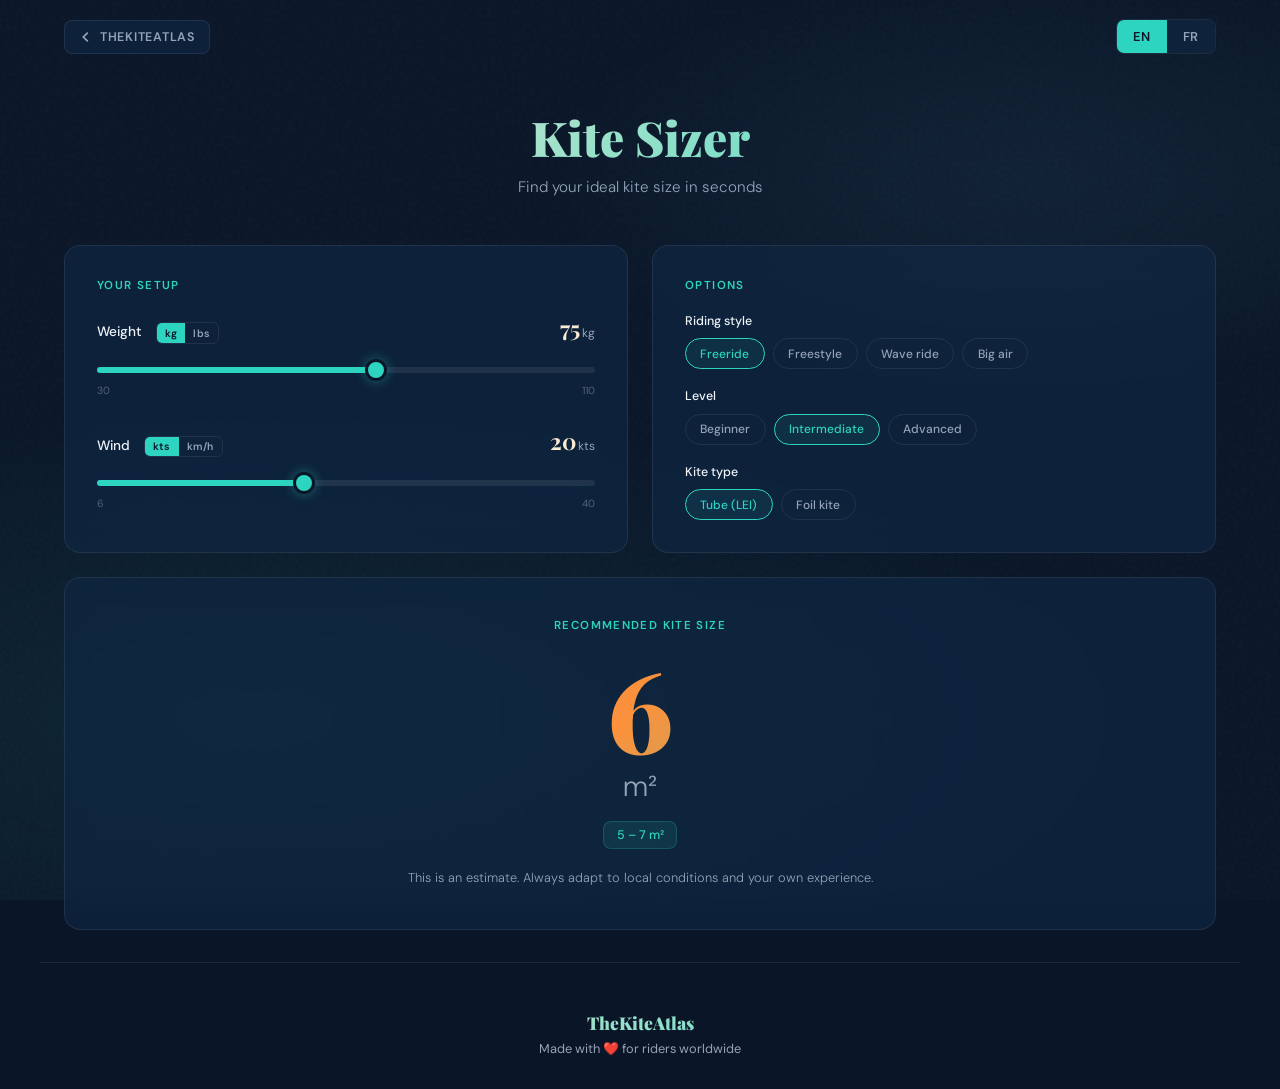
<file: tools/kite-sizer.html>
<!DOCTYPE html>
<html lang="en">
<head>
  <meta charset="UTF-8" />
  <meta name="viewport" content="width=device-width, initial-scale=1.0" />
  <title>Kite Sizer | TheKiteAtlas</title>
  <meta name="description" content="Find your ideal kite size based on your weight, wind speed, riding style and level. Interactive calculator for kitesurfers." />
  <meta property="og:type" content="article" />
  <meta property="og:title" content="Kite Sizer | TheKiteAtlas" />
  <meta property="og:description" content="Find your ideal kite size based on your weight, wind speed, riding style and level." />
  <meta property="og:url" content="https://thekiteatlas.com/tools/kite-sizer.html" />
  <meta property="og:site_name" content="TheKiteAtlas" />
  <meta name="twitter:card" content="summary" />
  <meta name="twitter:title" content="Kite Sizer | TheKiteAtlas" />
  <meta name="twitter:description" content="Find your ideal kite size based on your weight, wind speed, riding style and level." />
  <link rel="icon" href="../favicon.svg" type="image/svg+xml" />
  <link rel="apple-touch-icon" href="../favicon.svg" />
  <link rel="canonical" href="https://thekiteatlas.com/tools/kite-sizer.html" />
  <link href="https://fonts.googleapis.com/css2?family=Playfair+Display:wght@400;700;900&family=DM+Sans:wght@300;400;500;600;700&display=swap" rel="stylesheet" />
  <link rel="stylesheet" href="../style.css" />
  <style>

    .topbar {
      display: flex; align-items: center; justify-content: space-between;
      padding: 1.2rem 1.5rem;
      max-width: 1200px; margin: 0 auto;
    }

    .back-link {
      display: flex; align-items: center; gap: 0.4rem;
      font-size: 0.78rem; font-weight: 600; color: var(--ts);
      text-decoration: none; letter-spacing: 0.06em; text-transform: uppercase;
      padding: 0.5rem 0.9rem; border-radius: 8px;
      background: var(--gl); border: 1px solid var(--gb);
      backdrop-filter: blur(8px); transition: color 0.3s;
    }
    .back-link:hover { color: var(--tq); }
    .back-link svg { width: 14px; height: 14px; }

    .hero {
      text-align: center;
      padding: 2rem 1.5rem 1rem;
      max-width: 1200px; margin: 0 auto;
    }

    .hero h1 {
      font-family: "Playfair Display", serif;
      font-size: clamp(2rem, 5vw, 3rem); font-weight: 900;
      background: linear-gradient(135deg, var(--sl), var(--tq));
      -webkit-background-clip: text; -webkit-text-fill-color: transparent;
      background-clip: text; margin-bottom: 0.5rem;
    }

    .hero p { color: var(--ts); font-size: 0.95rem; font-weight: 300; }

    /* ── Layout ── */
    .calc {
      max-width: 1200px; margin: 2rem auto; padding: 0 1.5rem;
      display: grid; grid-template-columns: 1fr 1fr; gap: 1.5rem;
    }

    .card {
      background: var(--gl); border: 1px solid var(--gb);
      border-radius: 16px; padding: 2rem;
      backdrop-filter: blur(12px);
      transition: transform 0.35s cubic-bezier(0.4, 0, 0.2, 1),
                  box-shadow 0.35s ease, border-color 0.35s ease;
    }

    .card-title {
      font-size: 0.72rem; font-weight: 600;
      letter-spacing: 0.12em; text-transform: uppercase;
      color: var(--tq); margin-bottom: 1.2rem;
    }

    .card.result { grid-column: 1 / -1; }

    .card:not(.result):hover {
      transform: scale(1.02);
      border-color: rgba(45, 212, 191, 0.2);
      box-shadow: 0 8px 40px rgba(45, 212, 191, 0.06);
    }

    /* ── Sliders ── */
    .slider-row { margin-bottom: 1.8rem; }
    .slider-row:last-child { margin-bottom: 0; }

    .slider-header {
      display: flex; justify-content: space-between;
      align-items: baseline; margin-bottom: 0.8rem;
    }

    .slider-label { font-size: 0.85rem; font-weight: 500; color: var(--tp); }

    .slider-value {
      font-family: "Playfair Display", serif;
      font-size: 1.4rem; font-weight: 700; color: var(--sl);
      min-width: 80px; text-align: right;
    }

    .slider-value .unit {
      font-family: "DM Sans", sans-serif;
      font-size: 0.75rem; font-weight: 400; color: var(--ts); margin-left: 2px;
    }

    input[type="range"] {
      -webkit-appearance: none; appearance: none;
      width: 100%; height: 6px; border-radius: 3px;
      background: rgba(255, 255, 255, 0.08); outline: none; cursor: pointer;
    }

    input[type="range"]::-webkit-slider-thumb {
      -webkit-appearance: none; appearance: none;
      width: 22px; height: 22px; border-radius: 50%;
      background: var(--tq); border: 3px solid var(--od);
      box-shadow: 0 0 12px rgba(45, 212, 191, 0.4);
      cursor: pointer; transition: transform 0.2s, box-shadow 0.2s;
    }

    input[type="range"]::-webkit-slider-thumb:hover {
      transform: scale(1.15);
      box-shadow: 0 0 20px rgba(45, 212, 191, 0.6);
    }

    input[type="range"]::-moz-range-thumb {
      width: 22px; height: 22px; border-radius: 50%;
      background: var(--tq); border: 3px solid var(--od);
      box-shadow: 0 0 12px rgba(45, 212, 191, 0.4); cursor: pointer;
    }

    .slider-hints {
      display: flex; justify-content: space-between;
      margin-top: 0.4rem; font-size: 0.65rem; color: var(--ts); opacity: 0.5;
    }

    /* ── Unit toggle ── */
    .unit-toggle {
      display: inline-flex; border-radius: 6px; overflow: hidden;
      border: 1px solid var(--gb); margin-left: 0.6rem; vertical-align: middle;
    }

    .unit-btn {
      padding: 0.2rem 0.5rem; background: transparent; border: none;
      color: var(--ts); font-family: "DM Sans", sans-serif;
      font-size: 0.65rem; font-weight: 600; cursor: pointer;
      transition: all 0.3s; letter-spacing: 0.03em;
    }

    .unit-btn.a { background: var(--tq); color: var(--od); }

    /* ── Pills ── */
    .pill-group { margin-bottom: 1.2rem; }
    .pill-group:last-child { margin-bottom: 0; }

    .pill-group-label {
      font-size: 0.78rem; font-weight: 500; color: var(--tp); margin-bottom: 0.6rem;
    }

    .pills { display: flex; flex-wrap: wrap; gap: 0.5rem; }

    .pill {
      padding: 0.4rem 0.9rem; border-radius: 100px;
      border: 1px solid var(--gb); background: transparent;
      color: var(--ts); font-family: "DM Sans", sans-serif;
      font-size: 0.75rem; font-weight: 500; cursor: pointer;
      transition: all 0.3s;
    }

    .pill:hover { border-color: var(--tq); color: var(--tq); }

    .pill.a {
      border-color: var(--tq); color: var(--tq);
      background: rgba(45, 212, 191, 0.08);
    }

    /* ── Result ── */
    .result { text-align: center; padding: 2.5rem 2rem; position: relative; overflow: hidden; }

    .result-glow {
      position: absolute; top: 50%; left: 50%;
      width: 200px; height: 200px;
      transform: translate(-50%, -60%);
      background: radial-gradient(circle, rgba(45, 212, 191, 0.12) 0%, transparent 70%);
      pointer-events: none; transition: opacity 0.5s;
      opacity: 0;
    }

    .result-glow.pulse { opacity: 1; }

    .result-size {
      font-family: "Playfair Display", serif;
      font-size: clamp(4rem, 12vw, 7rem); font-weight: 900; line-height: 1;
      background: linear-gradient(135deg, var(--coral), var(--sun), var(--tq));
      -webkit-background-clip: text; -webkit-text-fill-color: transparent;
      background-clip: text; transition: transform 0.3s ease;
      position: relative;
    }

    .result-unit {
      font-family: "DM Sans", sans-serif;
      font-size: clamp(1.2rem, 3vw, 1.8rem); font-weight: 300;
      color: var(--ts); margin-top: 0.2rem;
    }

    .result-note {
      margin-top: 1.2rem; font-size: 0.8rem; color: var(--ts);
      font-weight: 300; line-height: 1.6;
    }

    .range-badge {
      display: inline-block;
      background: rgba(45, 212, 191, 0.1);
      border: 1px solid rgba(45, 212, 191, 0.2);
      border-radius: 8px; padding: 0.3rem 0.8rem; margin-top: 1rem;
      font-size: 0.78rem; color: var(--tq); font-weight: 500;
    }

    footer { padding: 3rem 1.5rem 2rem; max-width: 1200px; margin: 0 auto; }

    @media (max-width: 768px) {
      .calc { grid-template-columns: 1fr; }
      .card { padding: 1.4rem; }
      .result { padding: 2rem 1rem; }
      .topbar { padding: 1rem; }
    }

  </style>
</head>

<body>
  <div class="G"></div>

  <div class="C">

    <div class="topbar">
      <a class="back-link" href="../index.html" aria-label="Back to TheKiteAtlas home">
        <svg viewBox="0 0 16 16" fill="none" stroke="currentColor" stroke-width="2" aria-hidden="true"><path d="M10 3L5 8l5 5"/></svg>
        <span id="backLabel">TheKiteAtlas</span>
      </a>
      <div class="ls" role="group" aria-label="Language switcher">
        <button class="lb a" data-lang="en" aria-label="English">EN</button>
        <button class="lb" data-lang="fr" aria-label="Français">FR</button>
      </div>
    </div>

    <section class="hero">
      <h1 id="title">Kite Sizer</h1>
      <p id="subtitle">Find your ideal kite size in seconds</p>
    </section>

    <div class="calc">

      <!-- Inputs -->
      <div class="card">
        <div class="card-title" id="inputsTitle">Your setup</div>

        <div class="slider-row">
          <div class="slider-header">
            <span class="slider-label">
              <span id="weightLabel">Weight</span>
              <span class="unit-toggle" id="weightUnitToggle">
                <button class="unit-btn a" data-unit="kg">kg</button>
                <button class="unit-btn" data-unit="lbs">lbs</button>
              </span>
            </span>
            <span class="slider-value"><span id="weightVal">75</span><span class="unit" id="weightUnit">kg</span></span>
          </div>
          <input type="range" id="weightSlider" min="30" max="110" value="75" step="1" />
          <div class="slider-hints"><span id="weightMin">30</span><span id="weightMax">110</span></div>
        </div>

        <div class="slider-row">
          <div class="slider-header">
            <span class="slider-label">
              <span id="windLabel">Wind</span>
              <span class="unit-toggle" id="windUnitToggle">
                <button class="unit-btn a" data-unit="kts">kts</button>
                <button class="unit-btn" data-unit="kmh">km/h</button>
              </span>
            </span>
            <span class="slider-value"><span id="windVal">20</span><span class="unit" id="windUnit">kts</span></span>
          </div>
          <input type="range" id="windSlider" min="6" max="40" value="20" step="1" />
          <div class="slider-hints"><span id="windMin">6</span><span id="windMax">40</span></div>
        </div>
      </div>

      <!-- Options -->
      <div class="card card-opts">
        <div class="card-title" id="optionsTitle">Options</div>

        <div class="pill-group">
          <div class="pill-group-label" id="styleLabel">Riding style</div>
          <div class="pills" id="stylePills">
            <button class="pill a" data-style="freeride">Freeride</button>
            <button class="pill" data-style="freestyle">Freestyle</button>
            <button class="pill" data-style="wave">Wave ride</button>
            <button class="pill" data-style="bigair">Big air</button>
          </div>
        </div>

        <div class="pill-group">
          <div class="pill-group-label" id="levelLabel">Level</div>
          <div class="pills" id="levelPills">
            <button class="pill" data-level="beginner" id="levelBeg">Beginner</button>
            <button class="pill a" data-level="intermediate" id="levelInt">Intermediate</button>
            <button class="pill" data-level="advanced" id="levelAdv">Advanced</button>
          </div>
        </div>

        <div class="pill-group">
          <div class="pill-group-label" id="kiteTypeLabel">Kite type</div>
          <div class="pills" id="kiteTypePills">
            <button class="pill a" data-ktype="tube" id="ktTube">Tube (LEI)</button>
            <button class="pill" data-ktype="foil" id="ktFoil">Foil kite</button>
          </div>
        </div>
      </div>

      <!-- Result -->
      <div class="card result" id="resultCard">
        <div class="result-glow" id="glow"></div>
        <div class="card-title" id="resultTitle">Recommended kite size</div>
        <div class="result-size" id="resultSize">10</div>
        <div class="result-unit">m²</div>
        <div class="range-badge" id="resultRange">9 – 11 m²</div>
        <p class="result-note" id="resultNote">This is an estimate. Always adapt to local conditions and your own experience.</p>
      </div>

    </div>

    <footer>
      <div class="logo">TheKiteAtlas</div>
      <p id="footerText">Made with &#10084;&#65039; for riders worldwide</p>
    </footer>

  </div>

  <script>
    /* ═══════════════════════════════════════════
       Translations
       ═══════════════════════════════════════════ */
    const UI = {
      en: {
        title: "Kite Sizer",
        subtitle: "Find your ideal kite size in seconds",
        back: "TheKiteAtlas",
        inputs: "Your setup",
        weight: "Weight",
        wind: "Wind",
        options: "Options",
        style: "Riding style",
        level: "Level",
        kiteType: "Kite type",
        tube: "Tube (LEI)",
        foil: "Foil kite",
        beginner: "Beginner",
        intermediate: "Intermediate",
        advanced: "Advanced",
        result: "Recommended kite size",
        note: "This is an estimate. Always adapt to local conditions and your own experience.",
        footer: "Made with \u2764\uFE0F for riders worldwide",
      },
      fr: {
        title: "Kite Sizer",
        subtitle: "Trouve ta taille de kite en quelques secondes",
        back: "TheKiteAtlas",
        inputs: "Ton setup",
        weight: "Poids",
        wind: "Vent",
        options: "Options",
        style: "Style de ride",
        level: "Niveau",
        kiteType: "Type de kite",
        tube: "Tube (LEI)",
        foil: "Foil kite",
        beginner: "Débutant",
        intermediate: "Intermédiaire",
        advanced: "Confirmé",
        result: "Taille de kite recommandée",
        note: "Ceci est une estimation. Adapte toujours aux conditions locales et à ton expérience.",
        footer: "Fait avec \u2764\uFE0F pour les riders du monde entier",
      },
    };

    /* ═══════════════════════════════════════════
       State
       ═══════════════════════════════════════════ */
    let lang = "en";
    let weightUnit = "kg";
    let windUnit = "kts";
    let style = "freeride";
    let level = "intermediate";
    let kiteType = "tube";
    let displayedSize = 10;

    const KG_TO_LBS = 2.205;
    const KTS_TO_KMH = 1.852;

    function getWeightKg() {
      const v = parseInt(document.getElementById("weightSlider").value);
      return weightUnit === "lbs" ? v / KG_TO_LBS : v;
    }

    function getWindKts() {
      const v = parseInt(document.getElementById("windSlider").value);
      return windUnit === "kmh" ? v / KTS_TO_KMH : v;
    }

    /* ═══════════════════════════════════════════
       Kite size model — lookup table + interpolation

       Calibrated from real-world kite size charts
       (Duotone, Core, Cabrinha, Ozone) for a 75 kg
       rider on a tube (LEI) kite, freeride, intermediate.

       Foil kites generate more lift per m² thanks to
       Formula: kite_m2 = (weight_kg / wind_kts) × K × style × level

       K coefficient by kite type (benchmarked against 12 brands):
         Tube (LEI) + twintip:  K = 2.2
         Foil kite + twintip:   K = 1.5

       See tools/KITE-SIZER-SPEC.md for full calibration data.
       ═══════════════════════════════════════════ */

    function calcKiteSize() {
      const wKg = getWeightKg();
      const wKts = getWindKts();

      // Base coefficient by kite type (calibrated against 11 brands, see KITE-SIZER-SPEC.md)
      const K = kiteType === "foil" ? 1.6 : 1.7;

      // Core formula
      let size = (wKg / wKts) * K;

      // Style multiplier
      const sm = { freeride: 1.0, freestyle: 0.90, wave: 0.85, bigair: 1.15 };
      size *= (sm[style] || 1.0);

      // Level multiplier
      const lm = { beginner: 1.15, intermediate: 1.0, advanced: 0.90 };
      size *= (lm[level] || 1.0);

      return Math.max(3, Math.min(25, size));
    }

    /* ═══════════════════════════════════════════
       Animated number counter
       ═══════════════════════════════════════════ */
    let animFrame = null;

    function animateSize(target) {
      const el = document.getElementById("resultSize");
      const start = displayedSize;
      const diff = target - start;
      if (Math.abs(diff) < 0.01) { el.textContent = Math.round(target); return; }

      const duration = 250;
      const t0 = performance.now();

      function tick(now) {
        const p = Math.min(1, (now - t0) / duration);
        const ease = 1 - Math.pow(1 - p, 3); // ease-out cubic
        const current = start + diff * ease;
        el.textContent = Math.round(current);
        if (p < 1) animFrame = requestAnimationFrame(tick);
        else displayedSize = target;
      }

      if (animFrame) cancelAnimationFrame(animFrame);
      animFrame = requestAnimationFrame(tick);
    }

    /* ═══════════════════════════════════════════
       Glow pulse effect
       ═══════════════════════════════════════════ */
    let glowTimer = null;

    function pulseGlow() {
      const g = document.getElementById("glow");
      g.classList.add("pulse");
      if (glowTimer) clearTimeout(glowTimer);
      glowTimer = setTimeout(() => g.classList.remove("pulse"), 500);
    }

    /* ═══════════════════════════════════════════
       Update
       ═══════════════════════════════════════════ */
    function update() {
      const ws = document.getElementById("weightSlider");
      const windS = document.getElementById("windSlider");

      document.getElementById("weightVal").textContent = ws.value;
      document.getElementById("windVal").textContent = windS.value;

      const size = calcKiteSize();
      const rounded = Math.round(size);
      const lo = Math.max(3, Math.round(size * 0.85));
      const hi = Math.min(25, Math.round(size * 1.15));

      animateSize(size);
      document.getElementById("resultRange").textContent = `${lo} – ${hi} m²`;

      pulseGlow();
      updateSliderTrack(ws);
      updateSliderTrack(windS);
    }

    function updateSliderTrack(s) {
      const pct = ((s.value - s.min) / (s.max - s.min)) * 100;
      s.style.background = `linear-gradient(to right, var(--tq) 0%, var(--tq) ${pct}%, rgba(255,255,255,0.08) ${pct}%)`;
    }

    /* ═══════════════════════════════════════════
       Unit toggles
       ═══════════════════════════════════════════ */
    function switchWeightUnit(u) {
      const s = document.getElementById("weightSlider");
      const v = parseInt(s.value);
      if (u === "lbs" && weightUnit === "kg") {
        s.min = Math.round(30 * KG_TO_LBS); s.max = Math.round(110 * KG_TO_LBS);
        s.value = Math.round(v * KG_TO_LBS);
      } else if (u === "kg" && weightUnit === "lbs") {
        s.min = 30; s.max = 110; s.value = Math.round(v / KG_TO_LBS);
      }
      weightUnit = u;
      document.getElementById("weightUnit").textContent = u;
      document.getElementById("weightMin").textContent = s.min;
      document.getElementById("weightMax").textContent = s.max;
      document.querySelectorAll("#weightUnitToggle .unit-btn").forEach(b => b.classList.toggle("a", b.dataset.unit === u));
      update();
    }

    function switchWindUnit(u) {
      const s = document.getElementById("windSlider");
      const v = parseInt(s.value);
      if (u === "kmh" && windUnit === "kts") {
        s.min = Math.round(6 * KTS_TO_KMH); s.max = Math.round(40 * KTS_TO_KMH);
        s.value = Math.round(v * KTS_TO_KMH);
      } else if (u === "kts" && windUnit === "kmh") {
        s.min = 6; s.max = 40; s.value = Math.round(v / KTS_TO_KMH);
      }
      windUnit = u;
      document.getElementById("windUnit").textContent = u === "kmh" ? "km/h" : "kts";
      document.getElementById("windMin").textContent = s.min;
      document.getElementById("windMax").textContent = s.max;
      document.querySelectorAll("#windUnitToggle .unit-btn").forEach(b => b.classList.toggle("a", b.dataset.unit === u));
      update();
    }

    /* ═══════════════════════════════════════════
       Language
       ═══════════════════════════════════════════ */
    function switchLang(l) {
      lang = l;
      document.documentElement.lang = l;
      const t = UI[l];
      document.getElementById("title").textContent = t.title;
      document.getElementById("subtitle").textContent = t.subtitle;
      document.getElementById("backLabel").textContent = t.back;
      document.getElementById("inputsTitle").textContent = t.inputs;
      document.getElementById("weightLabel").textContent = t.weight;
      document.getElementById("windLabel").textContent = t.wind;
      document.getElementById("optionsTitle").textContent = t.options;
      document.getElementById("styleLabel").textContent = t.style;
      document.getElementById("levelLabel").textContent = t.level;
      document.getElementById("kiteTypeLabel").textContent = t.kiteType;
      document.getElementById("ktTube").textContent = t.tube;
      document.getElementById("ktFoil").textContent = t.foil;
      document.getElementById("levelBeg").textContent = t.beginner;
      document.getElementById("levelInt").textContent = t.intermediate;
      document.getElementById("levelAdv").textContent = t.advanced;
      document.getElementById("resultTitle").textContent = t.result;
      document.getElementById("resultNote").textContent = t.note;
      document.getElementById("footerText").textContent = t.footer;
      document.querySelectorAll(".lb").forEach(b => b.classList.toggle("a", b.dataset.lang === l));
    }

    /* ═══════════════════════════════════════════
       Events
       ═══════════════════════════════════════════ */
    document.getElementById("weightSlider").addEventListener("input", update);
    document.getElementById("windSlider").addEventListener("input", update);

    document.getElementById("weightUnitToggle").addEventListener("click", e => {
      const b = e.target.closest(".unit-btn"); if (b) switchWeightUnit(b.dataset.unit);
    });
    document.getElementById("windUnitToggle").addEventListener("click", e => {
      const b = e.target.closest(".unit-btn"); if (b) switchWindUnit(b.dataset.unit);
    });

    document.getElementById("stylePills").addEventListener("click", e => {
      const p = e.target.closest(".pill"); if (!p) return;
      document.querySelectorAll("#stylePills .pill").forEach(x => x.classList.remove("a"));
      p.classList.add("a"); style = p.dataset.style; update();
    });

    document.getElementById("levelPills").addEventListener("click", e => {
      const p = e.target.closest(".pill"); if (!p) return;
      document.querySelectorAll("#levelPills .pill").forEach(x => x.classList.remove("a"));
      p.classList.add("a"); level = p.dataset.level; update();
    });

    document.getElementById("kiteTypePills").addEventListener("click", e => {
      const p = e.target.closest(".pill"); if (!p) return;
      document.querySelectorAll("#kiteTypePills .pill").forEach(x => x.classList.remove("a"));
      p.classList.add("a"); kiteType = p.dataset.ktype; update();
    });

    document.querySelectorAll(".lb").forEach(b => b.addEventListener("click", () => switchLang(b.dataset.lang)));

    const browserLang = (navigator.language || "en").startsWith("fr") ? "fr" : "en";
    switchLang(browserLang);
    update();
  </script>
</body>
</html>
</file>
<file: style.css>
/* ═══════════════════════════════════════════════════════════════
   TheKiteAtlas — Shared stylesheet
   ═══════════════════════════════════════════════════════════════ */

/* ── Variables ── */
:root {
  --od:   #0a1628;
  --sand: #f0d9a8;
  --sl:   #faecd4;
  --coral:#ff6b4a;
  --tq:   #2dd4bf;
  --sky:  #7dd3fc;
  --wi:   #a78bfa;
  --sun:  #fb923c;
  --tp:   #f1f5f9;
  --ts:   #94a3b8;
  --gl:   rgba(15, 40, 71, 0.6);
  --gb:   rgba(255, 255, 255, 0.08);
  --rd:   #ef4444;
  --gn:   #22c55e;
}

/* ── Reset ── */
* { margin: 0; padding: 0; box-sizing: border-box; }
html { scroll-behavior: smooth; }

/* ── Base ── */
body {
  font-family: "DM Sans", sans-serif;
  background: var(--od);
  color: var(--tp);
  overflow-x: hidden;
  min-height: 100vh;
}

body::before {
  content: "";
  position: fixed; inset: 0;
  background:
    radial-gradient(ellipse 120% 60% at 20% 80%, rgba(45, 212, 191, 0.08) 0%, transparent 60%),
    radial-gradient(ellipse 80%  50% at 80% 20%, rgba(125, 211, 252, 0.06) 0%, transparent 50%);
  pointer-events: none;
  z-index: 0;
}

/* ── Grain overlay ── */
.G {
  position: fixed; inset: 0;
  background-image: url("data:image/svg+xml,%3Csvg viewBox='0 0 256 256' xmlns='http://www.w3.org/2000/svg'%3E%3Cfilter id='n'%3E%3CfeTurbulence type='fractalNoise' baseFrequency='.9' numOctaves='4' stitchTiles='stitch'/%3E%3C/filter%3E%3Crect width='100%25' height='100%25' filter='url(%23n)' opacity='.03'/%3E%3C/svg%3E");
  pointer-events: none;
  z-index: 1;
}

/* ── Content wrapper ── */
.C { position: relative; z-index: 2; }

/* ── Language switcher ── */
.ls {
  display: flex;
  border-radius: 8px;
  overflow: hidden;
  border: 1px solid var(--gb);
}

.lb {
  padding: 0.5rem 1rem;
  background: var(--gl);
  border: none;
  color: var(--ts);
  font-family: "DM Sans", sans-serif;
  font-size: 0.8rem;
  font-weight: 600;
  cursor: pointer;
  transition: all 0.3s;
  letter-spacing: 0.05em;
}

.lb.a { background: var(--tq); color: var(--od); }
.lb:hover:not(.a) { color: var(--tq); }

/* ── Tags ── */
.tag {
  display: inline-block;
  font-size: 0.68rem;
  font-weight: 500;
  padding: 3px 10px;
  border-radius: 100px;
  letter-spacing: 0.03em;
}

.tag-tq    { background: rgba(45,  212, 191, 0.12); color: var(--tq);   border: 1px solid rgba(45,  212, 191, 0.25); }
.tag-coral { background: rgba(255, 107, 74,  0.12); color: var(--coral); border: 1px solid rgba(255, 107, 74,  0.25); }
.tag-wi    { background: rgba(167, 139, 250, 0.15); color: var(--wi);   border: 1px solid rgba(167, 139, 250, 0.25); }
.tag-sun   { background: rgba(251, 146, 60,  0.12); color: var(--sun);  border: 1px solid rgba(251, 146, 60,  0.25); }
.tag-sky   { background: rgba(125, 211, 252, 0.12); color: var(--sky);  border: 1px solid rgba(125, 211, 252, 0.20); }
.tag-gn    { background: rgba(34,  197, 94,  0.12); color: var(--gn);   border: 1px solid rgba(34,  197, 94,  0.25); }
.tag-rd    { background: rgba(239, 68,  68,  0.12); color: var(--rd);   border: 1px solid rgba(239, 68,  68,  0.25); }

/* ── Wind rating bars ── */
.wr { display: flex; gap: 2px; align-items: flex-end; }
.wb { width: 4px; border-radius: 2px; background: rgba(167, 139, 250, 0.2); }
.wb.a  { background: var(--wi); } /* index.html usage */
.wb.on { background: var(--wi); } /* dakhla.html usage */

/* ── Footer ── */
footer {
  text-align: center;
  color: var(--ts);
  font-size: 0.8rem;
  border-top: 1px solid var(--gb);
  margin: 0 auto;
}

footer .logo {
  font-family: "Playfair Display", serif;
  font-size: 1.1rem;
  font-weight: 900;
  margin-bottom: 6px;
  background: linear-gradient(135deg, var(--sl), var(--tq));
  -webkit-background-clip: text;
  -webkit-text-fill-color: transparent;
  background-clip: text;
}

/* ── Animations ── */
@keyframes fadeUp {
  from { opacity: 0; transform: translateY(8px); }
  to   { opacity: 1; transform: translateY(0); }
}
</file>
